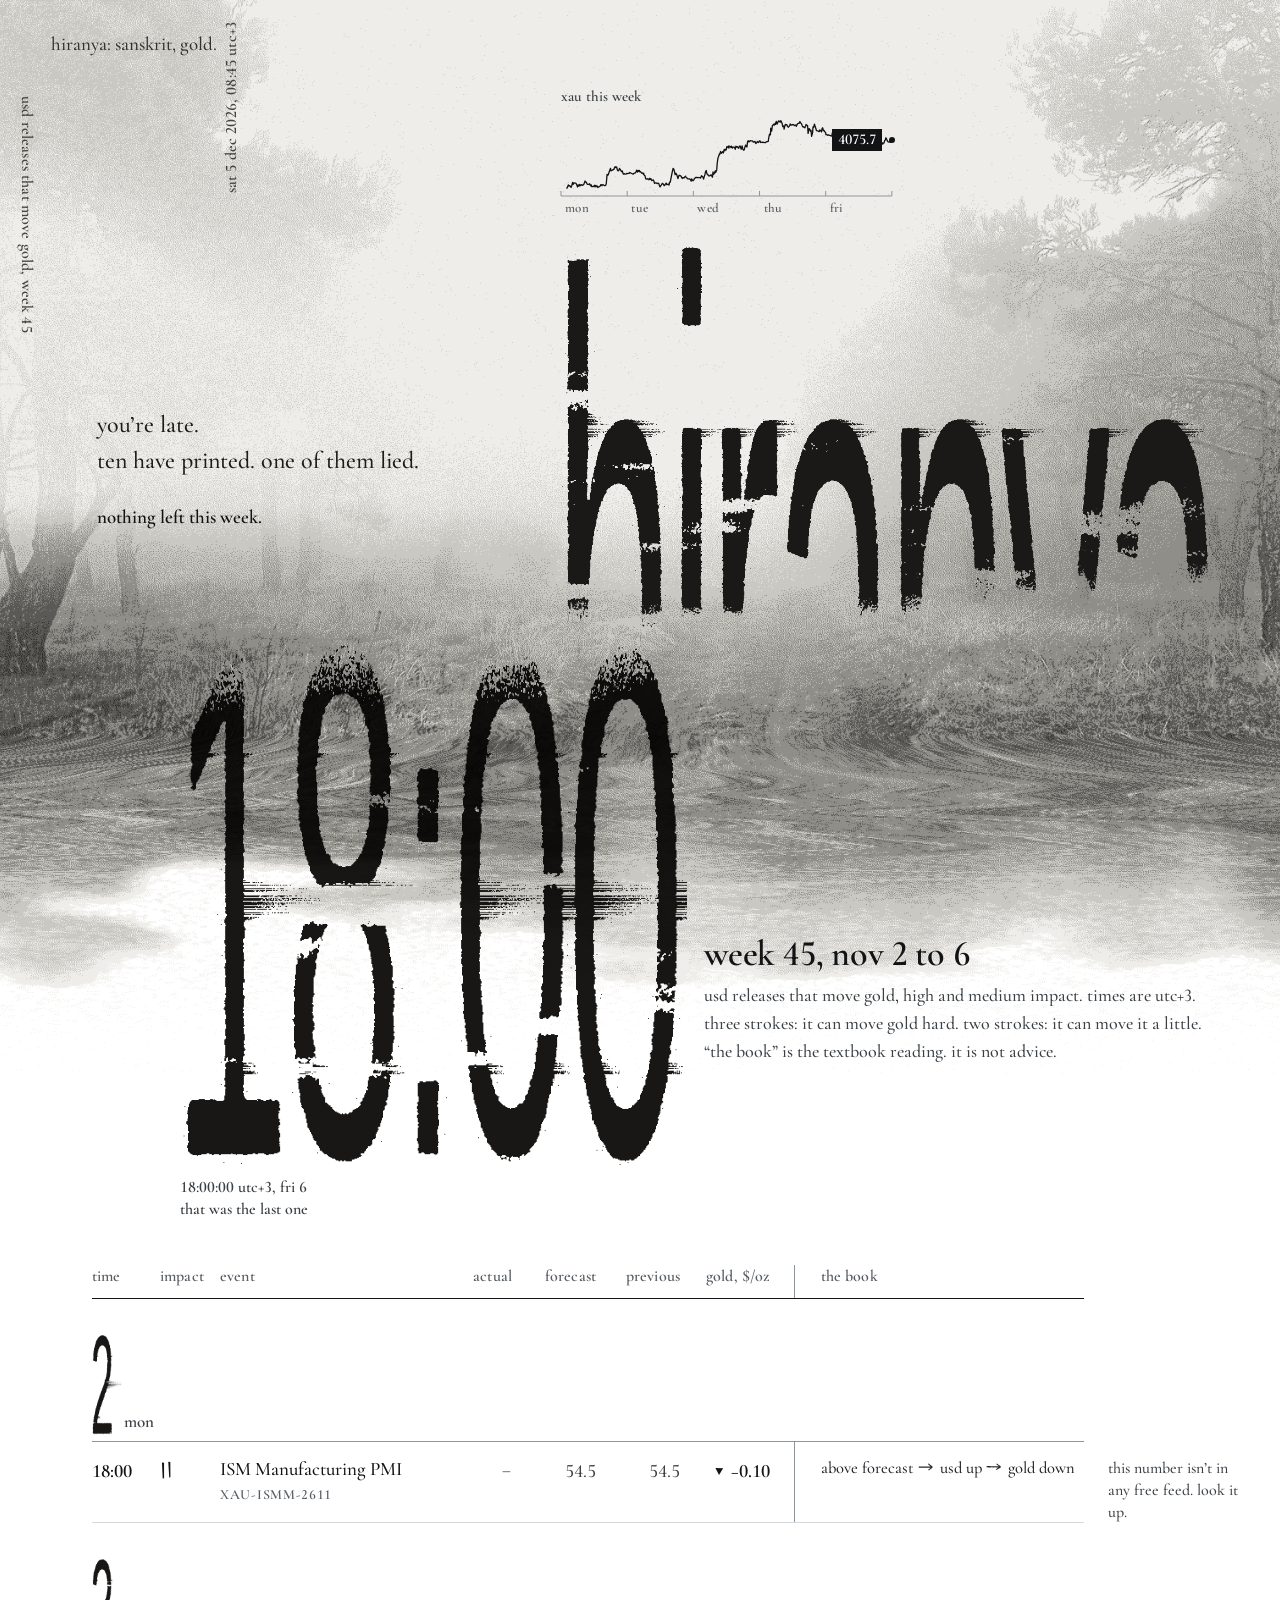
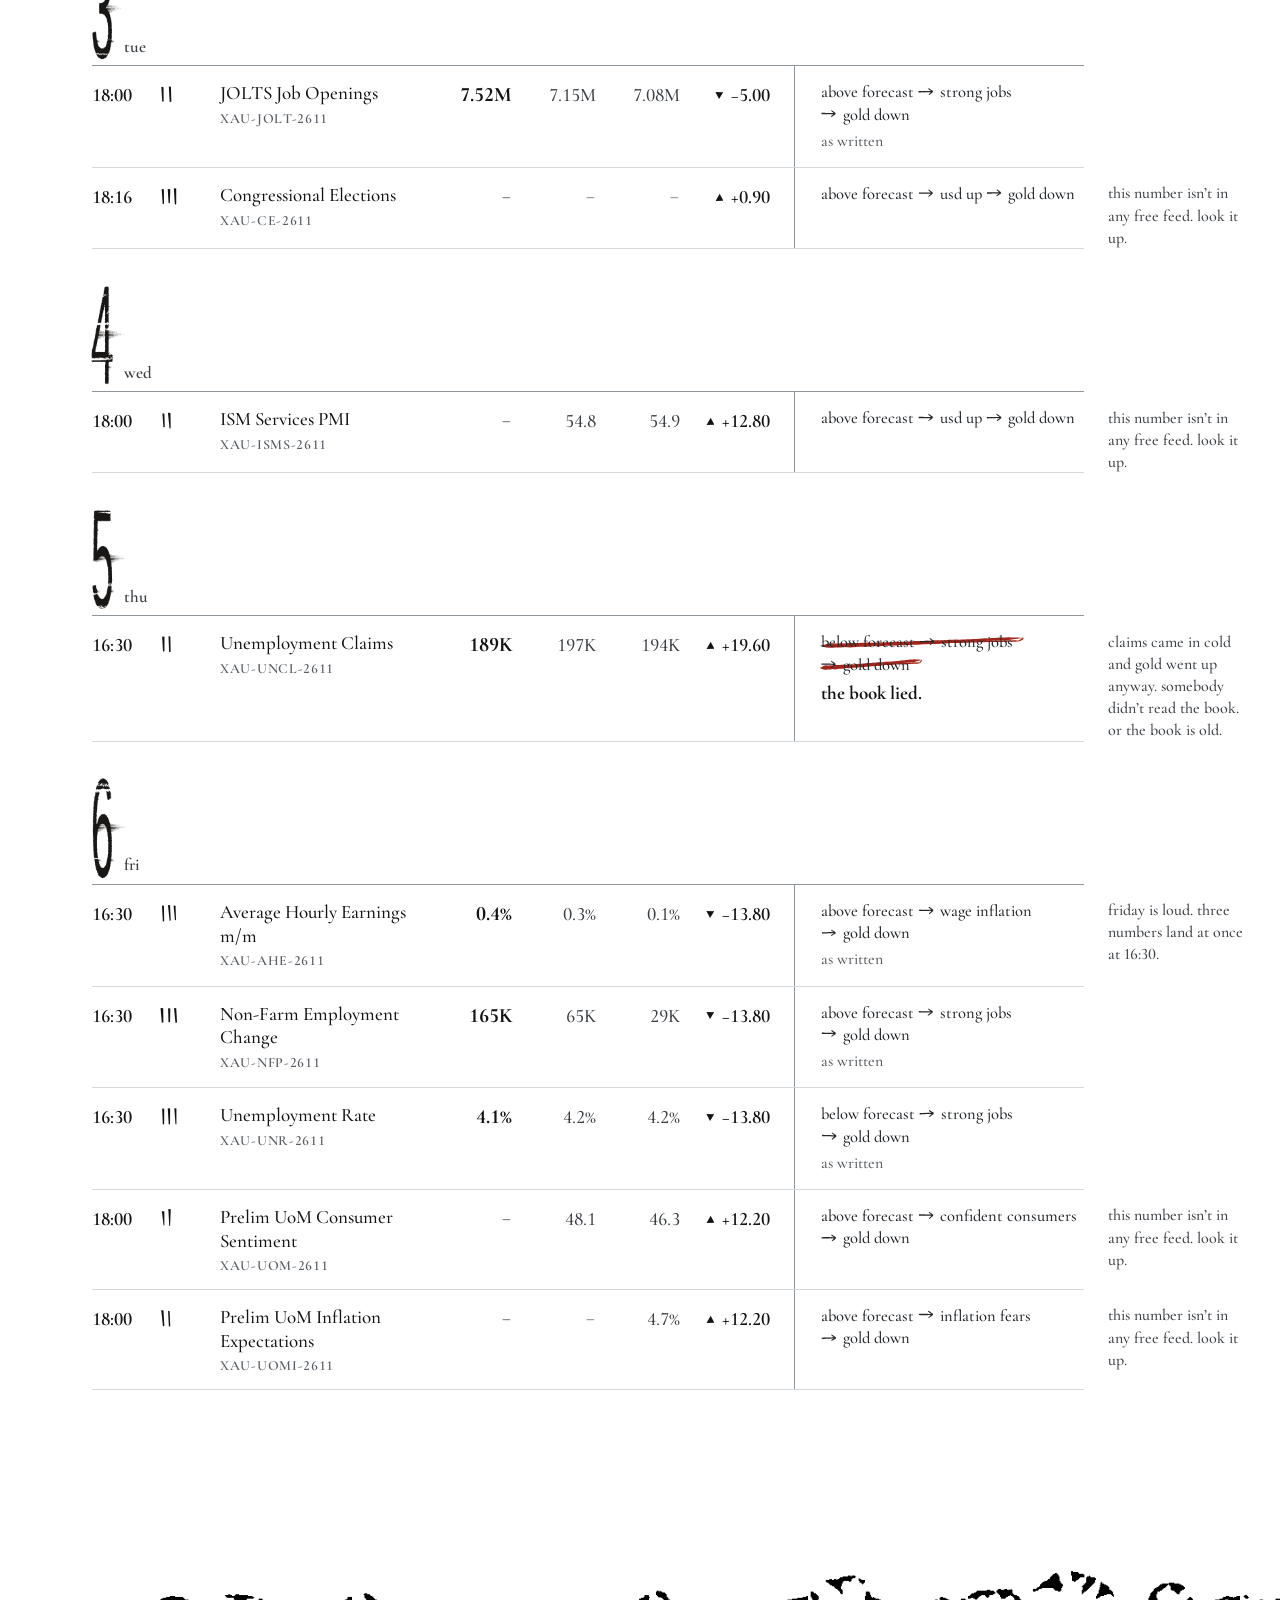
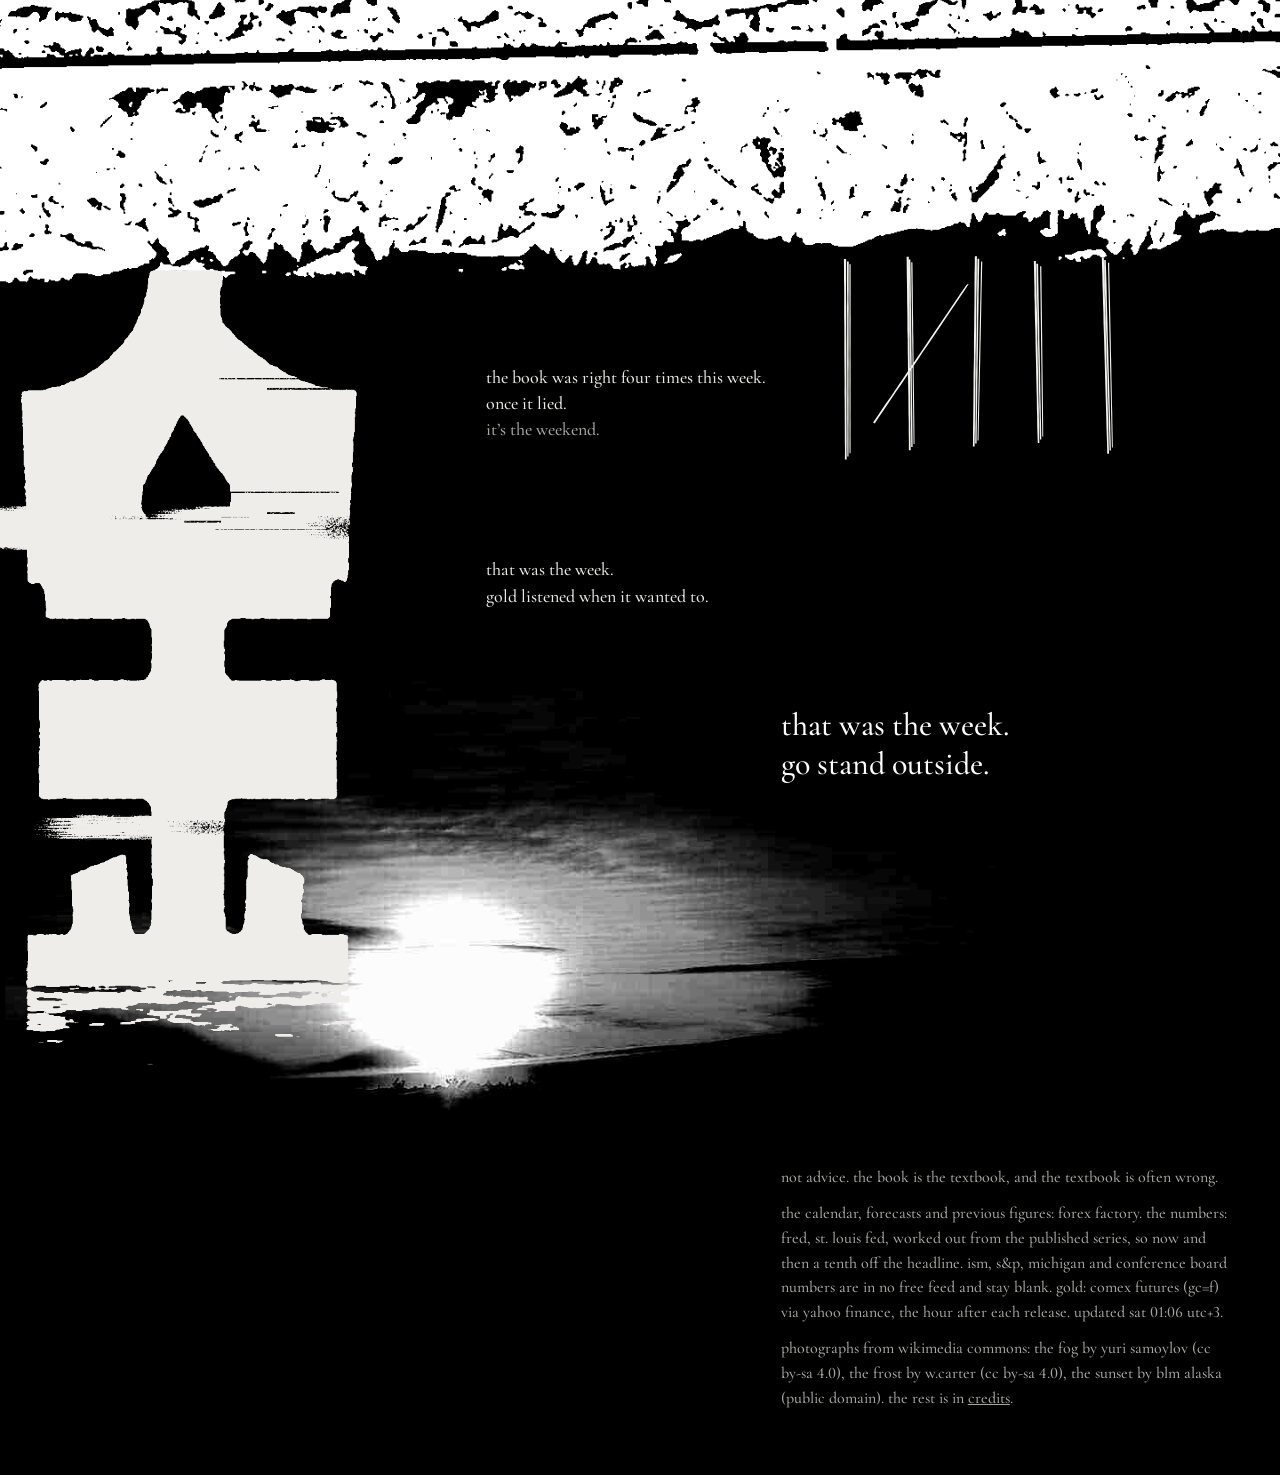
<file: docs/index.html>
<!doctype html>
<html lang="en">
<head>
<meta charset="utf-8">
<meta name="viewport" content="width=device-width, initial-scale=1">
<title>hiranya</title>
<meta name="description" content="the usd releases that move gold this week, in utc+3: the number, the forecast, what the textbook says and what gold did. it starts in fog, clears into the week, and goes under the ice after sunset.">
<link rel="preconnect" href="https://fonts.googleapis.com">
<link rel="preconnect" href="https://fonts.gstatic.com" crossorigin>
<link href="https://fonts.googleapis.com/css2?family=Cormorant+Garamond:wght@500;600;700&display=swap" rel="stylesheet">
<link rel="stylesheet" href="style.css">
<!-- the eight-rayed star: svg for the tab (it turns pale on dark tabs), ico where svg is not read,
     the worn white one for a phone's home screen -->
<link rel="icon" href="favicon.ico" sizes="32x32">
<link rel="icon" href="icon.svg" type="image/svg+xml">
<link rel="apple-touch-icon" href="apple-touch-icon.png">
</head>
<body>

<!-- the fog. the ground under the word is dragged sideways and burns out into the page. -->
<header class="fog">
  <img class="fog-photo" src="img/hero.png" width="1920" height="1400" alt="">
  <div class="mark">
    <h1><img src="img/hiranya.png" width="1200" height="1452" alt="hiranya"></h1>
    <!-- gold this week, monday 00:00 to saturday 00:00, drawn from data.json in the sky over the word -->
    <figure class="gold" role="img" aria-label="" data-gold hidden>
      <figcaption aria-hidden="true">xau this week</figcaption>
      <div class="gold-plot" aria-hidden="true">
        <svg viewBox="0 0 1000 300" preserveAspectRatio="none">
          <path class="gold-axis" d="M0,300H1000M0,300v-18M200,300v-18M400,300v-18M600,300v-18M800,300v-18M1000,300v-18"/>
          <path data-goldline d=""/>
        </svg>
        <p class="gold-now" data-xau-now><span></span></p>
      </div>
      <ol class="gold-days" aria-hidden="true"><li>mon</li><li>tue</li><li>wed</li><li>thu</li><li>fri</li></ol>
    </figure>
  </div>
  <img class="fog-front" src="img/hero-front.png" width="1920" height="1400" alt="">

  <p class="gloss">hiranya: sanskrit, gold.</p>
  <p class="side">usd releases that move gold, week <span data-week-no></span></p>
  <p class="stamp-time" aria-hidden="true"><span data-clock-long></span> utc+3</p>

  <div class="lost">
    <p data-voice-early></p>
    <p data-voice-printed></p>
    <p class="gone" data-gone hidden></p>
    <p class="count" data-count></p>
  </div>

  <!-- the next release time, set in loose copier glyphs (img/t/) -->
  <div class="bigtime" data-bigtime role="img" aria-label=""></div>
  <p class="bigtime-cap tnum" data-bigtime-cap></p>
</header>

<main class="week">
  <div class="intro">
    <h2 data-week-title>this week</h2>
    <p>usd releases that move gold, high and medium impact. times are utc+3.</p>
    <p>three strokes: it can move gold hard. two strokes: it can move it a little.</p>
    <p>“the book” is the textbook reading. it is not advice.</p>
  </div>

  <div class="cal-wrap">
    <table class="cal">
      <caption class="sr">usd economic calendar for gold this week, times in utc+3: impact, actual, forecast, previous, what gold did in dollars per ounce in the hour after, and the textbook rule for each release.</caption>
      <colgroup>
        <col class="c-time"><col class="c-imp"><col class="c-ev"><col class="c-num"><col class="c-num"><col class="c-num"><col class="c-gold"><col class="c-book"><col class="c-aside">
      </colgroup>
      <thead>
        <tr>
          <th scope="col">time</th>
          <th scope="col">impact</th>
          <th scope="col">event</th>
          <th scope="col" class="n">actual</th>
          <th scope="col" class="n">forecast</th>
          <th scope="col" class="n">previous</th>
          <th scope="col" class="n g">gold, $/oz</th>
          <th scope="col" class="bk">the book</th>
          <th scope="col" class="aside"><span class="sr">notes</span></th>
        </tr>
      </thead>
      <!-- one tbody per day, written by script.js from data.json -->
    </table>
  </div>
  <p class="empty" data-empty hidden>nothing on the calendar this week. the fog is all there is.</p>
  <noscript><p class="empty">the week is written in by javascript. without it there is only the fog.</p></noscript>
</main>

<!-- the page goes under at the frost line and stays dark. 金 stands on the same horizon as the sun. -->
<section class="night" aria-label="the week so far, and the end">
  <img class="frost" src="img/frost-line.png" width="1440" height="450"
       alt="a wire furred with hoarfrost, copied until only black and white are left: one hard black line with ice standing on it and hanging from it. above it the page is white, below it everything is dark.">

  <div class="scratched">
    <svg class="scratch" data-scratch viewBox="0 0 300 260" role="img" aria-label="" hidden><path d=""/></svg>
    <div class="tally-words">
      <p data-book-right></p>
      <p data-book-lied></p>
      <p class="dim" data-weekday-line></p>
    </div>
  </div>

  <div class="sunset">
    <img class="sun" src="img/after-sunset.jpg" width="1440" height="700"
         alt="after sunset: the sky over a low ridge gone almost black, the sun a white hole at the horizon.">
    <div class="kin-wrap">
      <img class="kin" src="img/kin-white.png" width="750" height="1310"
           alt="金, the character for gold, white and worn like a bad photocopy, hanging from the ice at the left edge, its foot on the horizon beside the sun.">
    </div>
    <p class="last" data-last></p>
    <p class="wait" data-wait></p>
  </div>

  <footer class="fine">
    <p>not advice. the book is the textbook, and the textbook is often wrong.</p>
    <p>the calendar, forecasts and previous figures: forex factory. the numbers: fred, st. louis fed, worked out from the published series, so now and then a tenth off the headline. ism, s&amp;p, michigan and conference board numbers are in no free feed and stay blank. gold: comex futures (gc=f) via yahoo finance, the hour after each release. updated <span data-updated>–</span>.</p>
    <p>photographs from wikimedia commons: the fog by yuri samoylov (cc by-sa 4.0), the frost by w.carter (cc by-sa 4.0), the sunset by blm alaska (public domain). the rest is in <a href="https://github.com/vajraniti/s88s8s8s8s8s8/blob/sssss8s8s8/docs/CREDITS.md">credits</a>.</p>
  </footer>
</section>

<script src="script.js"></script>
</body>
</html>
</file>
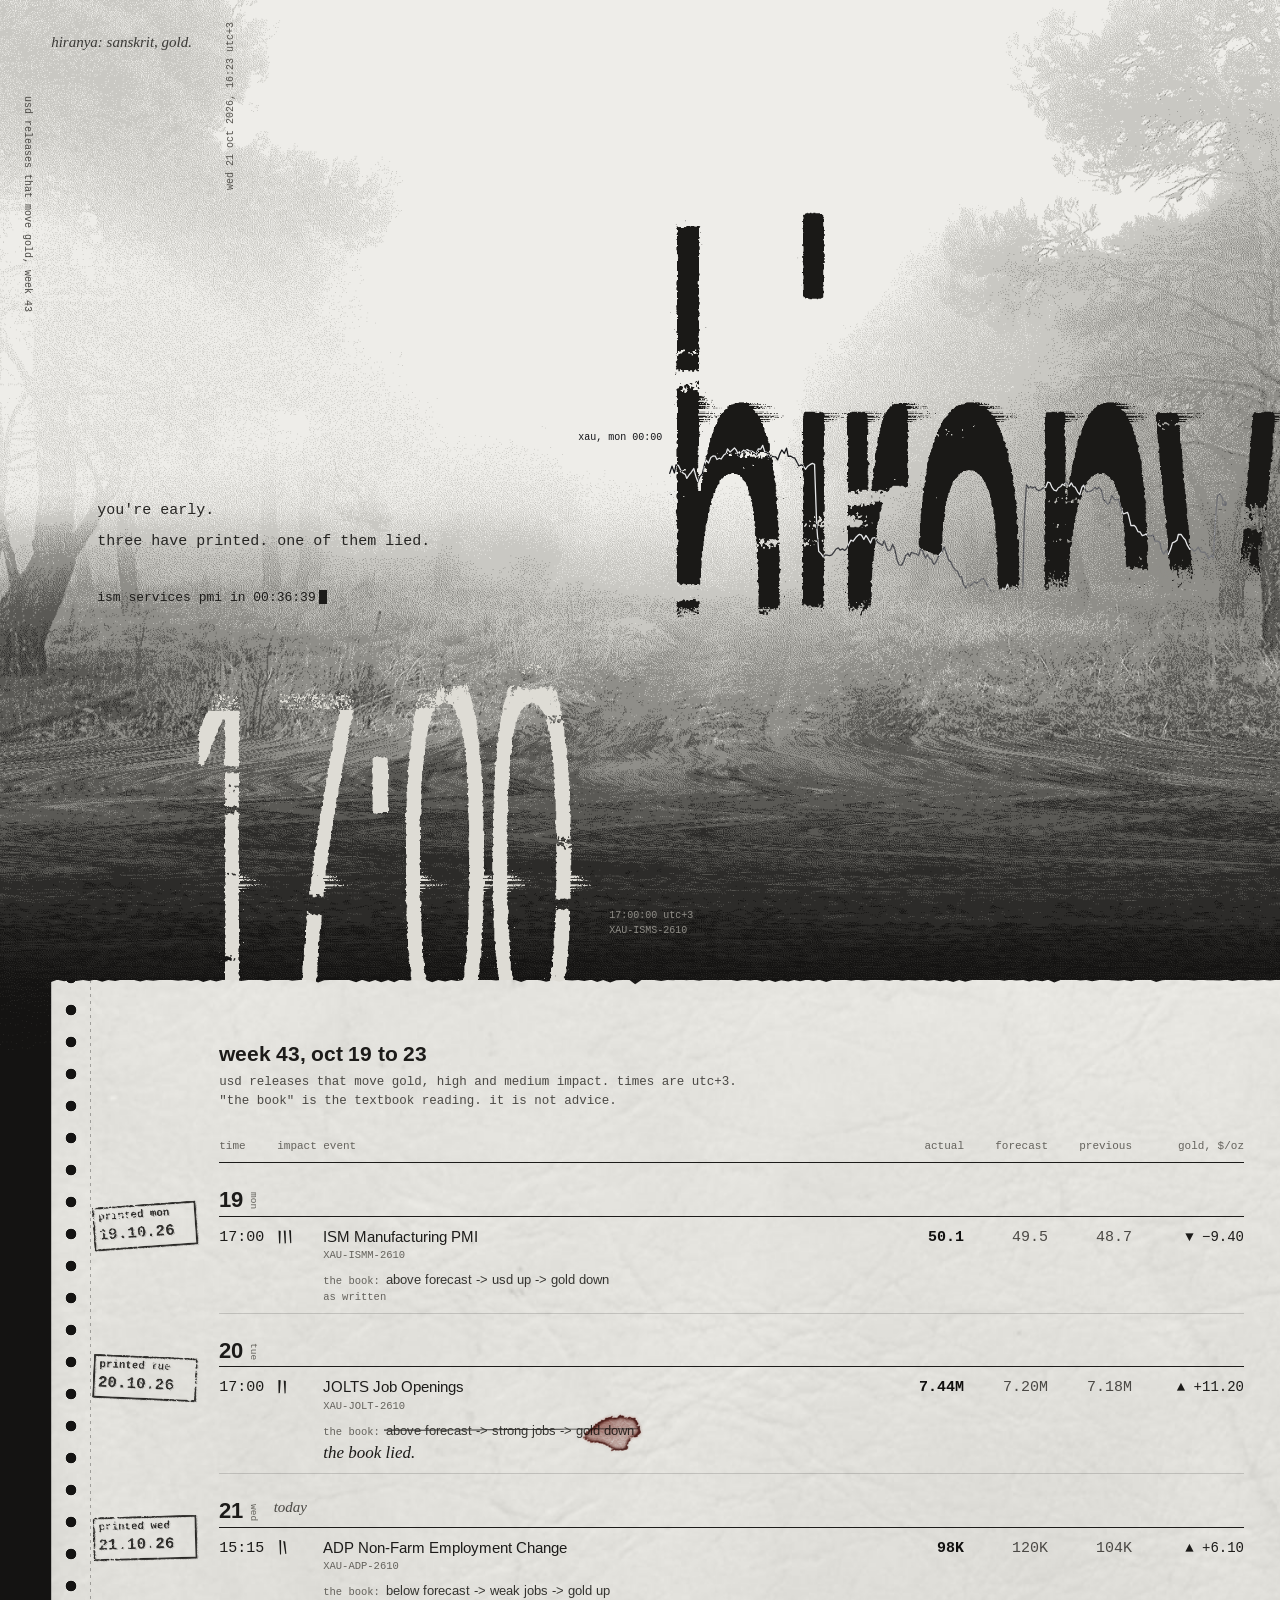
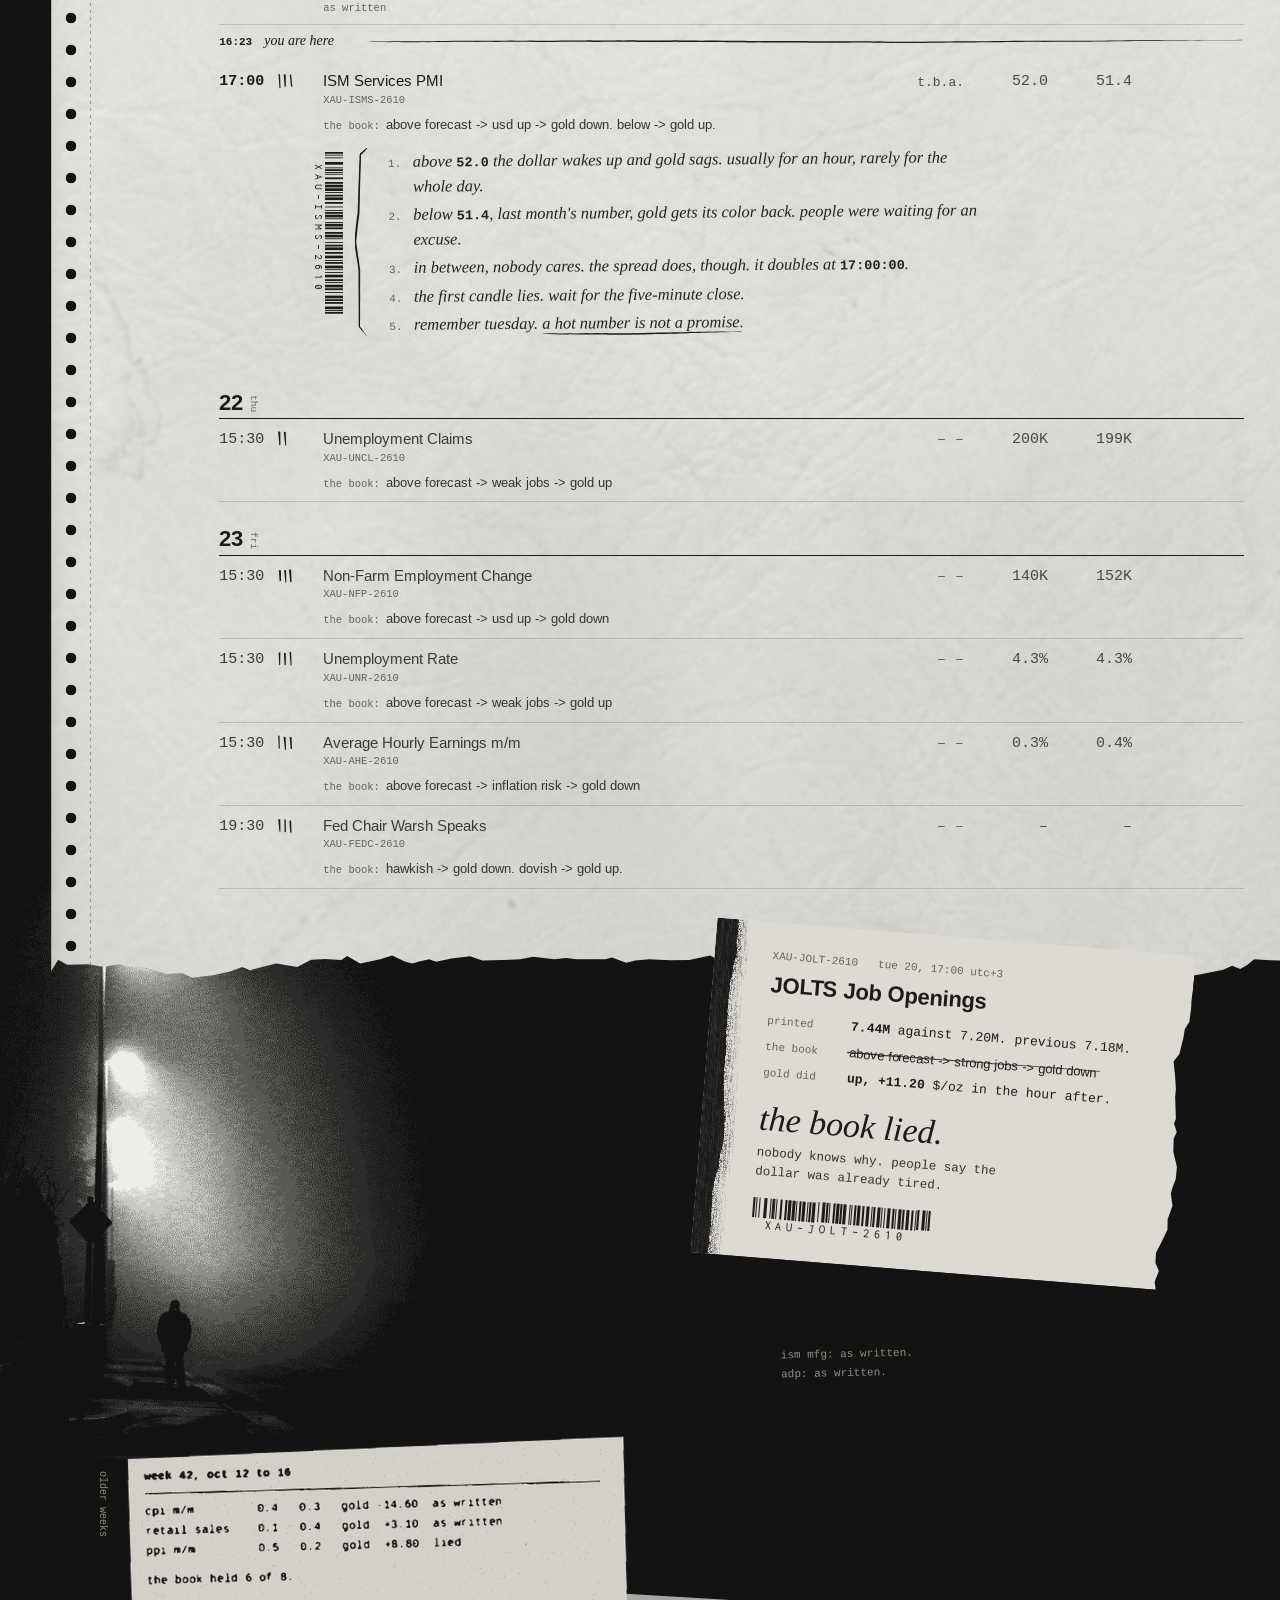
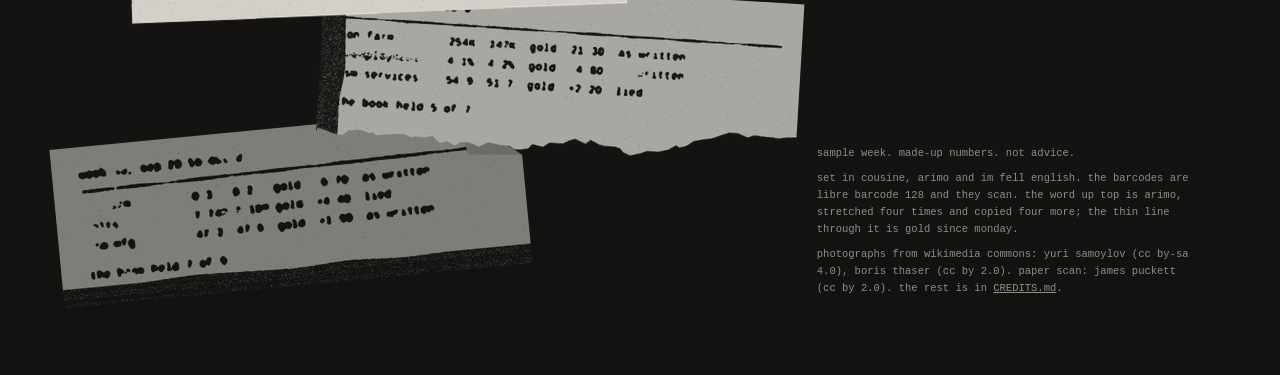
<file: sketches/a-fog/index.html>
<!doctype html>
<html lang="en">
<head>
<meta charset="utf-8">
<meta name="viewport" content="width=device-width, initial-scale=1">
<title>hiranya</title>
<meta name="description" content="usd releases that move gold, week 43: the sheet, what the book said, and what gold did. sketch A, the descent.">
<link rel="preconnect" href="https://fonts.googleapis.com">
<link rel="preconnect" href="https://fonts.gstatic.com" crossorigin>
<link href="https://fonts.googleapis.com/css2?family=Arimo:wght@400;700&family=Cousine:wght@400;700&family=IM+Fell+English:ital@0;1&family=Libre+Barcode+128+Text&display=swap" rel="stylesheet">
<link rel="stylesheet" href="style.css">
</head>
<body>

<header class="fog">
  <img class="fog-photo" src="img/hero.png" width="1920" height="1240" alt="">
  <div class="mark">
    <h1><img src="img/hiranya.png" width="1200" height="1452" alt="hiranya"></h1>
    <!-- gold this week, mon 00:00 to wed 16:23, plotted by hand across the word -->
    <svg class="goldline" viewBox="0 0 1000 1000" preserveAspectRatio="none" aria-hidden="true"><path d="M29.9,424.3 L32.8,416.7 L35.8,423.8 L37.8,415.5 L40.7,415.9 L43.7,420.9 L46.7,424.0 L49.5,425.3 L51.4,429.5 L54.4,425.7 L56.9,423.3 L60.2,419.2 L62.8,427.2 L65.2,432.7 L67.8,427.6 L70.9,424.8 L73.8,415.0 L75.9,410.6 L78.8,413.5 L81.7,407.7 L84.4,406.1 L87.2,406.2 L89.4,409.8 L92.3,408.5 L94.5,409.3 L98.0,405.2 L101.0,403.5 L102.7,398.8 L105.9,402.1 L109.1,399.6 L111.5,397.8 L113.6,399.8 L117.4,406.1 L119.2,403.3 L122.9,400.0 L124.9,401.2 L127.6,399.5 L130.6,401.1 L133.3,401.0 L136.2,402.5 L138.9,405.1 L141.4,398.7 L144.6,398.9 L147.1,395.1 L149.7,402.0 L152.4,402.3 L155.0,407.6 L157.7,406.4 L160.7,406.8 L163.4,407.0 L165.9,410.1 L169.0,403.3 L171.2,399.9 L174.2,403.5 L177.1,398.0 L179.1,406.4 L182.1,406.2 L185.5,408.0 L187.3,408.0 L190.8,413.5 L192.7,416.4 L195.9,415.4 L198.1,416.3 L201.0,420.0 L203.8,416.8 L206.5,415.2 L209.7,413.9 L212.4,414.8 L215.1,478.5 L217.6,505.4 L220.8,508.1 L223.3,511.3 L225.8,509.1 L228.1,509.4 L231.4,509.9 L234.1,509.2 L236.6,506.6 L239.5,503.0 L242.3,501.8 L244.6,504.2 L247.6,502.9 L250.3,504.5 L253.0,502.4 L255.5,498.0 L258.2,493.8 L261.1,494.9 L264.3,491.1 L267.3,488.6 L269.1,487.8 L271.5,488.6 L274.5,493.0 L277.1,488.9 L279.9,492.3 L282.9,496.7 L285.2,491.7 L288.4,491.2 M289.2,492.6 L292.0,496.1 L295.0,497.7 L297.8,499.2 L300.2,494.5 L303.4,502.2 L305.2,504.6 L308.1,504.0 L310.8,498.0 L313.6,503.8 L316.6,515.1 L318.8,519.5 L322.2,519.8 L324.8,515.6 L327.2,509.8 L330.0,507.6 L332.2,510.6 L334.4,506.6 L337.9,507.5 L340.8,508.1 L343.5,509.8 L345.7,502.9 L348.7,505.4 L352.2,512.5 L354.5,509.1 L357.2,512.7 L359.6,513.7 L362.7,519.2 L365.6,516.3 L368.1,511.6 L370.4,508.3 L373.4,505.4 L375.7,501.0 L378.6,507.9 L381.6,515.0 L384.0,516.4 L386.8,521.5 L390.1,525.6 L392.3,525.7 L395.3,532.0 L397.6,531.9 L400.1,540.1 L403.2,543.7 L405.8,539.0 L407.9,542.0 L410.9,539.5 L413.9,537.1 L417.3,538.8 L419.3,537.1 L422.2,534.4 L425.1,533.9 L427.7,536.8 L430.2,540.9 L433.7,545.7 L436.3,547.2 L437.7,546.7 L441.6,547.2 L444.1,550.8 L447.0,548.8 L449.4,543.8 L452.4,546.4 L455.5,539.7 L458.1,545.9 L460.9,548.4 L463.3,545.5 L466.0,543.0 L468.7,545.7 L470.7,547.6 L474.6,549.8 L476.7,472.2 L479.4,436.3 L482.1,439.5 L484.9,438.0 L486.7,439.7 L490.2,438.4 L492.4,441.2 L495.3,442.2 L497.7,441.4 L500.4,439.5 L504.0,438.5 L506.3,433.3 L509.2,434.2 L511.8,439.1 L514.2,441.8 L517.1,442.5 L519.6,439.2 L522.7,437.9 L524.7,435.5 L528.1,437.2 M527.3,435.2 L530.4,433.2 L533.3,437.7 L536.0,434.2 L538.5,437.9 L540.7,438.6 L544.0,443.7 L546.6,446.2 L549.3,438.7 L551.5,436.6 L554.7,443.4 L557.8,443.2 L560.3,442.7 L562.7,441.5 L565.7,438.7 L568.2,440.7 L571.0,438.8 L573.9,441.9 L576.5,451.6 L579.1,453.6 L581.9,456.5 L584.2,454.8 L586.9,447.5 L590.1,451.4 L592.4,451.9 L595.6,451.1 L597.4,457.5 L601.2,466.3 L603.5,465.9 L606.8,464.9 L608.1,467.9 L611.1,478.7 L614.9,478.3 L617.2,480.1 L619.9,484.8 L622.6,485.3 L625.3,489.0 L628.2,488.4 L630.3,487.3 L633.4,489.5 L636.6,489.4 L638.9,488.3 L641.4,494.9 L644.3,494.7 L647.4,496.0 L649.7,504.6 L652.4,508.4 L655.3,504.5 L658.2,508.8 L661.1,503.1 L663.3,496.7 L666.2,495.6 L669.1,493.8 L670.8,487.9 L674.2,487.7 L677.1,491.3 L679.6,493.6 L682.1,499.0 L685.3,503.4 L688.2,502.8 L690.5,505.3 L693.1,504.0 L695.9,501.1 L699.2,506.0 L701.8,506.4 L704.1,506.4 L706.4,508.8 L709.1,513.5 L712.1,509.3 L714.9,512.1 L717.8,469.6 L720.0,448.1 L723.1,445.5 L726.0,449.4 L728.0,455.3"/></svg>
    <p class="xau-from" aria-hidden="true">xau, mon 00:00</p>
    <p class="xau-now" aria-hidden="true"></p>
  </div>
  <img class="fog-front" src="img/hero-front.png" width="1920" height="1240" alt="">

  <p class="gloss">hiranya: sanskrit, <i>gold</i>.</p>
  <p class="side">usd releases that move gold, week 43</p>
  <p class="stamp-time" aria-hidden="true">wed 21 oct 2026, 16:23 utc+3</p>

  <div class="lost">
    <p>you're early.</p>
    <p>three have printed. one of them lied.</p>
    <p class="count"><span data-count-line>ism services pmi in <span data-countdown>00:36:41</span></span><b class="cursor" aria-hidden="true"></b></p>
  </div>

  <img class="t1700" src="img/seventeen.png" width="620" height="699" alt="">
  <p class="t1700-cap">17:00:00 utc+3<br>XAU-ISMS-2610</p>
</header>

<main class="sheet-zone">
  <div class="sheet">
    <div class="feed" aria-hidden="true"></div>
    <div class="sheet-head">
      <h2 class="wk">week 43, oct 19 to 23</h2>
      <p class="what">usd releases that move gold, high and medium impact. times are utc+3.<br>"the book" is the textbook reading. it is not advice.</p>
    </div>

    <table class="cal">
      <colgroup>
        <col class="c-time"><col class="c-imp"><col class="c-ev"><col class="c-num"><col class="c-num"><col class="c-num"><col class="c-gold"><col class="c-book">
      </colgroup>
      <thead>
        <tr><th>time</th><th class="l">impact</th><th class="l">event</th><th>actual</th><th>forecast</th><th>previous</th><th class="gh">gold, $/oz</th><th class="l bkh">the book</th></tr>
      </thead>
      <tbody>
        <tr class="day"><th colspan="8"><span class="dnum">19</span><span class="dname">mon</span></th></tr>
        <tr class="row out">
          <td class="t"><img class="stamp" src="img/stamp-mon.png" width="200" height="88" alt="stamped: printed mon 19.10.26" style="--r:-4deg; --y:-15px">17:00</td>
          <td class="imp" aria-label="high impact"><svg class="tally" viewBox="0 0 18 16" aria-hidden="true"><path d="M1.56,1.61 L3.68,1.91 L3.25,14.35 L2.08,14.55Z M6.76,1.49 L8.67,1.79 L8.91,14.36 L7.72,14.56Z M12.09,1.12 L14.00,1.42 L14.28,13.98 L13.23,14.18Z"/></svg></td>
          <td class="ev">ISM Manufacturing PMI<small>XAU-ISMM-2610</small></td>
          <td class="n a" data-l="actual">50.1</td><td class="n" data-l="forecast">49.5</td><td class="n" data-l="previous">48.7</td>
          <td class="n g" data-l="gold, $/oz">&#9660; &minus;9.40</td>
          <td class="bk">above forecast -&gt; usd up -&gt; gold down<span class="vd">as written</span></td>
        </tr>

        <tr class="day"><th colspan="8"><span class="dnum">20</span><span class="dname">tue</span></th></tr>
        <tr class="row out lied">
          <td class="t"><img class="stamp" src="img/stamp-tue.png" width="200" height="88" alt="stamped: printed tue 20.10.26" style="--r:2.5deg; --y:-13px">17:00</td>
          <td class="imp" aria-label="medium impact"><svg class="tally" viewBox="0 0 18 16" aria-hidden="true"><path d="M1.40,0.94 L3.73,1.24 L2.85,14.01 L1.57,14.21Z M6.72,1.59 L8.85,1.89 L8.62,14.33 L7.57,14.53Z"/></svg></td>
          <td class="ev">JOLTS Job Openings<small>XAU-JOLT-2610</small></td>
          <td class="n a" data-l="actual">7.44M</td><td class="n" data-l="forecast">7.20M</td><td class="n" data-l="previous">7.18M</td>
          <td class="n g" data-l="gold, $/oz">&#9650; +11.20</td>
          <td class="bk">
            <span class="struck"><del>above forecast -&gt; strong jobs -&gt; gold down</del><img class="stain" src="img/stain-jolts.png" width="94" height="60" alt=""></span>
            <span class="lie">the book lied.</span>
          </td>
        </tr>

        <tr class="day today"><th colspan="8"><span class="dnum">21</span><span class="dname">wed</span><span class="dnote">today</span></th></tr>
        <tr class="row out">
          <td class="t"><img class="stamp" src="img/stamp-wed.png" width="200" height="88" alt="stamped: printed wed 21.10.26" style="--r:-1.5deg; --y:-14px">15:15</td>
          <td class="imp" aria-label="medium impact"><svg class="tally" viewBox="0 0 18 16" aria-hidden="true"><path d="M2.32,-0.08 L4.11,0.22 L4.05,14.39 L2.98,14.59Z M6.22,1.08 L8.17,1.38 L9.38,13.81 L8.33,14.01Z"/></svg></td>
          <td class="ev">ADP Non-Farm Employment Change<small>XAU-ADP-2610</small></td>
          <td class="n a" data-l="actual">98K</td><td class="n" data-l="forecast">120K</td><td class="n" data-l="previous">104K</td>
          <td class="n g" data-l="gold, $/oz">&#9650; +6.10</td>
          <td class="bk">below forecast -&gt; weak jobs -&gt; gold up<span class="vd">as written</span></td>
        </tr>
        <tr class="now"><td colspan="8"><span class="now-t">16:23</span><span class="now-w">you are here</span>
          <svg class="now-line" viewBox="0 0 1012 10" preserveAspectRatio="none" aria-hidden="true"><path d="M-0.0,6.2 L5.6,6.2 L11.3,6.2 L16.9,6.2 L22.6,6.3 L28.3,6.2 L33.9,6.2 L39.6,6.3 L45.2,6.3 L50.9,6.3 L56.6,6.3 L62.2,6.2 L67.8,6.3 L73.5,6.2 L79.2,6.2 L84.9,6.0 L90.5,6.0 L96.2,5.9 L101.9,5.9 L107.6,5.8 L113.2,5.9 L118.9,5.9 L124.5,6.0 L130.2,5.9 L135.9,5.9 L141.6,5.9 L147.2,6.0 L152.8,5.9 L158.5,5.8 L164.2,5.8 L169.8,5.8 L175.5,5.9 L181.2,5.9 L186.9,5.9 L192.6,6.0 L198.2,6.0 L203.9,6.0 L209.5,6.0 L215.2,6.0 L220.8,5.9 L226.5,5.9 L232.2,5.9 L237.9,5.9 L243.5,5.9 L249.1,5.9 L254.8,5.9 L260.4,6.0 L266.1,6.0 L271.7,5.9 L277.3,5.9 L282.9,5.9 L288.6,5.9 L294.3,5.9 L299.9,5.8 L306.0,5.8 L312.0,6.0 L318.0,6.0 L324.1,6.0 L330.1,6.0 L336.1,6.0 L342.2,6.0 L348.2,6.0 L354.2,5.9 L360.3,6.0 L366.3,6.1 L372.4,6.1 L378.4,6.1 L384.4,6.2 L390.5,6.2 L396.5,6.2 L402.6,6.2 L408.7,6.2 L414.7,6.3 L420.8,6.4 L426.8,6.3 L432.9,6.4 L438.9,6.6 L444.9,6.6 L450.9,6.5 L457.0,6.6 L463.0,6.6 L469.0,6.6 L475.1,6.6 L481.2,6.6 L487.1,6.6 L493.1,6.7 L499.1,6.7 L505.1,6.8 L511.1,6.9 L517.2,6.9 L523.2,7.0 L529.3,7.0 L535.3,7.0 L541.4,6.9 L547.6,7.0 L553.6,6.9 L559.6,6.8 L565.6,6.8 L571.7,6.8 L577.8,6.8 L583.8,7.0 L589.8,6.9 L595.9,7.0 L601.9,7.2 L608.0,7.2 L613.9,7.3 L620.0,7.3 L627.3,7.2 L634.7,7.2 L642.1,7.1 L649.5,7.0 L656.8,6.9 L664.2,6.9 L671.6,6.8 L678.9,6.7 L686.3,6.6 L693.6,6.7 L700.9,6.6 L708.2,6.5 L715.6,6.5 L722.9,6.4 L730.4,6.3 L737.7,6.2 L745.1,6.1 L752.5,6.0 L759.9,5.9 L767.2,5.9 L774.5,5.9 L781.9,6.0 L789.3,5.9 L796.7,5.9 L804.0,5.8 L811.4,5.9 L818.7,5.8 L826.1,5.8 L833.5,5.7 L840.8,5.6 L848.2,5.6 L855.5,5.5 L862.9,5.4 L870.2,5.3 L877.6,5.2 L885.0,5.0 L892.3,5.1 L899.7,5.0 L907.0,5.0 L914.3,4.9 L921.7,4.8 L929.1,4.7 L936.4,4.7 L943.7,4.6 L951.1,4.5 L958.5,4.4 L965.8,4.3 L973.2,4.2 L980.5,4.3 L987.9,4.2 L995.2,4.2 L1002.6,4.2 L1010.0,4.1 L1010.0,3.7 L1002.6,3.8 L995.2,3.8 L987.9,3.8 L980.5,3.9 L973.2,3.8 L965.8,3.9 L958.5,4.0 L951.1,4.1 L943.7,4.2 L936.4,4.3 L929.1,4.3 L921.7,4.3 L914.3,4.3 L907.0,4.3 L899.7,4.2 L892.3,4.3 L885.0,4.2 L877.6,4.3 L870.2,4.4 L862.9,4.4 L855.5,4.5 L848.2,4.7 L840.8,4.6 L833.4,4.7 L826.1,4.7 L818.7,4.7 L811.4,4.8 L804.0,4.7 L796.7,4.7 L789.3,4.7 L781.9,4.8 L774.5,4.7 L767.2,4.7 L759.9,4.7 L752.5,4.8 L745.1,4.8 L737.7,4.9 L730.4,5.0 L722.9,5.1 L715.6,5.2 L708.2,5.2 L700.9,5.3 L693.6,5.3 L686.3,5.3 L678.9,5.3 L671.6,5.5 L664.2,5.5 L656.8,5.6 L649.5,5.6 L642.1,5.7 L634.7,5.7 L627.3,5.7 L620.0,5.8 L614.0,5.8 L608.0,5.7 L601.9,5.7 L595.9,5.5 L589.8,5.4 L583.8,5.5 L577.8,5.3 L571.7,5.3 L565.6,5.3 L559.6,5.3 L553.6,5.3 L547.5,5.4 L541.4,5.4 L535.3,5.4 L529.3,5.4 L523.2,5.4 L517.2,5.3 L511.1,5.2 L505.1,5.1 L499.2,5.1 L493.2,5.1 L487.2,5.0 L481.2,4.9 L475.1,5.0 L469.0,5.0 L463.0,5.0 L457.0,4.9 L450.9,4.9 L444.9,5.0 L438.9,5.0 L432.9,4.8 L426.8,4.7 L420.8,4.7 L414.7,4.7 L408.7,4.6 L402.6,4.5 L396.5,4.5 L390.5,4.5 L384.5,4.6 L378.4,4.4 L372.4,4.4 L366.3,4.5 L360.3,4.4 L354.3,4.3 L348.2,4.4 L342.1,4.4 L336.1,4.5 L330.1,4.5 L324.1,4.5 L318.0,4.5 L312.0,4.4 L306.0,4.3 L299.9,4.3 L294.2,4.4 L288.6,4.3 L282.9,4.4 L277.3,4.4 L271.7,4.4 L266.0,4.5 L260.4,4.5 L254.8,4.3 L249.1,4.4 L243.5,4.4 L237.9,4.4 L232.2,4.5 L226.5,4.5 L220.8,4.5 L215.2,4.6 L209.5,4.6 L203.9,4.6 L198.2,4.6 L192.6,4.6 L186.9,4.5 L181.2,4.6 L175.5,4.6 L169.8,4.6 L164.2,4.5 L158.5,4.6 L152.8,4.7 L147.2,4.8 L141.6,4.7 L135.9,4.7 L130.2,4.7 L124.5,4.8 L118.9,4.7 L113.2,4.7 L107.6,4.6 L101.9,4.8 L96.2,4.8 L90.5,4.9 L84.8,5.0 L79.2,5.1 L73.5,5.2 L67.8,5.3 L62.2,5.3 L56.6,5.3 L50.9,5.4 L45.2,5.4 L39.6,5.4 L33.9,5.4 L28.3,5.4 L22.6,5.5 L16.9,5.5 L11.3,5.5 L5.6,5.6 L-0.0,5.8Z"/></svg></td></tr>
        <tr class="row next" id="XAU-ISMS-2610">
          <td class="t">17:00</td>
          <td class="imp" aria-label="high impact"><svg class="tally" viewBox="0 0 18 16" aria-hidden="true"><path d="M1.52,1.11 L3.02,1.41 L3.55,14.95 L2.45,15.15Z M6.70,1.27 L8.66,1.57 L8.94,13.48 L7.59,13.68Z M12.69,1.46 L14.13,1.76 L15.34,13.53 L14.06,13.73Z"/></svg></td>
          <td class="ev">ISM Services PMI<small>XAU-ISMS-2610</small></td>
          <td class="n a tba" data-l="actual">t.b.a.</td><td class="n" data-l="forecast">52.0</td><td class="n" data-l="previous">51.4</td>
          <td class="n g" data-l="gold, $/oz"></td>
          <td class="bk">above forecast -&gt; usd up -&gt; gold down. below -&gt; gold up.</td>
        </tr>
        <tr class="playbook">
          <td colspan="8">
            <div class="pb">
              <p class="pb-bar" aria-hidden="true">ÌXAU-ISMS-2610OÎ</p>
              <svg class="bracket" viewBox="0 0 16 174" preserveAspectRatio="none" aria-hidden="true"><path d="M13.8,-0.3 L13.1,0.0 L12.6,0.4 L12.0,0.7 L11.4,1.1 L10.8,1.6 L10.2,2.1 L9.8,2.4 L9.3,2.6 L8.6,3.0 L8.0,3.6 L7.5,3.9 L7.1,4.1 L6.6,4.4 L5.8,5.0 L5.2,6.4 L5.1,10.1 L4.9,13.6 L4.7,17.2 L4.6,21.0 L4.4,24.6 L4.3,28.3 L4.1,32.0 L3.9,35.6 L3.8,39.3 L3.6,42.8 L3.5,46.5 L3.4,50.1 L3.2,53.7 L3.1,57.3 L2.9,60.3 L2.5,61.9 L2.2,63.7 L1.9,65.4 L1.7,67.2 L1.4,69.0 L1.1,70.6 L0.9,72.5 L0.7,74.4 L0.4,76.0 L0.2,77.8 L-0.1,79.6 L-0.3,81.4 L-0.5,83.1 L-0.9,84.8 L-0.8,86.7 L-0.5,88.6 L-0.2,90.4 L0.2,92.2 L0.5,94.0 L0.9,95.7 L1.3,97.5 L1.5,99.2 L2.0,101.1 L2.4,102.8 L2.7,104.7 L3.0,106.5 L3.3,108.3 L3.6,110.2 L4.0,111.9 L4.0,114.6 L4.0,118.2 L4.0,121.5 L4.0,125.0 L4.0,128.4 L4.1,131.9 L4.1,135.4 L4.1,138.9 L4.1,142.4 L4.2,145.9 L4.2,149.4 L4.2,152.9 L4.2,156.3 L4.2,159.8 L4.2,163.3 L4.7,164.6 L5.5,165.3 L6.1,165.8 L6.6,166.2 L7.2,166.8 L7.8,167.3 L8.4,167.8 L9.0,168.3 L9.5,168.7 L10.1,169.2 L10.6,169.9 L11.2,170.3 L11.7,170.9 L12.3,171.6 L12.8,172.1 L13.2,171.7 L12.6,171.2 L12.0,170.6 L11.5,170.0 L11.0,169.5 L10.4,168.9 L9.9,168.3 L9.5,167.8 L9.0,167.2 L8.5,166.6 L8.0,166.0 L7.5,165.3 L6.9,164.9 L6.3,164.3 L5.9,163.9 L5.7,163.2 L5.7,159.8 L5.8,156.3 L5.8,152.9 L5.8,149.4 L5.8,145.9 L5.8,142.4 L5.9,138.9 L5.9,135.4 L5.9,131.9 L5.8,128.4 L5.9,125.0 L5.9,121.5 L5.9,118.2 L5.9,114.6 L5.9,111.7 L5.5,109.8 L5.2,108.0 L4.9,106.1 L4.6,104.4 L4.3,102.4 L3.9,100.7 L3.5,98.8 L3.3,97.1 L3.0,95.3 L2.6,93.6 L2.3,91.8 L2.0,90.0 L1.7,88.3 L1.4,86.5 L1.4,85.0 L1.7,83.5 L1.9,81.6 L2.1,79.9 L2.4,78.2 L2.6,76.3 L2.8,74.6 L3.1,72.8 L3.3,71.0 L3.6,69.3 L3.8,67.5 L4.2,65.8 L4.4,64.1 L4.7,62.3 L5.0,60.5 L5.2,57.4 L5.3,53.8 L5.4,50.1 L5.5,46.5 L5.6,42.9 L5.7,39.4 L5.8,35.7 L5.9,32.1 L6.1,28.4 L6.2,24.7 L6.4,21.1 L6.6,17.3 L6.7,13.7 L6.8,10.1 L6.9,6.5 L7.1,6.0 L7.4,5.9 L7.9,5.6 L8.5,5.2 L9.1,4.7 L9.5,4.1 L10.0,3.8 L10.5,3.5 L11.1,3.1 L11.6,2.5 L12.1,2.0 L12.6,1.6 L13.1,1.1 L13.6,0.7 L14.1,0.1Z"/></svg>
              <ol>
                <li>above <span class="fig">52.0</span> the dollar wakes up and gold sags. usually for an hour, rarely for the whole day.</li>
                <li>below <span class="fig">51.4</span>, last month's number, gold gets its color back. people were waiting for an excuse.</li>
                <li>in between, nobody cares. the spread does, though. it doubles at <span class="fig">17:00:00</span>.</li>
                <li>the first candle lies. wait for the five-minute close.</li>
                <li>remember tuesday. <span class="u">a hot number is not a promise.<svg viewBox="0 0 152 8" preserveAspectRatio="none" aria-hidden="true"><path d="M0.0,4.1 L2.5,4.4 L4.8,4.5 L7.2,4.6 L9.5,4.7 L11.8,5.0 L14.3,5.2 L16.7,5.3 L19.0,5.2 L21.4,5.1 L23.7,5.4 L26.1,5.5 L28.5,5.4 L30.8,5.3 L33.1,5.3 L35.4,5.4 L37.8,5.5 L40.2,5.4 L42.4,5.5 L44.9,5.7 L47.3,5.7 L49.6,5.9 L52.0,6.1 L54.4,6.1 L56.8,6.2 L59.2,6.1 L61.5,6.2 L64.0,6.1 L66.4,6.1 L68.7,6.1 L71.3,6.2 L74.0,6.0 L76.7,6.0 L79.4,5.8 L82.1,5.7 L84.8,5.6 L87.5,5.4 L90.2,5.5 L93.0,5.5 L95.7,5.3 L98.4,5.3 L101.1,5.3 L103.9,5.1 L106.7,5.1 L109.4,4.7 L112.2,4.6 L114.9,4.6 L117.6,4.5 L120.3,4.4 L122.9,4.4 L125.6,4.1 L128.3,4.2 L130.9,4.0 L133.6,4.0 L136.4,3.8 L139.1,3.8 L141.8,3.7 L144.6,3.8 L147.3,3.7 L150.1,3.7 L150.1,3.2 L147.3,3.2 L144.6,3.3 L141.8,3.2 L139.1,3.3 L136.4,3.0 L133.6,3.0 L130.9,2.9 L128.3,3.0 L125.6,2.9 L122.9,3.0 L120.3,3.0 L117.5,3.0 L114.9,3.1 L112.1,3.0 L109.3,3.1 L106.6,3.4 L103.9,3.4 L101.1,3.5 L98.4,3.5 L95.6,3.5 L92.9,3.7 L90.2,3.7 L87.4,3.6 L84.7,3.7 L82.1,3.8 L79.3,3.9 L76.6,4.0 L73.9,4.1 L71.3,4.2 L68.8,4.1 L66.4,4.1 L64.0,4.1 L61.5,4.1 L59.2,4.0 L56.8,4.1 L54.4,4.0 L52.1,4.1 L49.8,3.9 L47.4,3.8 L45.0,3.8 L42.5,3.6 L40.2,3.6 L37.8,3.7 L35.5,3.7 L33.1,3.6 L30.7,3.7 L28.4,3.8 L26.1,4.0 L23.8,3.9 L21.4,3.6 L19.0,3.7 L16.6,3.9 L14.3,3.9 L12.0,3.7 L9.6,3.5 L7.2,3.5 L4.8,3.5 L2.5,3.6 L0.1,3.6Z"/></svg></span></li>
              </ol>
            </div>
          </td>
        </tr>

        <tr class="day later"><th colspan="8"><span class="dnum">22</span><span class="dname">thu</span></th></tr>
        <tr class="row later">
          <td class="t">15:30</td>
          <td class="imp" aria-label="medium impact"><svg class="tally" viewBox="0 0 18 16" aria-hidden="true"><path d="M1.13,0.54 L3.31,0.84 L3.43,14.09 L2.31,14.29Z M6.72,0.81 L8.69,1.11 L9.23,14.54 L8.33,14.74Z"/></svg></td>
          <td class="ev">Unemployment Claims<small>XAU-UNCL-2610</small></td>
          <td class="n a" data-l="actual">&ndash; &ndash;</td><td class="n" data-l="forecast">200K</td><td class="n" data-l="previous">199K</td>
          <td class="n g" data-l="gold, $/oz"></td>
          <td class="bk">above forecast -&gt; weak jobs -&gt; gold up</td>
        </tr>

        <tr class="day later"><th colspan="8"><span class="dnum">23</span><span class="dname">fri</span></th></tr>
        <tr class="row later">
          <td class="t">15:30</td>
          <td class="imp" aria-label="high impact"><svg class="tally" viewBox="0 0 18 16" aria-hidden="true"><path d="M1.80,2.09 L3.94,2.39 L3.98,13.05 L2.66,13.25Z M7.16,1.95 L9.10,2.25 L9.29,14.33 L8.36,14.53Z M11.90,1.39 L14.11,1.69 L14.64,13.94 L13.25,14.14Z"/></svg></td>
          <td class="ev">Non-Farm Employment Change<small>XAU-NFP-2610</small></td>
          <td class="n a" data-l="actual">&ndash; &ndash;</td><td class="n" data-l="forecast">140K</td><td class="n" data-l="previous">152K</td>
          <td class="n g" data-l="gold, $/oz"></td>
          <td class="bk">above forecast -&gt; usd up -&gt; gold down</td>
        </tr>
        <tr class="row later">
          <td class="t">15:30</td>
          <td class="imp" aria-label="high impact"><svg class="tally" viewBox="0 0 18 16" aria-hidden="true"><path d="M1.60,1.35 L3.40,1.65 L3.16,14.08 L2.22,14.28Z M6.91,1.87 L8.93,2.17 L8.78,13.98 L7.63,14.18Z M12.55,0.73 L14.13,1.03 L14.59,14.19 L13.57,14.39Z"/></svg></td>
          <td class="ev">Unemployment Rate<small>XAU-UNR-2610</small></td>
          <td class="n a" data-l="actual">&ndash; &ndash;</td><td class="n" data-l="forecast">4.3%</td><td class="n" data-l="previous">4.3%</td>
          <td class="n g" data-l="gold, $/oz"></td>
          <td class="bk">above forecast -&gt; weak jobs -&gt; gold up</td>
        </tr>
        <tr class="row later">
          <td class="t">15:30</td>
          <td class="imp" aria-label="high impact"><svg class="tally" viewBox="0 0 18 16" aria-hidden="true"><path d="M1.22,0.53 L2.56,0.83 L2.80,13.59 L1.73,13.79Z M6.52,1.65 L8.61,1.95 L9.10,14.63 L8.01,14.83Z M12.66,1.95 L14.55,2.25 L14.98,13.91 L13.65,14.11Z"/></svg></td>
          <td class="ev">Average Hourly Earnings m/m<small>XAU-AHE-2610</small></td>
          <td class="n a" data-l="actual">&ndash; &ndash;</td><td class="n" data-l="forecast">0.3%</td><td class="n" data-l="previous">0.4%</td>
          <td class="n g" data-l="gold, $/oz"></td>
          <td class="bk">above forecast -&gt; inflation risk -&gt; gold down</td>
        </tr>
        <tr class="row later">
          <td class="t">19:30</td>
          <td class="imp" aria-label="high impact"><svg class="tally" viewBox="0 0 18 16" aria-hidden="true"><path d="M1.13,1.32 L3.31,1.62 L3.46,13.45 L2.43,13.65Z M7.34,1.33 L8.76,1.63 L8.91,14.02 L7.59,14.22Z M12.41,2.46 L14.15,2.76 L14.54,14.57 L13.22,14.77Z"/></svg></td>
          <td class="ev">Fed Chair Warsh Speaks<small>XAU-FEDC-2610</small></td>
          <td class="n a" data-l="actual">&ndash; &ndash;</td><td class="n" data-l="forecast">&ndash;</td><td class="n" data-l="previous">&ndash;</td>
          <td class="n g" data-l="gold, $/oz"></td>
          <td class="bk">hawkish -&gt; gold down. dovish -&gt; gold up.</td>
        </tr>
      </tbody>
    </table>
  </div>
</main>

<section class="after" aria-label="what the book said, and what gold did">
  <img class="street" src="img/street.png" width="580" height="705" alt="">

  <article class="slip">
    <img class="lid" src="img/slip-lid.png" width="70" height="640" alt="">
    <p class="code">XAU-JOLT-2610<span>tue 20, 17:00 utc+3</span></p>
    <h2>JOLTS Job Openings</h2>
    <dl>
      <dt>printed</dt><dd><b>7.44M</b> against 7.20M. previous 7.18M.</dd>
      <dt>the book</dt><dd class="rule"><span class="struck sm"><del>above forecast -&gt; strong jobs -&gt; gold down</del></span></dd>
      <dt>gold did</dt><dd><b>up, +11.20</b> $/oz in the hour after.</dd>
    </dl>
    <p class="verdict">the book lied.</p>
    <p class="why">nobody knows why. people say the dollar was already tired.</p>
    <p class="slip-bar" aria-hidden="true">ÌXAU-JOLT-2610=Î</p>
  </article>

  <p class="others">ism mfg: as written.<br>adp: as written.</p>

  <div class="older">
    <p class="older-say">older weeks</p>
    <figure class="stub w42"><img src="img/archive-w42.png" width="560" height="190" alt="week 42, oct 12 to 16, copied twice: cpi 0.4 against 0.3, gold -14.60, as written; retail sales 0.1 against 0.4, gold +3.10, as written; ppi 0.5 against 0.2, gold +8.80, lied. the book held 6 of 8."></figure>
    <figure class="stub w41"><img src="img/archive-w41.png" width="560" height="190" alt="week 41, oct 5 to 9, copied five times: non-farm 254K against 147K, gold -21.30, as written; unemployment 4.1% against 4.2%, gold -4.80, as written; ism services 54.9 against 51.7, gold +2.20, lied. the book held 5 of 7."></figure>
    <figure class="stub w40"><img src="img/archive-w40.png" width="560" height="190" alt="week 40, sep 28 to oct 2, copied nine times, mostly gone: pce, jolts and ism mfg. the book held 7 of 9."></figure>
  </div>

  <footer class="colophon">
    <p>sample week. made-up numbers. not advice.</p>
    <p>set in cousine, arimo and im fell english. the barcodes are libre barcode 128 and they scan. the word up top is arimo, stretched four times and copied four more; the thin line through it is gold since monday.</p>
    <p>photographs from wikimedia commons: yuri samoylov (cc by-sa 4.0), boris thaser (cc by 2.0). paper scan: james puckett (cc by 2.0). the rest is in <a href="CREDITS.md">CREDITS.md</a>.</p>
  </footer>
</section>

<script src="script.js"></script>
</body>
</html>
</file>
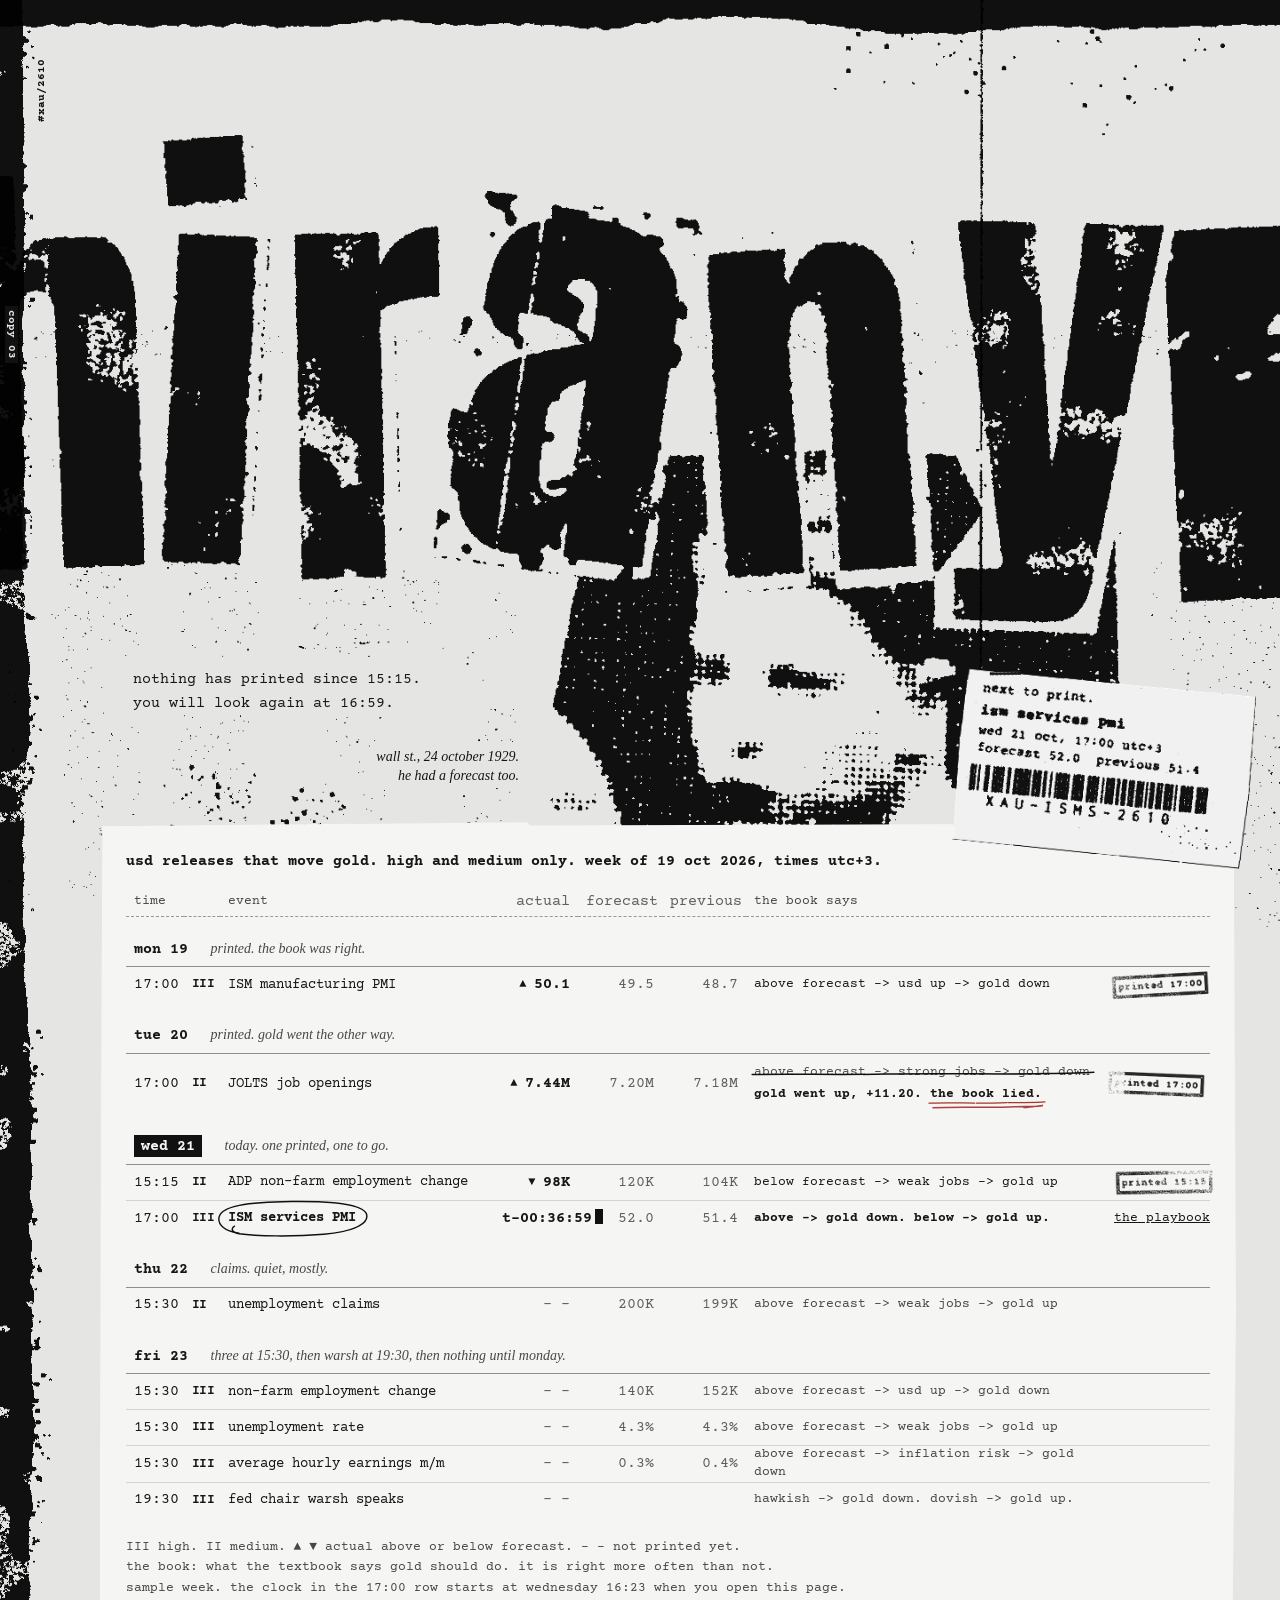
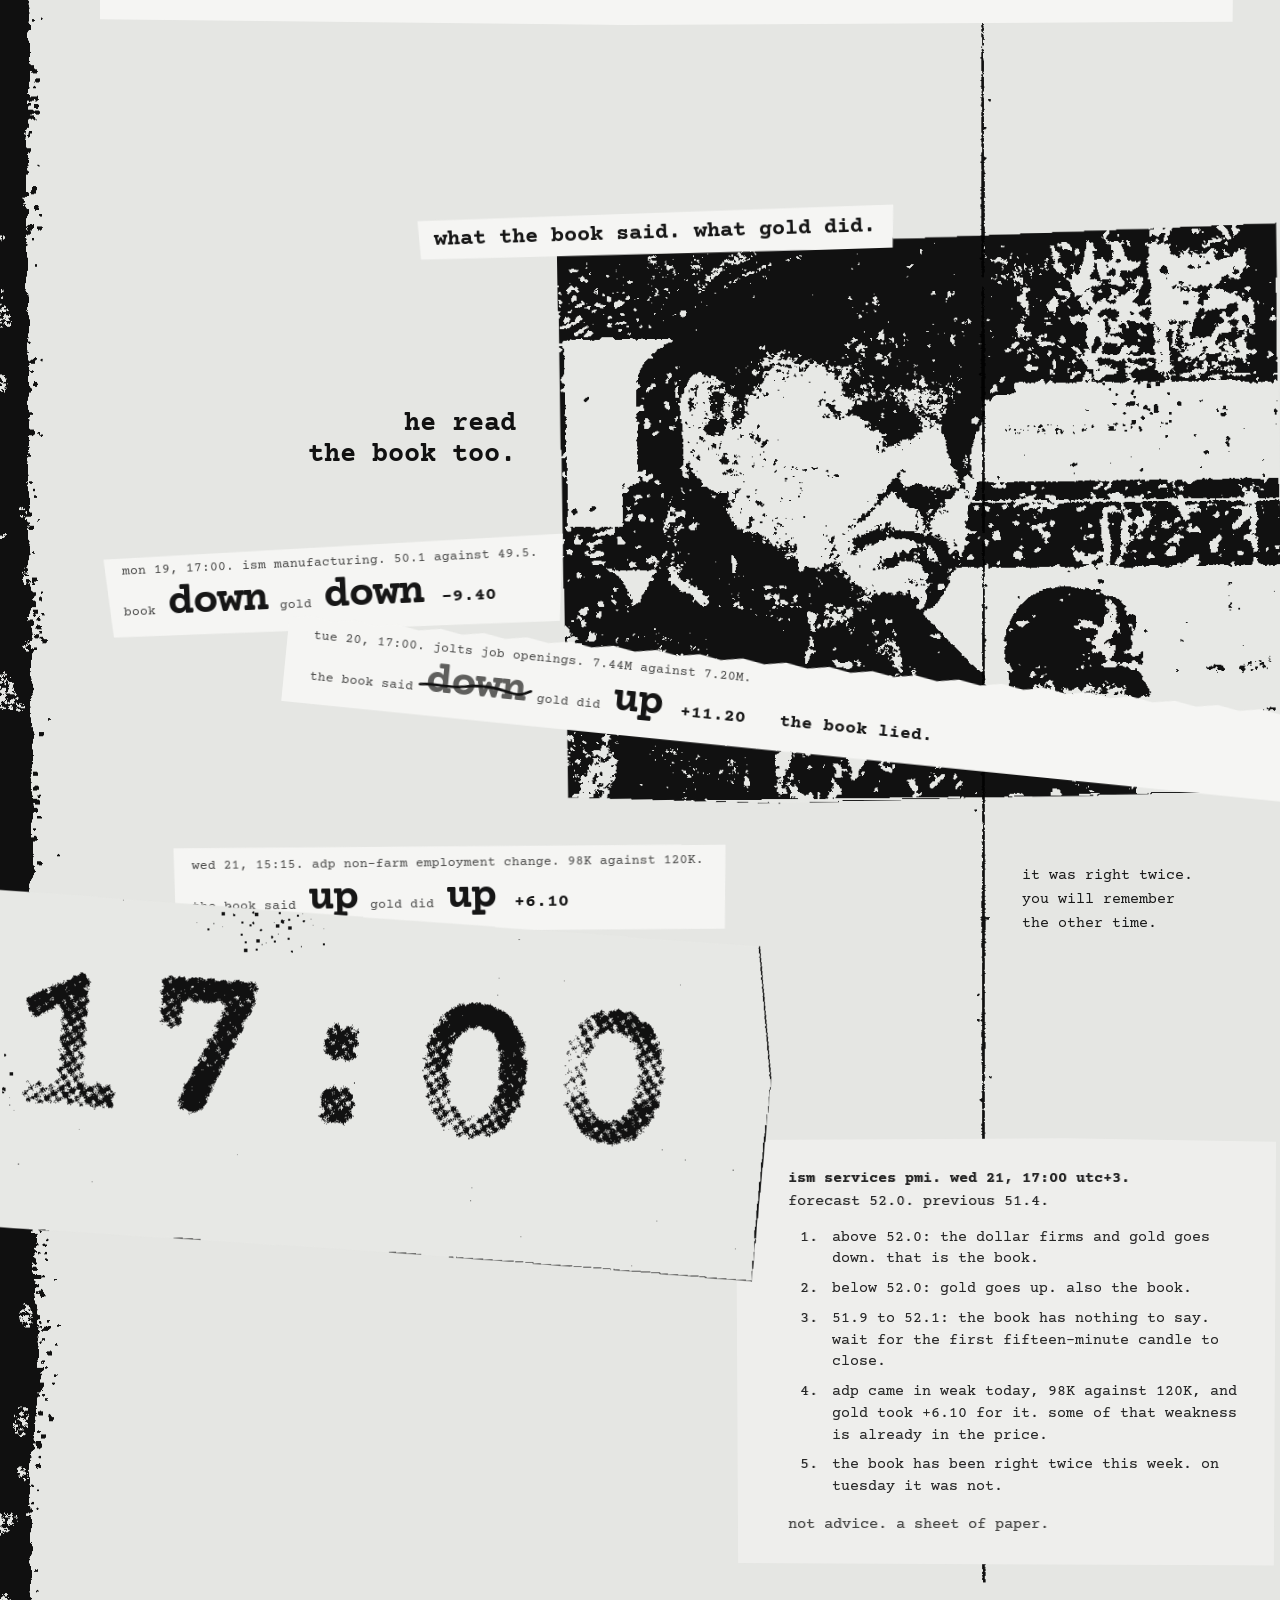
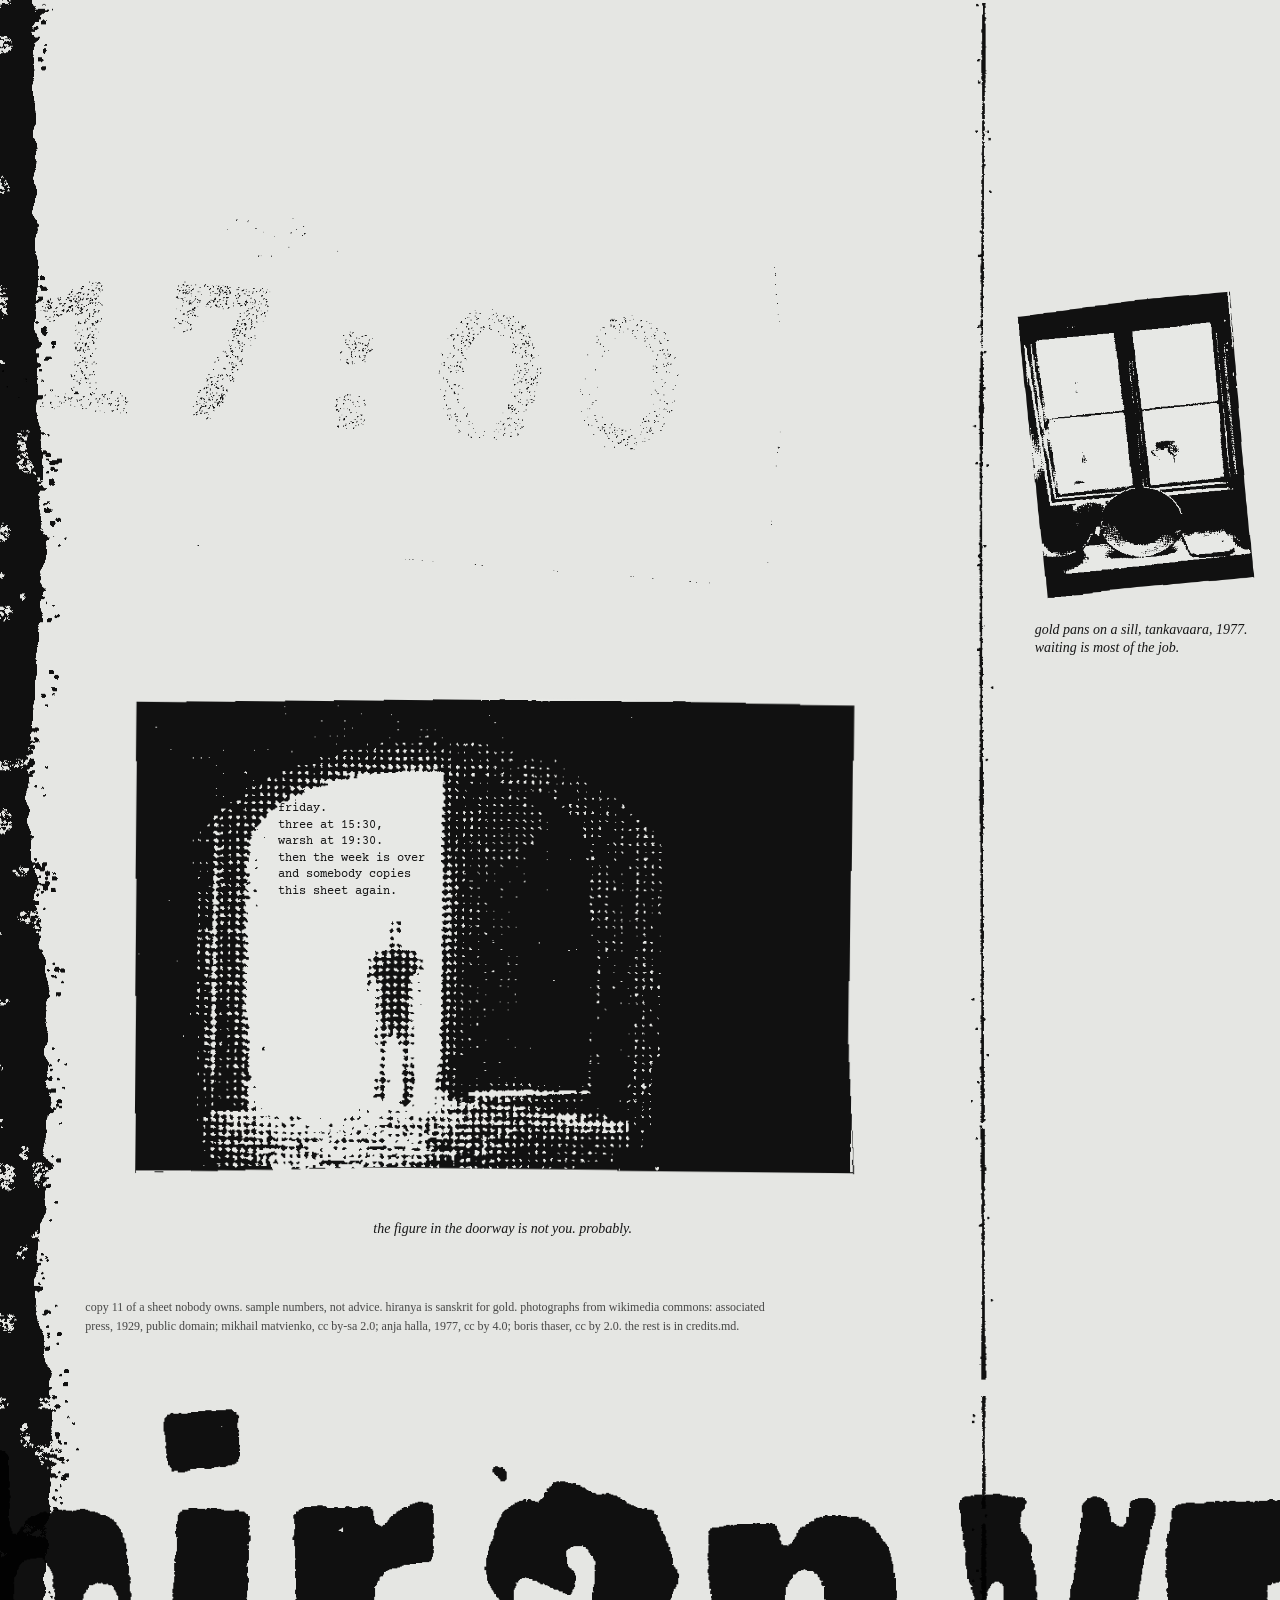
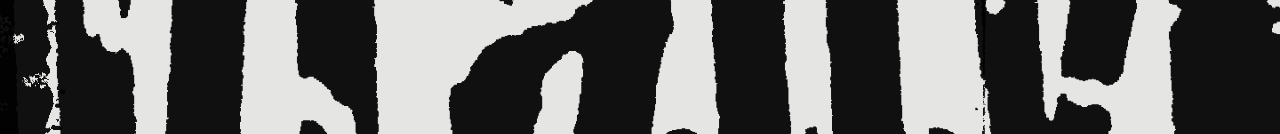
<file: sketches/b-xerox/index.html>
<!doctype html>
<html lang="en">
<head>
<meta charset="utf-8">
<meta name="viewport" content="width=device-width, initial-scale=1">
<title>hiranya</title>
<meta name="description" content="usd releases that move gold, week of 19 oct 2026. times utc+3. sample numbers.">
<link rel="preconnect" href="https://fonts.googleapis.com">
<link rel="preconnect" href="https://fonts.gstatic.com" crossorigin>
<link href="https://fonts.googleapis.com/css2?family=Courier+Prime:ital,wght@0,400;0,700;1,400&family=Tinos:ital@0;1&display=swap" rel="stylesheet">
<link rel="stylesheet" href="style.css">
</head>
<body>

<!-- the copier itself: the lid was left open on the left, and the drum has a dirty spot -->
<p class="gen" aria-hidden="true"><span data-gen>copy 03</span></p>
<div class="page">
<div class="glass" aria-hidden="true"></div>
<div class="streak" aria-hidden="true"></div>

<!-- ============ the cover, copy 3 ============ -->
<header class="cover">
  <h1 class="vh">hiranya</h1>
  <img class="cover-copy" src="img/hero.png" width="1440" height="1140"
       alt="the word hiranya, cut out letter by letter and photocopied. under the letters, a boy from the wall street crowd of october 1929 looks straight out.">
  <p class="tag">#xau/2610</p>
  <p class="voice">nothing has printed since 15:15.<br>you will look again at 16:59.</p>
  <p class="cap-boy">wall st., 24 october 1929.<br>he had a forecast too.</p>
</header>

<main>
<!-- ============ the typed sheet, pasted on after the copy ============ -->
<section class="sheet-wrap" aria-labelledby="sheet-title">
  <img class="slip" src="img/slip.png" width="698" height="460"
       alt="stapled slip: next to print. ism services pmi, wed 21 oct, 17:00 utc+3. forecast 52.0, previous 51.4. barcode XAU-ISMS-2610.">
  <div class="sheet">
    <h2 id="sheet-title">usd releases that move gold. high and medium only. week of 19 oct 2026, times utc+3.</h2>

    <table class="cal">
      <caption class="vh">economic calendar for gold, week of 19 october 2026, times in utc+3</caption>
      <colgroup><col class="c-time"><col class="c-imp"><col class="c-ev"><col class="c-num c-act"><col class="c-num"><col class="c-num"><col class="c-book"><col class="c-mark"></colgroup>
      <thead>
        <tr><th scope="col">time</th><th scope="col"><span class="vh">impact</span></th><th scope="col">event</th><th scope="col" class="n">actual</th><th scope="col" class="n">forecast</th><th scope="col" class="n">previous</th><th scope="col">the book says</th><th scope="col"><span class="vh">status</span></th></tr>
      </thead>

      <tbody class="day done">
        <tr class="dayrow"><th colspan="8" scope="rowgroup"><b>mon 19</b> <i>printed. the book was right.</i></th></tr>
        <tr class="ev released">
          <td class="t">17:00</td><td class="imp" aria-label="high impact">III</td>
          <td class="name">ISM manufacturing PMI</td>
          <td class="n act"><span class="dir" aria-label="above forecast">&#9650;</span>50.1</td><td class="n">49.5</td><td class="n">48.7</td>
          <td class="book">above forecast -&gt; usd up -&gt; gold down</td>
          <td class="mark"><img class="stamp s-mon" src="img/stamp-mon.png" alt="printed 17:00" width="240" height="74"></td>
        </tr>
      </tbody>

      <tbody class="day done">
        <tr class="dayrow"><th colspan="8" scope="rowgroup"><b>tue 20</b> <i>printed. gold went the other way.</i></th></tr>
        <tr class="ev released lied">
          <td class="t">17:00</td><td class="imp" aria-label="medium impact">II</td>
          <td class="name">JOLTS job openings</td>
          <td class="n act"><span class="dir" aria-label="above forecast">&#9650;</span>7.44M</td><td class="n">7.20M</td><td class="n">7.18M</td>
          <td class="book">
            <span class="struck"><s>above forecast -&gt; strong jobs -&gt; gold down</s><svg class="pen" viewBox="0 0 300 10" preserveAspectRatio="none" aria-hidden="true"><path d="M1,6.2 C38,5.1 74,6.9 118,5.6 C170,4.2 214,6.4 256,5.0 C276,4.4 290,4.9 299,3.6"/></svg></span>
            <span class="correction">gold went up, +11.20. <span class="lied-mark">the book lied.<svg class="biro" viewBox="0 0 120 12" preserveAspectRatio="none" aria-hidden="true"><path d="M2,4.6 C22,3.4 48,5.2 74,4.1 C92,3.5 108,4.4 118,3.2"/><path class="b2" d="M6,9.6 C30,8.0 60,9.9 88,8.4 C100,7.9 110,8.6 116,7.1 C111,7.6 104,8.9 97,9.3"/></svg></span></span>
          </td>
          <td class="mark"><img class="stamp s-tue" src="img/stamp-tue.png" alt="printed 17:00" width="240" height="70"></td>
        </tr>
      </tbody>

      <tbody class="day today">
        <tr class="dayrow"><th colspan="8" scope="rowgroup"><b>wed 21</b> <i>today. one printed, one to go.</i></th></tr>
        <tr class="ev released">
          <td class="t">15:15</td><td class="imp" aria-label="medium impact">II</td>
          <td class="name">ADP non-farm employment change</td>
          <td class="n act"><span class="dir" aria-label="below forecast">&#9660;</span>98K</td><td class="n">120K</td><td class="n">104K</td>
          <td class="book">below forecast -&gt; weak jobs -&gt; gold up</td>
          <td class="mark"><img class="stamp s-wed" src="img/stamp-wed.png" alt="printed 15:15" width="238" height="66"></td>
        </tr>
        <tr class="ev next" id="next">
          <td class="t">17:00</td><td class="imp" aria-label="high impact">III</td>
          <td class="name"><span class="circled">ISM services PMI<svg class="loop" viewBox="0 0 200 40" preserveAspectRatio="none" aria-hidden="true"><path d="M30,35 C10,33 2,26 4,19 C7,8 40,4 98,3.5 C150,3 188,6 195,15 C200,24 184,33 140,36 C100,38.5 52,38 30,35.5 C22,34.5 18,31 24,28"/></svg></span></td>
          <td class="n act"><span class="count" aria-live="off"><span data-countdown>t-00:37:00</span><span class="cur" aria-hidden="true"></span></span></td><td class="n">52.0</td><td class="n">51.4</td>
          <td class="book">above -&gt; gold down. below -&gt; gold up.</td>
          <td class="mark"><a class="next-link" href="#playbook">the playbook</a></td>
        </tr>
      </tbody>

      <tbody class="day">
        <tr class="dayrow"><th colspan="8" scope="rowgroup"><b>thu 22</b> <i>claims. quiet, mostly.</i></th></tr>
        <tr class="ev">
          <td class="t">15:30</td><td class="imp" aria-label="medium impact">II</td>
          <td class="name">unemployment claims</td>
          <td class="n act tba">&ndash; &ndash;</td><td class="n">200K</td><td class="n">199K</td>
          <td class="book">above forecast -&gt; weak jobs -&gt; gold up</td>
          <td class="mark"></td>
        </tr>
      </tbody>

      <tbody class="day">
        <tr class="dayrow"><th colspan="8" scope="rowgroup"><b>fri 23</b> <i>three at 15:30, then warsh at 19:30, then nothing until monday.</i></th></tr>
        <tr class="ev">
          <td class="t">15:30</td><td class="imp" aria-label="high impact">III</td>
          <td class="name">non-farm employment change</td>
          <td class="n act tba">&ndash; &ndash;</td><td class="n">140K</td><td class="n">152K</td>
          <td class="book">above forecast -&gt; usd up -&gt; gold down</td>
          <td class="mark"></td>
        </tr>
        <tr class="ev">
          <td class="t">15:30</td><td class="imp" aria-label="high impact">III</td>
          <td class="name">unemployment rate</td>
          <td class="n act tba">&ndash; &ndash;</td><td class="n">4.3%</td><td class="n">4.3%</td>
          <td class="book">above forecast -&gt; weak jobs -&gt; gold up</td>
          <td class="mark"></td>
        </tr>
        <tr class="ev">
          <td class="t">15:30</td><td class="imp" aria-label="high impact">III</td>
          <td class="name">average hourly earnings m/m</td>
          <td class="n act tba">&ndash; &ndash;</td><td class="n">0.3%</td><td class="n">0.4%</td>
          <td class="book">above forecast -&gt; inflation risk -&gt; gold down</td>
          <td class="mark"></td>
        </tr>
        <tr class="ev">
          <td class="t">19:30</td><td class="imp" aria-label="high impact">III</td>
          <td class="name">fed chair warsh speaks</td>
          <td class="n act tba">&ndash; &ndash;</td><td class="n"></td><td class="n"></td>
          <td class="book">hawkish -&gt; gold down. dovish -&gt; gold up.</td>
          <td class="mark"></td>
        </tr>
      </tbody>
    </table>

    <p class="legend">III high. II medium. &#9650; &#9660; actual above or below forecast. &ndash; &ndash; not printed yet.<br>
    the book: what the textbook says gold should do. it is right more often than not.<br>
    sample week. the clock in the 17:00 row starts at wednesday 16:23 when you open this page.</p>
  </div>
</section>

<!-- ============ what the book said, what gold did. copy 5 ============ -->
<section class="said" aria-labelledby="said-title">
  <h2 id="said-title" class="said-title">what the book said. what gold did.</h2>

  <figure class="bus">
    <img src="img/bus.png" width="868" height="700" alt="a man on a city bus, cap pulled low, looking straight back through the window. photocopied until only the face is left.">
    <figcaption class="vh">a passenger on route 3, pravda street</figcaption>
  </figure>
  <p class="he">he read<br>the book too.</p>

  <ol class="strips">
    <li class="strip s1">
      <p class="s-id">mon 19, 17:00. ism manufacturing. 50.1 against 49.5.</p>
      <p class="s-row"><span class="k">book</span> <span class="big">down</span> <span class="k">gold</span> <span class="big">down</span> <span class="mv">&minus;9.40</span></p>
    </li>
    <li class="strip s2">
      <p class="s-id">tue 20, 17:00. jolts job openings. 7.44M against 7.20M.</p>
      <p class="s-row"><span class="k">the book said</span> <span class="big wrong"><s>down</s><svg class="pen" viewBox="0 0 300 14" preserveAspectRatio="none" aria-hidden="true"><path d="M1,9 C40,6 80,11 120,7 S200,4 240,8.5 S288,6 299,5"/></svg></span> <span class="k">gold did</span> <span class="big">up</span> <span class="mv">+11.20</span> <span class="verdict">the book lied.</span></p>
    </li>
    <li class="strip s3">
      <p class="s-id">wed 21, 15:15. adp non-farm employment change. 98K against 120K.</p>
      <p class="s-row"><span class="k">the book said</span> <span class="big">up</span> <span class="k">gold did</span> <span class="big">up</span> <span class="mv">+6.10</span></p>
    </li>
  </ol>
  <p class="score">it was right twice.<br>you will remember<br>the other time.</p>
</section>

<!-- ============ the playbook, carbon copy. copy 6 ============ -->
<section class="playbook" id="playbook" aria-labelledby="pb-title">
  <img class="big1700" src="img/1700.png" width="1282" height="625" alt="17:00, typed, then enlarged on the copier until the ribbon shows">
  <article class="carbon">
    <h2 id="pb-title">ism services pmi. wed 21, 17:00 utc+3.</h2>
    <p class="c-meta">forecast 52.0. previous 51.4.</p>
    <ol class="rules">
      <li>above 52.0: the dollar firms and gold goes down. that is the book.</li>
      <li>below 52.0: gold goes up. also the book.</li>
      <li>51.9 to 52.1: the book has nothing to say. wait for the first fifteen-minute candle to close.</li>
      <li>adp came in weak today, 98K against 120K, and gold took +6.10 for it. some of that weakness is already in the price.</li>
      <li>the book has been right twice this week. on tuesday it was not.</li>
    </ol>
    <p class="c-foot">not advice. a sheet of paper.</p>
  </article>
</section>

<!-- ============ a long stretch of nothing. copy 8 ============ -->
<section class="quiet" aria-label="an interval">
  <img class="ghost" src="img/ghost1700.png" width="1282" height="625" alt="">
  <figure class="pans">
    <img src="img/pans.png" width="454" height="573" alt="gold pans drying on a window sill, tankavaara, 1977, photocopied">
    <figcaption>gold pans on a sill, tankavaara, 1977.<br>waiting is most of the job.</figcaption>
  </figure>
</section>

<!-- ============ the end of the week. copy 11 ============ -->
<footer class="end">
  <figure class="tunnel">
    <img src="img/tunnel.png" width="1052" height="619" alt="a dark passage; one small figure stands in a bright doorway at the end of it">
    <figcaption class="door">friday.<br>three at 15:30,<br>warsh at 19:30.<br>then the week is over<br>and somebody copies<br>this sheet again.</figcaption>
  </figure>
  <p class="not-you">the figure in the doorway is not you. probably.</p>
  <p class="credits">copy 11 of a sheet nobody owns. sample numbers, not advice. hiranya is sanskrit for gold. photographs from wikimedia commons: associated press, 1929, public domain; mikhail matvienko, cc by-sa 2.0; anja halla, 1977, cc by 4.0; boris thaser, cc by 2.0. the rest is in credits.md.</p>
  <div class="late"><img src="img/late.png" width="1440" height="600" alt="hiranya again, copied eight more times"></div>
</footer>
</main>

</div>
<script src="script.js"></script>
</body>
</html>
</file>
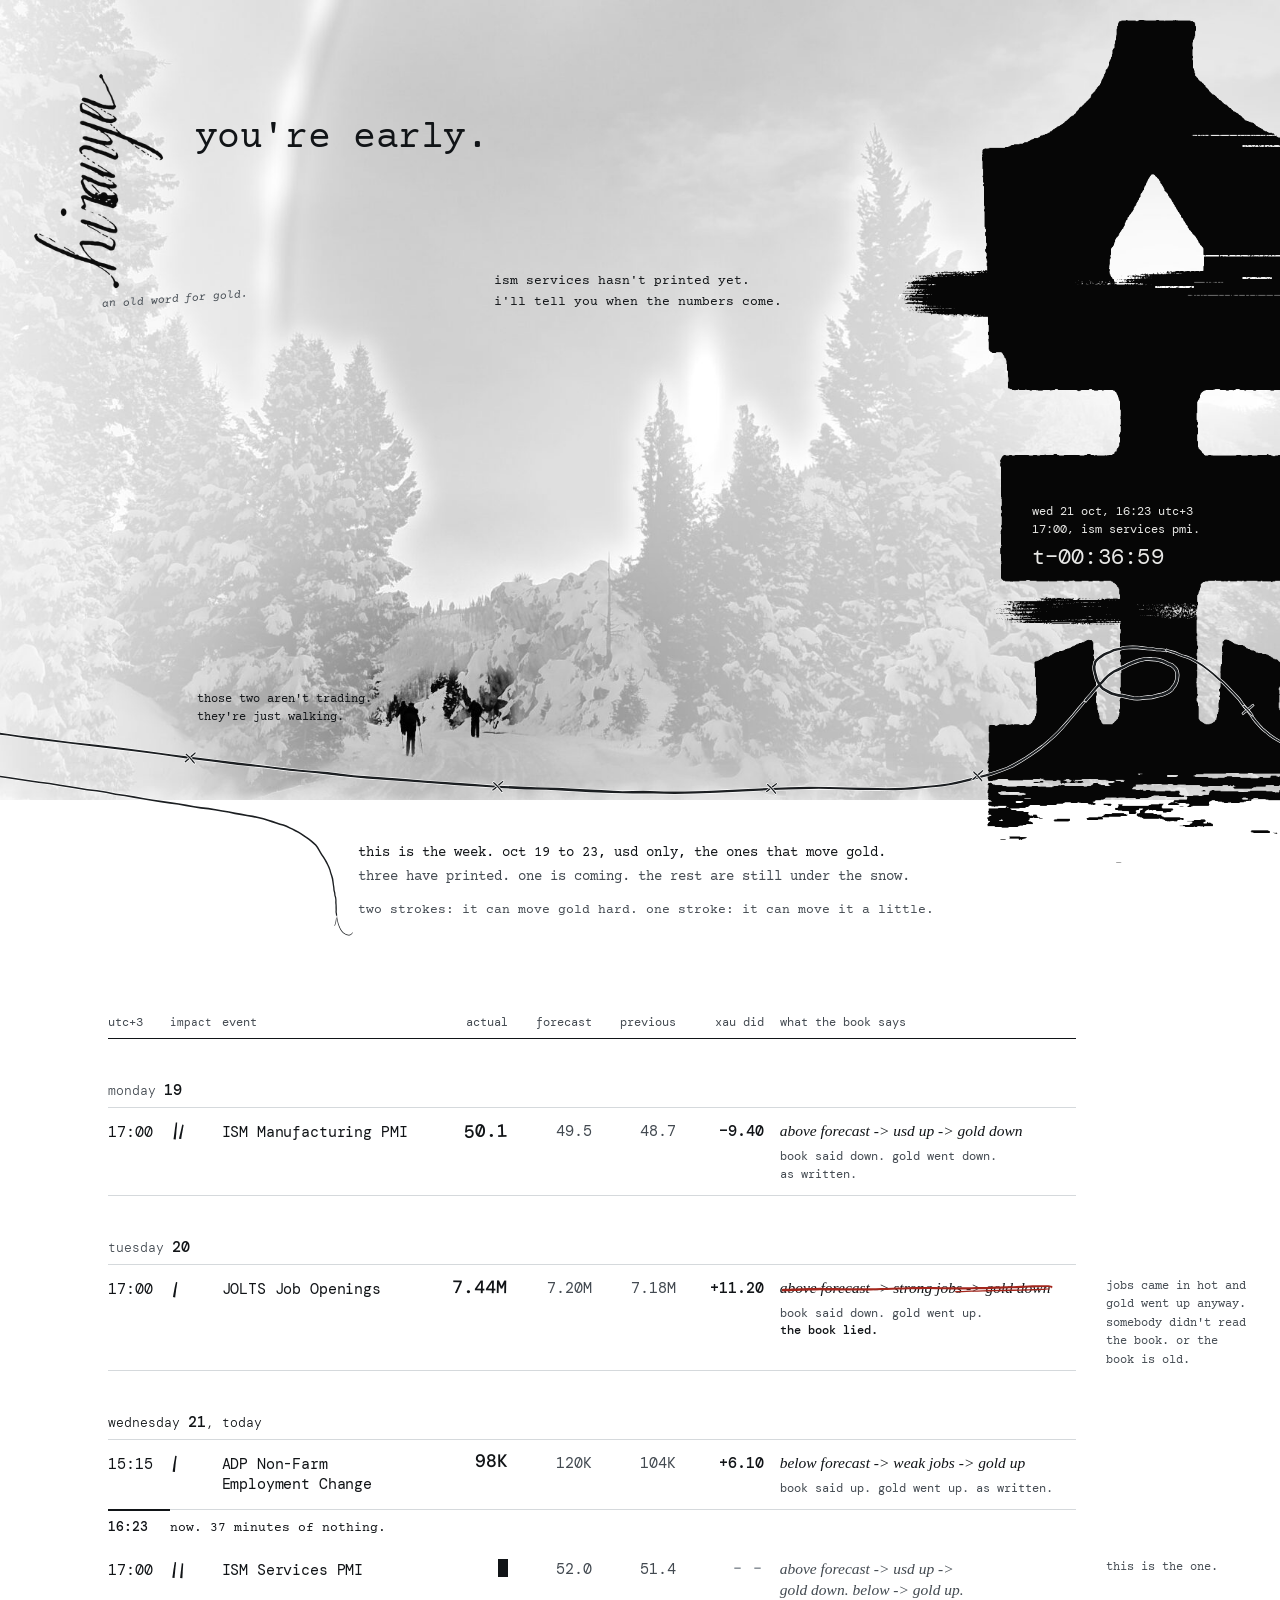
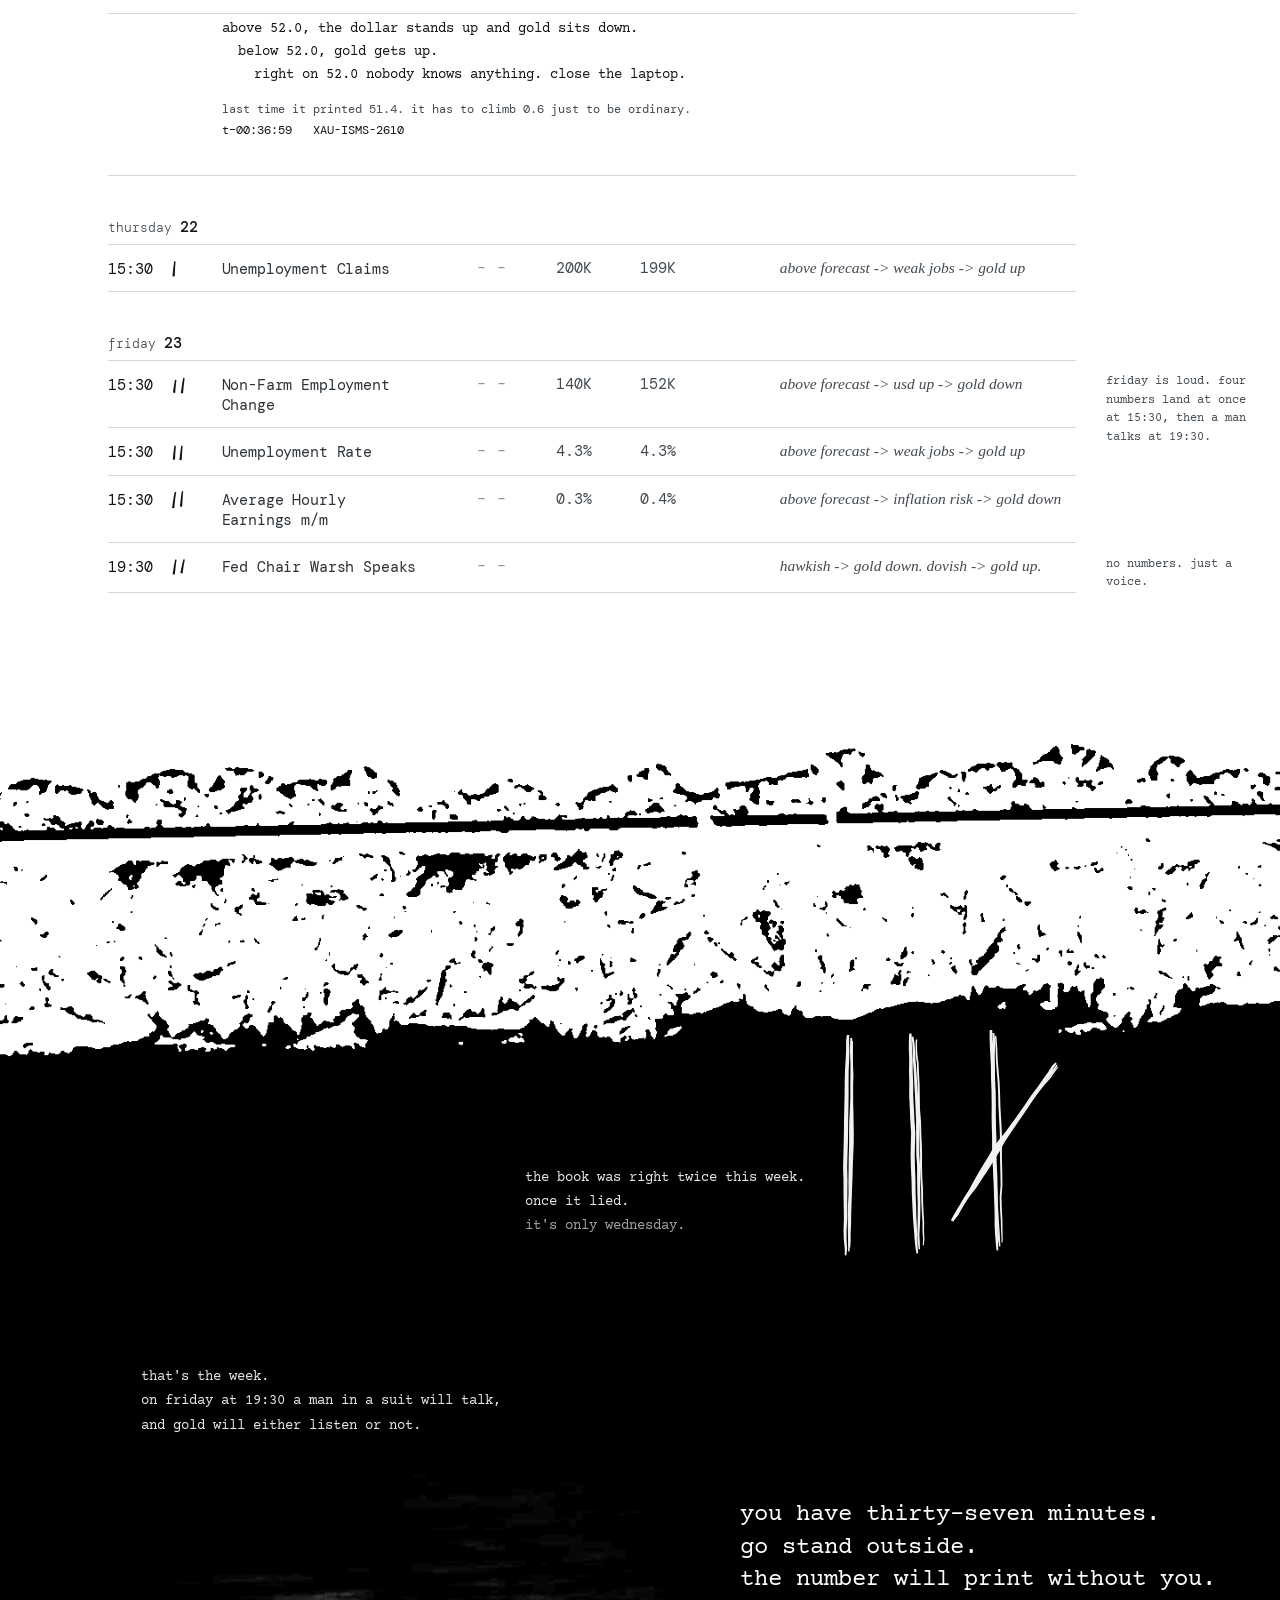
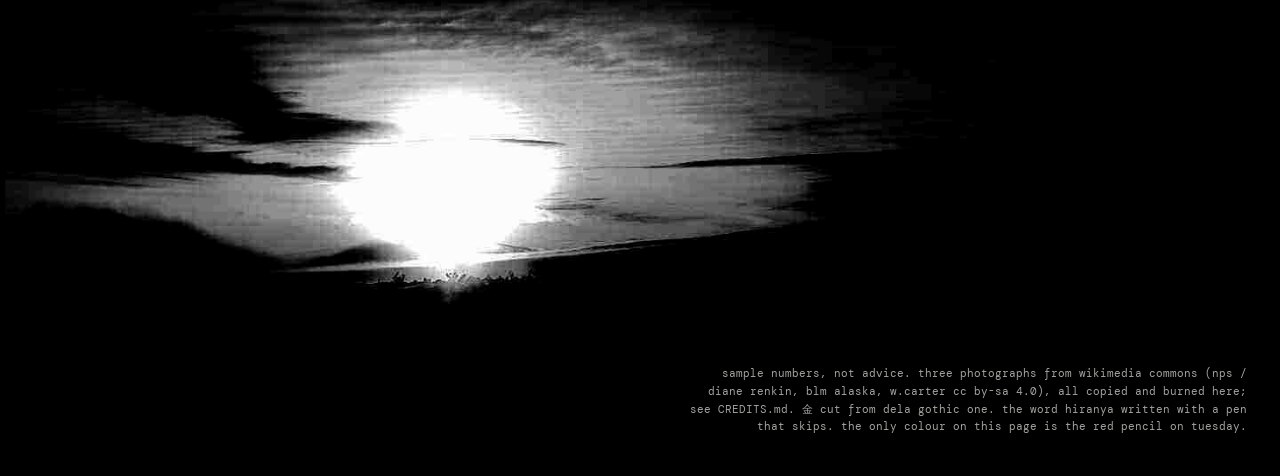
<file: sketches/c-whiteout/index.html>
<!doctype html>
<html lang="en">
<head>
<meta charset="utf-8">
<meta name="viewport" content="width=device-width, initial-scale=1">
<title>hiranya</title>
<meta name="description" content="a week of usd releases that move gold, times in utc+3. it starts in a whiteout and ends after sunset. sketch C.">
<link rel="preconnect" href="https://fonts.googleapis.com">
<link rel="preconnect" href="https://fonts.gstatic.com" crossorigin>
<link href="https://fonts.googleapis.com/css2?family=Courier+Prime:ital,wght@0,400;0,700;1,400&family=DM+Mono:wght@300;400;500&family=IM+Fell+English:ital@0;1&display=swap" rel="stylesheet">
<link rel="stylesheet" href="style.css">
</head>
<body>

<!-- whiteout. the photo is blown out on purpose; the only black in it is 金, which stands where the sun is. -->
<header class="whiteout">
  <img class="scene" src="img/whiteout.jpg" width="1720" height="1075"
       alt="a snowed-in road in a whiteout. two skiers, small and dark, walk away from us. a pale halo arc bends across the sky around the hidden sun, and a sundog stands between the trees.">
  <img class="kin" src="img/kin.png" width="750" height="1310"
       alt="金, the character for gold, very tall and black, worn like a bad photocopy. it stands in front of the sun.">

  <h1 class="mark"><img src="img/hiranya.png" width="184" height="300" alt="hiranya"></h1>
  <p class="gloss">an old word for gold.</p>

  <p class="early">you're early.</p>
  <p class="voice">ism services hasn't printed yet.<br>i'll tell you when the numbers come.</p>

  <p class="walkers">those two aren't trading.<br>they're just walking.</p>

  <p class="count"><span class="clock">wed 21 oct, <span data-clock>16:23</span> utc+3</span>
    <span data-count-line>17:00, ism services pmi.</span>
    <span class="t">t&minus;<span data-countdown>00:37:00</span></span></p>
</header>

<!-- one wire, drawn by hand. it sags across the snow and snags on the foot of 金. a second strand snapped and hangs beside the lede. -->
<svg class="wire" viewBox="0 0 1440 320" aria-hidden="true">
<path d="M-31.0 40.7 L-14.3 42.0 L8.2 44.4 L34.7 48.3 L63.9 51.7 L93.7 55.4 L122.0 58.8 L150.3 62.2 L178.9 65.9 L207.9 69.9 L238.1 73.7 L267.5 77.5 L296.9 80.4 L325.6 84.1 L354.1 86.6 L383.1 90.0 L411.5 92.9 L439.0 94.6 L466.4 96.6 L492.7 98.8 L518.2 100.5 L542.7 102.1 L566.6 103.7 L590.7 105.0 L614.9 105.4 L639.4 106.9 L664.0 108.1 L688.2 109.2 L712.1 109.7 L735.3 109.7 L758.9 110.1 L782.3 109.7 L806.2 108.9 L829.9 107.8 L853.3 106.5 L876.4 105.5 L898.7 104.8 L921.3 104.4 L944.1 104.9 L966.1 105.7 L987.6 105.8 L1007.4 105.9 L1025.8 105.1 L1042.9 103.3 L1059.5 101.7 L1074.9 99.1 L1089.3 95.8 L1102.4 92.2 L1115.0 89.0 L1127.3 84.5 L1139.4 79.7 L1149.7 73.7 L1159.7 67.1 L1169.0 60.6 L1178.1 53.1 L1187.2 45.4 L1195.8 36.4 L1203.6 27.2 L1211.2 18.1 L1217.4 10.8 L1221.6 5.5 L1218.4 6.9 L1213.1 13.1 L1206.3 21.5 L1198.3 30.5 L1190.0 39.7 L1181.4 47.9 L1172.6 55.5 L1163.0 62.4 L1153.6 68.8 L1143.4 74.8 L1132.8 80.4 L1120.5 84.7 L1108.2 88.4 L1095.2 91.5 L1081.8 94.9 L1066.6 98.4 L1051.2 100.3 L1034.4 101.8 L1016.8 103.1 L997.2 103.7 L976.9 103.3 L955.5 102.8 L932.8 102.2 L910.2 102.1 L888.1 102.6 L864.6 103.4 L841.5 104.6 L818.0 105.6 L794.0 106.9 L770.6 107.4 L746.9 107.5 L723.7 106.6 L700.2 107.1 L676.4 105.8 L652.1 104.7 L627.5 103.2 L602.8 102.7 L578.9 101.6 L554.6 100.5 L530.8 98.8 L505.6 97.0 L479.9 95.3 L452.9 93.0 L425.4 91.2 L397.6 89.1 L368.7 85.5 L340.2 83.2 L311.4 80.0 L282.2 76.5 L253.2 73.2 L223.3 69.5 L193.5 65.8 L164.7 61.7 L136.5 58.2 L108.3 54.9 L79.3 51.6 L49.5 47.8 L21.1 44.3 L-3.3 40.9 L-23.2 39.3 L-30.9 38.8Z"/>
<path d="M1221.8 6.5 L1223.1 4.9 L1225.1 2.6 L1228.0 -0.6 L1230.9 -4.3 L1234.0 -7.8 L1237.1 -11.3 L1240.8 -14.8 L1244.0 -18.4 L1247.3 -21.6 L1250.4 -24.0 L1253.9 -26.4 L1257.7 -28.0 L1261.1 -29.7 L1265.7 -31.9 L1269.9 -34.1 L1274.0 -35.8 L1278.1 -37.4 L1281.8 -38.6 L1285.5 -39.5 L1289.0 -40.3 L1292.6 -40.2 L1296.0 -39.9 L1299.9 -39.6 L1303.6 -39.0 L1307.3 -37.9 L1310.7 -36.3 L1314.1 -34.6 L1317.3 -33.5 L1319.8 -31.4 L1321.3 -29.7 L1322.2 -28.1 L1322.7 -26.3 L1323.0 -23.8 L1322.7 -20.8 L1322.4 -18.0 L1321.2 -14.9 L1320.3 -13.2 L1318.4 -10.9 L1316.8 -8.4 L1314.9 -6.8 L1312.9 -5.7 L1310.2 -4.4 L1307.2 -3.2 L1303.3 -2.4 L1299.3 -1.4 L1295.4 -0.3 L1291.3 -0.1 L1287.0 0.3 L1282.9 0.8 L1279.3 1.1 L1275.6 0.8 L1271.8 0.2 L1267.4 -0.8 L1262.9 -1.8 L1258.5 -2.3 L1255.0 -3.2 L1251.1 -4.4 L1247.6 -6.1 L1244.3 -8.0 L1241.7 -9.4 L1239.6 -11.6 L1238.0 -14.4 L1236.0 -17.5 L1235.0 -20.4 L1234.1 -23.8 L1233.2 -26.9 L1232.6 -30.1 L1232.4 -33.1 L1233.0 -35.4 L1233.2 -37.3 L1234.4 -39.1 L1236.7 -41.3 L1239.4 -43.2 L1242.5 -45.4 L1246.0 -47.1 L1249.5 -48.4 L1253.5 -50.5 L1257.1 -51.2 L1261.8 -52.2 L1265.2 -53.0 L1269.7 -53.3 L1274.3 -53.6 L1279.6 -53.4 L1285.0 -52.8 L1290.9 -52.2 L1296.1 -52.0 L1301.2 -51.0 L1305.6 -51.0 L1308.9 -50.5 L1312.3 -50.0 L1312.6 -52.0 L1309.3 -52.6 L1305.7 -53.2 L1301.5 -53.2 L1296.3 -54.3 L1291.0 -54.5 L1285.3 -55.2 L1279.8 -55.9 L1274.3 -56.1 L1269.6 -55.9 L1264.8 -55.6 L1261.2 -54.7 L1256.6 -53.8 L1252.5 -53.0 L1248.3 -50.8 L1244.9 -49.6 L1241.1 -47.8 L1237.8 -45.5 L1234.9 -43.5 L1232.2 -40.9 L1230.5 -38.3 L1230.2 -35.9 L1229.6 -33.3 L1229.7 -29.7 L1230.4 -26.2 L1231.2 -23.1 L1232.1 -19.5 L1233.4 -16.2 L1235.4 -12.8 L1237.2 -9.8 L1239.8 -7.0 L1242.8 -5.3 L1246.1 -3.4 L1249.9 -1.5 L1254.2 -0.2 L1257.9 0.8 L1262.3 1.3 L1266.8 2.3 L1271.2 3.3 L1275.3 3.9 L1279.3 4.2 L1283.2 4.0 L1287.3 3.4 L1291.5 3.1 L1295.9 2.9 L1300.2 1.7 L1304.0 0.7 L1308.1 -0.1 L1311.5 -1.5 L1314.4 -2.8 L1316.8 -4.2 L1319.3 -6.3 L1321.0 -9.0 L1323.0 -11.4 L1324.1 -13.7 L1325.4 -17.2 L1325.9 -20.5 L1326.2 -23.8 L1325.8 -26.9 L1325.1 -29.3 L1323.8 -31.6 L1322.0 -33.7 L1318.8 -36.2 L1315.3 -37.5 L1312.0 -39.1 L1308.4 -40.8 L1304.3 -42.0 L1300.3 -42.7 L1296.2 -42.9 L1292.8 -43.2 L1288.7 -43.3 L1284.8 -42.5 L1281.0 -41.5 L1277.1 -40.2 L1272.9 -38.5 L1268.7 -36.7 L1264.5 -34.5 L1259.9 -32.3 L1256.5 -30.6 L1252.6 -28.8 L1248.8 -26.3 L1245.5 -23.6 L1242.0 -20.3 L1238.9 -16.6 L1235.2 -13.1 L1232.1 -9.5 L1228.9 -5.9 L1226.0 -2.2 L1223.2 0.9 L1221.2 3.3 L1219.9 5.1Z"/>
<path d="M1311.7 -51.3 L1314.1 -50.3 L1317.4 -49.2 L1321.5 -48.0 L1325.5 -46.3 L1329.8 -44.6 L1334.4 -43.2 L1338.8 -41.4 L1343.3 -39.0 L1347.8 -36.3 L1352.2 -33.6 L1356.0 -30.7 L1359.7 -27.8 L1363.8 -24.4 L1367.4 -21.2 L1371.4 -17.6 L1375.5 -14.4 L1378.9 -10.8 L1382.5 -7.1 L1386.2 -3.3 L1389.8 0.5 L1393.3 4.3 L1396.3 8.5 L1399.5 12.7 L1402.6 16.5 L1405.7 20.5 L1408.6 24.9 L1411.9 29.2 L1415.7 33.5 L1419.3 37.3 L1423.7 40.9 L1428.1 44.7 L1433.9 48.6 L1440.3 52.3 L1446.9 56.0 L1453.5 59.7 L1460.0 62.8 L1466.3 66.1 L1471.9 68.3 L1476.4 70.6 L1479.7 72.5 L1480.3 71.5 L1477.1 69.4 L1472.5 67.0 L1466.9 64.7 L1460.7 61.4 L1454.2 58.2 L1447.7 54.6 L1441.1 50.8 L1434.9 47.1 L1429.2 43.2 L1424.9 39.5 L1420.5 36.0 L1417.1 32.3 L1413.4 27.9 L1410.2 23.8 L1407.3 19.4 L1404.1 15.3 L1401.0 11.4 L1397.9 7.3 L1394.9 3.0 L1391.2 -0.9 L1387.6 -4.7 L1383.9 -8.5 L1380.4 -12.2 L1376.8 -15.9 L1372.7 -19.1 L1368.7 -22.7 L1365.1 -26.0 L1360.9 -29.3 L1357.2 -32.2 L1353.3 -35.2 L1348.8 -38.0 L1344.2 -40.7 L1339.6 -43.0 L1335.0 -44.9 L1330.3 -46.2 L1326.1 -47.8 L1322.1 -49.6 L1317.9 -50.8 L1314.6 -51.7 L1312.3 -52.7Z"/>
<g class="strand">
<path d="M-30.1 86.8 L-24.7 87.4 L-17.8 88.5 L-9.5 89.8 L0.1 91.3 L9.9 92.7 L21.0 94.4 L32.1 96.1 L43.6 97.7 L55.5 99.3 L66.9 101.3 L77.8 103.0 L88.3 104.6 L98.2 106.2 L108.8 107.5 L119.4 109.2 L129.8 111.3 L140.4 112.8 L150.9 114.6 L161.2 116.4 L171.3 118.2 L181.5 119.7 L191.2 121.2 L200.5 122.4 L209.2 123.9 L217.9 125.5 L226.0 126.7 L234.2 127.6 L242.0 128.8 L249.9 130.2 L257.2 131.3 L264.3 132.9 L271.1 134.1 L277.7 135.3 L284.0 136.3 L290.0 137.5 L295.9 139.0 L301.2 140.6 L306.0 142.2 L310.6 143.6 L314.7 145.1 L318.3 146.0 L321.9 147.2 L325.5 149.1 L328.7 150.5 L332.0 152.3 L335.1 153.9 L338.3 155.8 L341.1 157.8 L344.1 159.6 L346.9 161.6 L349.7 163.9 L352.2 166.2 L354.5 168.1 L356.4 170.6 L358.1 173.4 L359.7 176.2 L361.4 179.2 L363.2 181.6 L365.1 184.7 L366.6 187.5 L368.0 190.2 L369.4 193.1 L370.5 196.1 L371.3 199.1 L372.4 202.4 L373.3 205.8 L373.8 209.0 L374.3 212.4 L374.8 215.6 L375.0 218.6 L375.8 221.5 L376.1 224.5 L376.9 227.0 L377.2 229.5 L377.1 232.5 L377.4 235.3 L377.4 238.1 L377.5 240.7 L377.4 243.0 L377.8 245.2 L378.0 247.3 L378.0 249.1 L378.3 250.7 L378.4 252.0 L379.6 252.0 L379.6 250.6 L379.3 249.0 L379.3 247.2 L379.2 245.1 L378.8 242.9 L378.9 240.7 L378.9 238.1 L378.8 235.3 L378.6 232.5 L378.6 229.5 L378.3 226.7 L377.5 224.2 L377.3 221.2 L376.5 218.3 L376.3 215.4 L375.8 212.2 L375.4 208.8 L374.9 205.4 L373.9 202.0 L372.8 198.7 L372.0 195.6 L370.9 192.5 L369.4 189.5 L368.1 186.7 L366.5 183.9 L364.6 180.7 L362.8 178.2 L361.1 175.4 L359.5 172.5 L357.9 169.7 L355.8 166.9 L353.4 164.9 L350.8 162.6 L347.9 160.2 L345.0 158.2 L342.1 156.3 L339.2 154.4 L336.0 152.4 L332.8 150.7 L329.5 148.9 L326.3 147.5 L322.7 145.5 L318.8 144.3 L315.2 143.3 L311.2 141.9 L306.6 140.4 L301.7 138.8 L296.4 137.3 L290.4 135.7 L284.3 134.5 L278.1 133.5 L271.4 132.2 L264.6 131.1 L257.5 129.5 L250.2 128.4 L242.3 127.0 L234.5 125.8 L226.2 124.9 L218.2 123.7 L209.5 122.1 L200.8 120.6 L191.5 119.3 L181.8 117.9 L171.6 116.4 L161.5 114.6 L151.2 112.8 L140.7 111.0 L130.1 109.6 L119.7 107.5 L109.0 105.8 L98.4 104.5 L88.6 102.9 L78.1 101.3 L67.2 99.6 L55.7 97.6 L43.8 96.0 L32.3 94.4 L21.2 92.8 L10.2 91.1 L0.3 89.7 L-9.3 88.3 L-17.6 86.9 L-24.5 85.9 L-29.9 85.2Z"/>
<path d="M378.7 248.0 L378.8 249.3 L379.0 250.8 L379.4 252.6 L379.7 254.4 L380.2 256.4 L380.8 258.2 L381.4 259.7 L382.1 261.2 L382.9 262.8 L383.9 264.2 L384.7 265.4 L385.9 266.5 L387.0 267.4 L388.1 268.1 L389.5 268.7 L390.7 269.1 L391.9 269.3 L393.0 269.3 L394.0 269.0 L394.9 268.6 L395.6 267.9 L396.3 267.2 L396.7 266.6 L397.1 266.2 L396.9 265.8 L396.3 266.2 L395.8 266.8 L395.2 267.4 L394.5 268.1 L393.8 268.4 L392.9 268.6 L392.0 268.5 L390.9 268.4 L389.8 268.0 L388.5 267.4 L387.4 266.7 L386.4 265.9 L385.4 264.9 L384.5 263.7 L383.6 262.4 L382.8 260.9 L382.1 259.4 L381.5 257.9 L380.9 256.2 L380.4 254.3 L380.1 252.5 L379.7 250.7 L379.5 249.2 L379.3 248.0Z"/>
<path d="M378.2 249.0 L378.0 250.1 L377.8 251.7 L377.5 253.5 L377.3 254.9 L377.0 256.0 L376.6 257.0 L376.4 257.8 L376.2 258.4 L376.6 258.6 L376.9 258.0 L377.2 257.2 L377.6 256.2 L377.9 255.1 L378.2 253.6 L378.5 251.8 L378.6 250.2 L378.8 249.0Z"/>
</g>
<path d="M208.4 74.8 L209.3 74.1 L210.5 73.1 L211.9 72.0 L213.3 70.8 L214.6 69.6 L215.8 68.5 L217.2 67.2 L218.5 66.0 L219.6 65.0 L220.4 64.1 L219.6 63.3 L218.7 63.9 L217.5 64.9 L216.2 66.0 L214.7 67.2 L213.4 68.4 L212.1 69.5 L210.8 70.7 L209.4 71.9 L208.3 73.0 L207.6 73.8Z"/>
<path d="M208.6 65.4 L209.4 66.3 L210.5 67.5 L211.9 68.9 L213.3 70.3 L214.4 71.5 L215.4 72.6 L216.3 73.8 L217.2 74.8 L218.0 75.7 L218.6 76.3 L219.4 75.7 L219.0 74.9 L218.3 74.0 L217.5 72.8 L216.6 71.6 L215.6 70.5 L214.4 69.2 L213.0 67.8 L211.6 66.5 L210.3 65.3 L209.4 64.6Z"/>
<path d="M554.4 106.6 L555.3 106.0 L556.5 105.1 L557.9 103.9 L559.3 102.8 L560.6 101.6 L561.8 100.5 L563.2 99.3 L564.5 98.1 L565.6 97.1 L566.4 96.3 L565.6 95.4 L564.7 96.0 L563.5 97.0 L562.2 98.1 L560.8 99.3 L559.4 100.4 L558.2 101.5 L556.8 102.7 L555.5 103.9 L554.3 104.9 L553.6 105.6Z"/>
<path d="M554.6 97.4 L555.4 98.3 L556.5 99.6 L557.9 100.9 L559.3 102.3 L560.4 103.5 L561.4 104.6 L562.3 105.8 L563.2 106.8 L564.0 107.7 L564.6 108.3 L565.4 107.7 L565.0 106.9 L564.4 106.0 L563.5 104.8 L562.6 103.6 L561.6 102.5 L560.4 101.2 L559.0 99.8 L557.6 98.5 L556.3 97.3 L555.4 96.6Z"/>
<path d="M862.4 108.2 L863.3 107.6 L864.5 106.8 L865.8 105.7 L867.2 104.7 L868.5 103.7 L869.8 102.6 L871.2 101.5 L872.5 100.4 L873.6 99.5 L874.3 98.7 L873.7 97.9 L872.8 98.4 L871.6 99.3 L870.2 100.3 L868.8 101.3 L867.5 102.3 L866.2 103.4 L864.8 104.5 L863.5 105.5 L862.4 106.5 L861.6 107.2Z"/>
<path d="M862.6 99.4 L863.4 100.3 L864.5 101.5 L865.9 102.9 L867.3 104.3 L868.4 105.5 L869.4 106.6 L870.3 107.8 L871.2 108.8 L872.0 109.7 L872.6 110.3 L873.4 109.7 L873.0 108.9 L872.4 108.0 L871.5 106.8 L870.6 105.6 L869.6 104.5 L868.4 103.2 L867.0 101.8 L865.6 100.5 L864.3 99.3 L863.4 98.6Z"/>
<path d="M1094.4 94.8 L1095.3 94.1 L1096.5 93.2 L1097.9 92.0 L1099.3 90.8 L1100.6 89.6 L1101.9 88.5 L1103.2 87.2 L1104.5 86.0 L1105.6 84.9 L1106.4 84.1 L1105.6 83.3 L1104.7 83.9 L1103.5 84.9 L1102.2 86.0 L1100.7 87.2 L1099.4 88.4 L1098.1 89.5 L1096.8 90.8 L1095.4 92.0 L1094.3 93.0 L1093.6 93.8Z"/>
<path d="M1094.6 85.4 L1095.4 86.3 L1096.5 87.6 L1097.9 88.9 L1099.3 90.3 L1100.4 91.5 L1101.4 92.7 L1102.3 93.8 L1103.2 94.8 L1104.0 95.7 L1104.6 96.3 L1105.4 95.7 L1105.0 94.9 L1104.4 94.0 L1103.5 92.8 L1102.6 91.6 L1101.6 90.5 L1100.4 89.2 L1099.0 87.8 L1097.6 86.5 L1096.3 85.3 L1095.4 84.6Z"/>
<path d="M1398.4 20.5 L1399.3 19.8 L1400.5 18.9 L1401.8 17.9 L1403.2 16.7 L1404.5 15.7 L1405.8 14.6 L1407.2 13.4 L1408.5 12.3 L1409.6 11.2 L1410.4 10.5 L1409.6 9.6 L1408.7 10.2 L1407.5 11.1 L1406.2 12.2 L1404.8 13.3 L1403.5 14.3 L1402.2 15.4 L1400.8 16.6 L1399.5 17.7 L1398.3 18.7 L1397.6 19.5Z"/>
<path d="M1398.6 11.4 L1399.4 12.3 L1400.5 13.6 L1401.9 14.9 L1403.3 16.3 L1404.4 17.5 L1405.4 18.7 L1406.3 19.8 L1407.2 20.8 L1408.0 21.7 L1408.6 22.3 L1409.4 21.7 L1409.0 20.9 L1408.4 20.0 L1407.5 18.8 L1406.6 17.6 L1405.6 16.5 L1404.4 15.2 L1403.0 13.8 L1401.6 12.5 L1400.3 11.3 L1399.4 10.6Z"/>
</svg>

<main class="log">
  <div class="lede">
    <p>this is the week. oct 19 to 23, usd only, the ones that move gold.</p>
    <p>three have printed. one is coming. the rest are still under the snow.</p>
    <p class="key">two strokes: it can move gold hard. one stroke: it can move it a little.</p>
  </div>

  <table class="cal">
    <caption class="sr">usd economic calendar for gold, week of oct 19 to 23 2026. times are utc+3. impact, actual, forecast, previous, what gold did, and the textbook rule for each release.</caption>
    <colgroup>
      <col class="c-time"><col class="c-imp"><col class="c-ev"><col class="c-act"><col class="c-num"><col class="c-num"><col class="c-xau"><col class="c-book"><col class="c-aside">
    </colgroup>
    <thead>
      <tr>
        <th scope="col" class="time">utc+3</th>
        <th scope="col" class="imp">impact</th>
        <th scope="col" class="ev">event</th>
        <th scope="col" class="num">actual</th>
        <th scope="col" class="num">forecast</th>
        <th scope="col" class="num">previous</th>
        <th scope="col" class="num xau">xau did</th>
        <th scope="col" class="book">what the book says</th>
        <th scope="col" class="aside"><span class="sr">notes</span></th>
      </tr>
    </thead>

    <tbody class="day">
      <tr class="dayrow"><th colspan="8" scope="rowgroup">monday <b>19</b></th><td class="aside"></td></tr>
      <tr class="ev released" id="XAU-ISMM-2610">
        <td class="time">17:00</td>
        <td class="imp"><svg class="tick" viewBox="0 0 24 20" role="img" aria-label="high impact"><path d="M5.8 0.4 L5.7 1.3 L5.5 2.7 L5.3 4.3 L5.0 6.0 L4.8 7.7 L4.6 9.2 L4.4 10.7 L4.2 12.3 L4.0 13.8 L3.8 15.2 L3.6 16.4 L3.5 17.3 L5.8 17.5 L5.8 16.6 L5.9 15.5 L6.0 14.0 L6.2 12.5 L6.3 10.9 L6.4 9.4 L6.5 7.9 L6.7 6.2 L6.9 4.5 L7.0 2.9 L7.1 1.5 L7.2 0.5Z"/><path d="M12.3 2.6 L12.1 3.5 L11.8 4.6 L11.5 6.0 L11.1 7.4 L10.8 8.9 L10.5 10.1 L10.2 11.4 L9.9 12.6 L9.6 13.9 L9.3 15.0 L9.1 16.0 L8.9 16.7 L11.2 17.1 L11.3 16.4 L11.4 15.4 L11.6 14.3 L11.8 13.0 L12.0 11.7 L12.3 10.5 L12.5 9.2 L12.8 7.8 L13.0 6.3 L13.3 4.9 L13.5 3.8 L13.7 2.9Z"/></svg></td>
        <td class="ev">ISM Manufacturing PMI</td>
        <td class="num act" data-l="actual"><span class="ink r1">50.1</span></td>
        <td class="num" data-l="forecast">49.5</td>
        <td class="num" data-l="previous">48.7</td>
        <td class="num xau" data-l="xau did">&minus;9.40</td>
        <td class="book"><span class="rule">above forecast -&#8288;&gt; usd up -&#8288;&gt; gold down</span>
          <span class="did">book said down. gold went down. as written.</span></td>
        <td class="aside"></td>
      </tr>
    </tbody>

    <tbody class="day">
      <tr class="dayrow"><th colspan="8" scope="rowgroup">tuesday <b>20</b></th><td class="aside"></td></tr>
      <tr class="ev released lied" id="XAU-JOLT-2610">
        <td class="time">17:00</td>
        <td class="imp"><svg class="tick" viewBox="0 0 24 20" role="img" aria-label="medium impact"><path d="M6.0 3.0 L5.8 3.8 L5.5 4.9 L5.2 6.2 L4.9 7.6 L4.6 9.1 L4.3 10.4 L4.1 11.8 L3.8 13.2 L3.5 14.7 L3.3 16.1 L3.1 17.2 L2.9 18.0 L5.2 18.4 L5.3 17.5 L5.4 16.4 L5.6 15.0 L5.8 13.5 L6.0 12.1 L6.1 10.7 L6.3 9.4 L6.6 8.0 L6.8 6.5 L7.0 5.2 L7.2 4.1 L7.3 3.3Z"/></svg></td>
        <td class="ev">JOLTS Job Openings</td>
        <td class="num act" data-l="actual"><span class="ink r2">7.44M</span></td>
        <td class="num" data-l="forecast">7.20M</td>
        <td class="num" data-l="previous">7.18M</td>
        <td class="num xau" data-l="xau did">+11.20</td>
        <td class="book"><span class="rule"><span class="struck"><s>above forecast -&#8288;&gt; strong jobs -&#8288;&gt; gold down</s><svg class="strike" viewBox="0 0 310 16" preserveAspectRatio="none" aria-hidden="true"><path d="M1.1 10.8 L3.3 10.7 L6.1 10.6 L9.4 10.5 L13.2 10.4 L17.3 10.3 L21.6 10.1 L26.0 10.0 L30.6 9.9 L35.2 9.8 L39.6 9.7 L44.1 9.6 L48.8 9.7 L53.4 9.8 L58.2 9.9 L63.2 9.9 L68.2 9.9 L73.4 9.9 L78.8 9.9 L84.1 9.9 L89.6 9.9 L95.4 9.8 L101.2 9.8 L107.1 9.6 L113.2 9.4 L119.3 9.3 L125.5 9.1 L131.6 8.9 L137.8 8.7 L144.0 8.5 L149.9 8.4 L156.0 8.4 L162.1 8.3 L168.2 8.3 L174.2 8.4 L180.3 8.5 L186.4 8.5 L192.4 8.7 L198.3 8.7 L204.0 8.7 L209.7 8.7 L215.2 8.6 L220.7 8.5 L226.2 8.4 L231.7 8.4 L237.0 8.2 L242.3 8.0 L247.4 7.9 L252.3 7.8 L257.1 7.6 L261.7 7.5 L266.2 7.4 L270.8 7.2 L275.2 7.0 L279.5 6.8 L283.6 6.6 L287.5 6.5 L291.1 6.4 L294.4 6.3 L297.3 6.4 L299.8 6.3 L301.7 6.3 L303.0 6.4 L304.0 6.7 L304.6 6.7 L304.8 6.8 L304.7 6.8 L304.8 6.8 L305.0 7.2 L305.4 7.5 L305.7 7.6 L306.3 6.0 L306.2 5.9 L306.3 6.1 L306.4 6.1 L306.3 5.9 L306.0 5.4 L305.1 5.0 L304.4 4.8 L303.3 4.6 L301.8 4.4 L299.8 4.4 L297.4 4.3 L294.4 4.3 L291.1 4.3 L287.4 4.4 L283.5 4.5 L279.4 4.6 L275.1 4.8 L270.7 5.0 L266.1 5.2 L261.6 5.3 L257.0 5.3 L252.3 5.5 L247.3 5.7 L242.3 5.8 L237.0 5.9 L231.6 6.1 L226.2 6.2 L220.7 6.3 L215.2 6.4 L209.6 6.5 L204.0 6.5 L198.3 6.5 L192.4 6.5 L186.4 6.4 L180.3 6.4 L174.3 6.3 L168.2 6.2 L162.0 6.2 L156.0 6.3 L149.9 6.3 L143.9 6.4 L137.7 6.6 L131.6 6.8 L125.4 6.9 L119.2 7.1 L113.1 7.2 L107.0 7.4 L101.2 7.5 L95.4 7.5 L89.6 7.5 L84.1 7.5 L78.8 7.5 L73.5 7.4 L68.2 7.4 L63.2 7.3 L58.2 7.3 L53.5 7.2 L48.8 7.1 L44.1 7.0 L39.6 7.1 L35.1 7.2 L30.6 7.3 L25.9 7.4 L21.5 7.5 L17.2 7.7 L13.2 7.8 L9.4 7.9 L6.0 8.1 L3.2 8.1 L0.9 8.2Z"/><path d="M196.0 11.5 L199.4 11.5 L203.9 11.5 L209.3 11.4 L215.2 11.2 L221.6 11.1 L227.9 10.9 L234.1 10.8 L239.9 10.7 L245.6 10.6 L251.5 10.5 L257.6 10.4 L263.6 10.3 L269.3 10.1 L274.8 10.1 L279.7 9.9 L284.0 9.7 L287.8 9.5 L291.1 9.5 L293.9 9.3 L296.4 9.2 L298.5 9.0 L300.3 8.9 L301.9 8.7 L303.0 8.6 L303.0 7.8 L301.8 7.7 L300.3 7.7 L298.4 7.8 L296.3 7.9 L293.9 8.0 L291.1 8.1 L287.7 8.2 L284.0 8.3 L279.6 8.4 L274.8 8.6 L269.3 8.7 L263.5 8.8 L257.6 8.9 L251.5 9.0 L245.6 9.1 L239.9 9.2 L234.1 9.3 L227.9 9.5 L221.5 9.7 L215.2 9.9 L209.3 10.1 L203.9 10.2 L199.3 10.3 L196.0 10.5Z"/></svg></span></span>
          <span class="did">book said down. gold went up. <b>the book lied.</b></span></td>
        <td class="aside"><p>jobs came in hot and gold went up anyway. somebody didn't read the book. or the book is old.</p></td>
      </tr>
    </tbody>

    <tbody class="day today">
      <tr class="dayrow"><th colspan="8" scope="rowgroup">wednesday <b>21</b>, today</th><td class="aside"></td></tr>
      <tr class="ev released" id="XAU-ADP-2610">
        <td class="time">15:15</td>
        <td class="imp"><svg class="tick" viewBox="0 0 24 20" role="img" aria-label="medium impact"><path d="M5.3 1.7 L5.1 2.5 L4.9 3.6 L4.7 4.9 L4.4 6.4 L4.1 7.9 L3.9 9.3 L3.6 10.8 L3.4 12.4 L3.2 14.0 L2.9 15.5 L2.8 16.8 L2.6 17.8 L4.9 18.0 L5.0 17.1 L5.1 15.8 L5.2 14.2 L5.4 12.6 L5.5 11.0 L5.7 9.5 L5.8 8.1 L6.0 6.7 L6.2 5.2 L6.4 3.9 L6.6 2.7 L6.7 1.9Z"/></svg></td>
        <td class="ev">ADP Non-Farm Employment Change</td>
        <td class="num act" data-l="actual"><span class="ink r3">98K</span></td>
        <td class="num" data-l="forecast">120K</td>
        <td class="num" data-l="previous">104K</td>
        <td class="num xau" data-l="xau did">+6.10</td>
        <td class="book"><span class="rule">below forecast -&#8288;&gt; weak jobs -&#8288;&gt; gold up</span>
          <span class="did">book said up. gold went up. as written.</span></td>
        <td class="aside"></td>
      </tr>
      <tr class="now" data-now>
        <td class="time" data-clock>16:23</td>
        <td colspan="7" class="nowtext"><span data-now-text>now. <span data-mins>37</span> minutes of nothing.</span></td>
        <td class="aside"></td>
      </tr>
      <tr class="ev next" id="XAU-ISMS-2610" data-next>
        <td class="time">17:00</td>
        <td class="imp"><svg class="tick" viewBox="0 0 24 20" role="img" aria-label="high impact"><path d="M4.7 2.1 L4.6 3.0 L4.4 4.2 L4.1 5.6 L3.9 7.2 L3.6 8.7 L3.4 10.1 L3.2 11.5 L3.0 12.9 L2.8 14.4 L2.6 15.7 L2.4 16.9 L2.3 17.7 L4.6 17.9 L4.6 17.1 L4.7 16.0 L4.8 14.6 L5.0 13.2 L5.1 11.7 L5.2 10.3 L5.4 8.9 L5.5 7.4 L5.7 5.9 L5.9 4.4 L6.0 3.2 L6.1 2.3Z"/><path d="M11.8 3.3 L11.7 4.1 L11.6 5.3 L11.4 6.8 L11.2 8.3 L11.1 9.8 L10.9 11.1 L10.7 12.4 L10.6 13.7 L10.4 15.0 L10.3 16.2 L10.2 17.2 L10.1 18.0 L12.4 18.2 L12.4 17.4 L12.5 16.4 L12.5 15.2 L12.6 13.9 L12.7 12.6 L12.7 11.3 L12.8 9.9 L12.9 8.4 L13.0 6.9 L13.1 5.5 L13.2 4.3 L13.2 3.4Z"/></svg></td>
        <td class="ev">ISM Services PMI</td>
        <td class="num act" data-l="actual" data-actual><span class="cursor" role="img" aria-label="not printed yet"></span></td>
        <td class="num" data-l="forecast">52.0</td>
        <td class="num" data-l="previous">51.4</td>
        <td class="num xau" data-l="xau did"><span class="tba">&ndash; &ndash;</span></td>
        <td class="book"><span class="rule">above forecast -&#8288;&gt; usd up -&#8288;&gt; gold down. below -&#8288;&gt; gold up.</span></td>
        <td class="aside"><p data-next-aside>this is the one.</p></td>
      </tr>
      <tr class="playbook">
        <td class="time"></td><td class="imp"></td>
        <td colspan="6">
          <div class="note">
            <p data-case="above">above 52.0, the dollar stands up and gold sits down.</p>
            <p data-case="below">below 52.0, gold gets up.</p>
            <p data-case="flat">right on 52.0 nobody knows anything. close the laptop.</p>
            <p class="small">last time it printed 51.4. it has to climb 0.6 just to be ordinary.</p>
            <p class="small code"><span data-pb-count>t&minus;<span data-countdown>00:37:00</span></span> &nbsp; XAU-ISMS-2610</p>
          </div>
        </td>
        <td class="aside"></td>
      </tr>
    </tbody>

    <tbody class="day later">
      <tr class="dayrow"><th colspan="8" scope="rowgroup">thursday <b>22</b></th><td class="aside"></td></tr>
      <tr class="ev" id="XAU-UNCL-2610">
        <td class="time">15:30</td>
        <td class="imp"><svg class="tick" viewBox="0 0 24 20" role="img" aria-label="medium impact"><path d="M4.2 2.3 L4.0 3.1 L3.9 4.1 L3.7 5.4 L3.6 6.7 L3.4 8.1 L3.2 9.4 L3.1 10.8 L2.9 12.3 L2.8 13.8 L2.7 15.3 L2.5 16.5 L2.4 17.3 L4.7 17.5 L4.7 16.6 L4.8 15.4 L4.8 14.0 L4.9 12.5 L5.0 10.9 L5.1 9.6 L5.1 8.3 L5.2 6.9 L5.3 5.5 L5.4 4.3 L5.5 3.2 L5.5 2.5Z"/></svg></td>
        <td class="ev">Unemployment Claims</td>
        <td class="num act" data-l="actual"><span class="tba">&ndash; &ndash;</span></td>
        <td class="num" data-l="forecast">200K</td>
        <td class="num" data-l="previous">199K</td>
        <td class="num xau" data-l="xau did"></td>
        <td class="book"><span class="rule">above forecast -&#8288;&gt; weak jobs -&#8288;&gt; gold up</span></td>
        <td class="aside"></td>
      </tr>
    </tbody>

    <tbody class="day later">
      <tr class="dayrow"><th colspan="8" scope="rowgroup">friday <b>23</b></th><td class="aside"></td></tr>
      <tr class="ev" id="XAU-NFP-2610">
        <td class="time">15:30</td>
        <td class="imp"><svg class="tick" viewBox="0 0 24 20" role="img" aria-label="high impact"><path d="M5.0 4.8 L4.9 5.5 L4.7 6.5 L4.5 7.7 L4.3 8.9 L4.0 10.1 L3.9 11.3 L3.7 12.4 L3.5 13.6 L3.3 14.9 L3.1 16.0 L3.0 16.9 L2.9 17.6 L5.2 17.9 L5.2 17.2 L5.3 16.2 L5.4 15.1 L5.5 13.9 L5.6 12.7 L5.7 11.5 L5.8 10.4 L5.9 9.1 L6.1 7.9 L6.2 6.7 L6.3 5.7 L6.4 5.0Z"/><path d="M13.3 2.7 L13.1 3.5 L12.9 4.7 L12.6 6.1 L12.4 7.6 L12.1 9.1 L11.9 10.5 L11.7 11.9 L11.5 13.4 L11.3 14.8 L11.1 16.1 L10.9 17.3 L10.8 18.1 L13.1 18.4 L13.1 17.5 L13.2 16.4 L13.3 15.1 L13.5 13.6 L13.6 12.1 L13.7 10.8 L13.9 9.4 L14.1 7.9 L14.2 6.4 L14.4 4.9 L14.5 3.7 L14.6 2.9Z"/></svg></td>
        <td class="ev">Non-Farm Employment Change</td>
        <td class="num act" data-l="actual"><span class="tba">&ndash; &ndash;</span></td>
        <td class="num" data-l="forecast">140K</td>
        <td class="num" data-l="previous">152K</td>
        <td class="num xau" data-l="xau did"></td>
        <td class="book"><span class="rule">above forecast -&#8288;&gt; usd up -&#8288;&gt; gold down</span></td>
        <td class="aside" rowspan="3"><p>friday is loud. four numbers land at once at 15:30, then a man talks at 19:30.</p></td>
      </tr>
      <tr class="ev" id="XAU-UNR-2610">
        <td class="time">15:30</td>
        <td class="imp"><svg class="tick" viewBox="0 0 24 20" role="img" aria-label="high impact"><path d="M4.5 3.6 L4.4 4.3 L4.2 5.2 L4.1 6.3 L3.9 7.5 L3.7 8.8 L3.6 10.0 L3.4 11.3 L3.2 12.8 L3.1 14.2 L3.0 15.6 L2.8 16.8 L2.7 17.6 L5.0 17.8 L5.0 16.9 L5.1 15.8 L5.2 14.4 L5.2 12.9 L5.3 11.5 L5.4 10.2 L5.5 9.0 L5.6 7.7 L5.7 6.5 L5.8 5.4 L5.8 4.4 L5.9 3.7Z"/><path d="M11.3 3.7 L11.1 4.4 L11.0 5.5 L10.8 6.7 L10.6 8.1 L10.4 9.4 L10.3 10.7 L10.1 12.0 L9.9 13.4 L9.8 14.8 L9.6 16.2 L9.5 17.3 L9.4 18.1 L11.7 18.3 L11.7 17.5 L11.8 16.3 L11.9 15.0 L11.9 13.6 L12.0 12.2 L12.1 10.9 L12.2 9.6 L12.3 8.3 L12.4 6.9 L12.5 5.7 L12.6 4.6 L12.6 3.8Z"/></svg></td>
        <td class="ev">Unemployment Rate</td>
        <td class="num act" data-l="actual"><span class="tba">&ndash; &ndash;</span></td>
        <td class="num" data-l="forecast">4.3%</td>
        <td class="num" data-l="previous">4.3%</td>
        <td class="num xau" data-l="xau did"></td>
        <td class="book"><span class="rule">above forecast -&#8288;&gt; weak jobs -&#8288;&gt; gold up</span></td>
      </tr>
      <tr class="ev" id="XAU-AHE-2610">
        <td class="time">15:30</td>
        <td class="imp"><svg class="tick" viewBox="0 0 24 20" role="img" aria-label="high impact"><path d="M4.8 1.9 L4.6 2.7 L4.4 3.8 L4.1 5.1 L3.8 6.6 L3.6 8.0 L3.3 9.4 L3.1 10.9 L2.8 12.5 L2.6 14.2 L2.4 15.7 L2.2 17.0 L2.0 17.9 L4.3 18.2 L4.4 17.2 L4.5 15.9 L4.6 14.4 L4.8 12.8 L5.0 11.2 L5.1 9.7 L5.3 8.3 L5.5 6.8 L5.7 5.4 L5.9 4.1 L6.1 2.9 L6.2 2.1Z"/><path d="M11.8 1.2 L11.7 2.0 L11.5 3.2 L11.3 4.6 L11.1 6.1 L10.9 7.6 L10.8 9.0 L10.6 10.4 L10.4 11.8 L10.3 13.3 L10.1 14.6 L10.0 15.7 L9.9 16.5 L12.2 16.7 L12.2 15.9 L12.3 14.8 L12.4 13.4 L12.4 12.0 L12.5 10.5 L12.6 9.2 L12.7 7.8 L12.8 6.3 L12.9 4.8 L13.0 3.4 L13.1 2.2 L13.2 1.3Z"/></svg></td>
        <td class="ev">Average Hourly Earnings m/m</td>
        <td class="num act" data-l="actual"><span class="tba">&ndash; &ndash;</span></td>
        <td class="num" data-l="forecast">0.3%</td>
        <td class="num" data-l="previous">0.4%</td>
        <td class="num xau" data-l="xau did"></td>
        <td class="book"><span class="rule">above forecast -&#8288;&gt; inflation risk -&#8288;&gt; gold down</span></td>
      </tr>
      <tr class="ev" id="XAU-FEDC-2610">
        <td class="time">19:30</td>
        <td class="imp"><svg class="tick" viewBox="0 0 24 20" role="img" aria-label="high impact"><path d="M5.2 2.5 L5.0 3.3 L4.8 4.3 L4.6 5.6 L4.3 6.9 L4.0 8.3 L3.8 9.6 L3.6 11.0 L3.3 12.4 L3.1 13.9 L2.9 15.3 L2.7 16.4 L2.6 17.2 L4.9 17.5 L4.9 16.7 L5.0 15.5 L5.2 14.1 L5.3 12.7 L5.5 11.2 L5.6 9.9 L5.8 8.6 L5.9 7.2 L6.1 5.9 L6.3 4.6 L6.5 3.5 L6.6 2.8Z"/><path d="M13.5 2.2 L13.3 2.9 L13.0 3.9 L12.7 5.1 L12.4 6.4 L12.1 7.7 L11.8 8.9 L11.5 10.2 L11.2 11.6 L11.0 12.9 L10.7 14.2 L10.5 15.3 L10.4 16.1 L12.6 16.4 L12.7 15.6 L12.8 14.5 L13.0 13.3 L13.2 11.9 L13.4 10.5 L13.6 9.3 L13.8 8.0 L14.0 6.7 L14.3 5.4 L14.5 4.2 L14.7 3.2 L14.8 2.5Z"/></svg></td>
        <td class="ev">Fed Chair Warsh Speaks</td>
        <td class="num act" data-l="actual"><span class="tba">&ndash; &ndash;</span></td>
        <td class="num" data-l="forecast"></td>
        <td class="num" data-l="previous"></td>
        <td class="num xau" data-l="xau did"></td>
        <td class="book"><span class="rule">hawkish -&#8288;&gt; gold down. dovish -&#8288;&gt; gold up.</span></td>
        <td class="aside"><p>no numbers. just a voice.</p></td>
      </tr>
    </tbody>
  </table>
</main>

<!-- the page goes under at the frost line and stays dark -->
<section class="night" aria-label="the week so far, and the end">
  <img class="frost" src="img/frost-line.png" width="1440" height="450"
       alt="a wire furred with hoarfrost, copied until only black and white are left: one hard black line with ice standing on it and hanging from it. above it the page is white, below it everything is dark.">

  <div class="tally">
    <svg class="scratch" viewBox="0 0 300 260" role="img" aria-label="three tally marks scratched into the dark. the third one is crossed out.">
<path d="M40.7 17.9 L40.1 24.7 L40.1 32.8 L39.7 42.2 L39.0 53.0 L38.7 64.8 L38.6 77.6 L38.3 89.7 L38.0 102.6 L37.9 114.5 L37.7 125.9 L37.4 137.9 L37.1 150.4 L37.5 163.1 L37.5 176.1 L37.7 188.5 L37.9 201.2 L37.5 212.8 L37.8 222.8 L38.8 231.7 L38.7 238.3 L40.4 238.4 L41.1 231.6 L40.6 222.7 L40.6 212.9 L41.3 201.2 L41.3 188.5 L41.4 176.1 L41.5 163.1 L41.2 150.4 L41.5 138.0 L41.9 126.0 L42.1 114.6 L42.2 102.7 L42.5 89.8 L42.6 77.7 L42.6 64.8 L42.7 53.1 L43.2 42.4 L43.4 32.9 L43.1 24.7 L43.2 18.1Z"/>
<path d="M44.3 21.0 L44.1 27.1 L44.0 35.2 L44.4 45.2 L44.4 56.4 L44.3 68.5 L44.3 81.0 L43.8 93.7 L43.2 105.4 L43.1 117.1 L43.1 129.1 L42.7 140.1 L42.6 152.2 L42.4 164.4 L42.5 177.0 L41.9 189.2 L41.8 200.5 L41.8 211.0 L42.0 220.8 L42.1 228.7 L42.1 234.4 L43.5 234.4 L43.9 228.7 L44.2 220.8 L44.1 211.0 L44.3 200.5 L44.6 189.3 L45.3 177.1 L45.3 164.5 L45.6 152.2 L45.7 140.1 L46.1 129.1 L46.1 117.1 L46.3 105.5 L46.8 93.8 L47.2 81.1 L47.1 68.5 L47.2 56.4 L47.0 45.1 L46.5 35.1 L46.3 27.1 L46.2 21.0Z"/>
<path d="M45.5 24.0 L45.4 29.7 L45.2 38.3 L45.2 47.4 L45.4 58.5 L45.1 69.9 L45.0 81.3 L45.4 93.4 L45.6 105.2 L45.8 116.5 L45.7 126.9 L45.2 138.1 L44.8 149.7 L44.6 161.4 L44.1 173.5 L43.8 185.2 L43.5 196.7 L43.5 207.2 L43.1 216.0 L43.3 224.1 L43.2 230.4 L44.3 230.4 L44.6 224.1 L44.6 216.0 L45.1 207.3 L45.2 196.8 L45.6 185.2 L46.0 173.6 L46.5 161.4 L46.8 149.8 L47.2 138.2 L47.7 127.0 L47.8 116.5 L47.6 105.1 L47.4 93.4 L47.0 81.2 L47.0 69.9 L47.3 58.5 L46.9 47.4 L46.9 38.3 L47.0 29.7 L46.9 24.0Z"/>
<path d="M103.2 16.5 L102.9 23.2 L102.8 31.8 L103.2 42.5 L103.0 54.0 L103.3 66.0 L103.2 78.5 L103.8 91.4 L104.3 104.0 L105.1 116.3 L104.8 127.5 L104.6 137.9 L104.9 150.7 L105.5 163.0 L105.8 176.3 L106.4 188.9 L107.0 201.0 L107.9 212.4 L108.6 222.0 L109.4 230.3 L110.4 236.4 L112.1 236.2 L111.7 230.1 L111.4 221.9 L111.0 212.2 L110.4 200.9 L110.1 188.8 L109.6 176.2 L109.5 162.9 L109.0 150.6 L108.7 137.9 L109.0 127.6 L109.3 116.2 L108.5 103.8 L107.9 91.2 L107.2 78.4 L107.2 66.0 L106.7 53.9 L106.7 42.4 L106.0 31.7 L105.8 23.2 L105.6 16.5Z"/>
<path d="M105.5 19.7 L106.3 26.1 L106.7 34.0 L107.0 44.2 L107.8 55.1 L108.3 66.4 L109.0 78.9 L109.5 91.2 L110.1 103.5 L110.1 115.2 L110.2 126.6 L110.3 137.9 L111.1 149.5 L111.1 161.7 L111.3 173.7 L111.7 186.5 L111.7 197.9 L111.5 208.6 L111.3 217.8 L111.9 225.6 L112.6 232.4 L114.0 232.3 L113.8 225.5 L113.4 217.8 L113.9 208.7 L114.3 197.9 L114.4 186.4 L114.2 173.6 L114.1 161.7 L114.1 149.4 L113.4 137.8 L113.3 126.5 L113.2 115.2 L113.2 103.4 L112.6 91.0 L112.0 78.7 L111.2 66.2 L110.5 54.9 L109.6 44.1 L109.1 33.9 L108.5 25.9 L107.4 19.4Z"/>
<path d="M109.8 22.5 L109.5 28.6 L109.6 36.8 L110.9 46.3 L111.1 56.5 L111.7 67.8 L111.9 79.7 L112.0 92.2 L113.0 104.6 L113.3 116.3 L113.8 126.9 L114.1 137.2 L114.0 148.8 L114.4 160.7 L115.1 172.0 L115.3 183.7 L115.8 194.7 L116.5 205.0 L116.5 213.9 L117.1 221.8 L116.8 228.3 L117.9 228.3 L118.4 221.8 L118.0 213.8 L118.2 205.0 L117.5 194.6 L117.1 183.6 L117.0 171.9 L116.3 160.6 L116.0 148.8 L116.1 137.1 L115.8 126.9 L115.3 116.2 L115.0 104.5 L114.0 92.2 L113.8 79.7 L113.6 67.7 L113.0 56.4 L112.6 46.2 L111.3 36.7 L111.0 28.6 L111.2 22.6Z"/>
<path d="M183.7 13.1 L183.6 19.8 L183.8 28.0 L184.3 37.9 L184.9 49.0 L185.0 61.0 L185.5 73.9 L185.7 86.7 L185.6 99.6 L185.8 111.3 L186.3 123.2 L186.3 134.3 L186.7 146.3 L187.4 158.7 L187.8 171.7 L188.2 184.4 L188.6 196.0 L188.6 207.9 L189.1 217.9 L189.8 226.4 L190.5 233.6 L192.2 233.5 L192.1 226.3 L191.9 217.8 L191.7 207.8 L191.9 196.0 L191.8 184.3 L191.6 171.6 L191.3 158.5 L190.7 146.1 L190.4 134.3 L190.5 123.1 L190.0 111.2 L189.8 99.6 L189.8 86.7 L189.5 73.8 L188.9 60.9 L188.6 48.9 L187.8 37.7 L187.0 27.8 L186.5 19.7 L186.2 13.0Z"/>
<path d="M186.4 16.1 L186.9 22.6 L186.5 30.9 L186.2 40.6 L186.1 51.4 L186.3 63.3 L186.3 75.7 L186.1 88.1 L186.2 100.5 L186.5 112.6 L186.3 124.0 L186.3 135.2 L186.8 146.5 L187.5 159.1 L188.3 171.5 L189.0 183.5 L189.8 195.2 L190.7 205.7 L191.6 215.5 L192.2 223.7 L193.1 229.6 L194.4 229.5 L194.1 223.6 L193.7 215.4 L193.0 205.5 L192.4 195.0 L191.7 183.4 L191.1 171.3 L190.5 158.9 L189.8 146.4 L189.4 135.1 L189.4 124.0 L189.6 112.6 L189.3 100.4 L189.2 88.1 L189.3 75.7 L189.1 63.3 L188.9 51.4 L188.8 40.6 L189.0 31.0 L189.1 22.5 L188.3 15.9Z"/>
<path d="M188.9 19.1 L189.3 25.4 L189.7 33.8 L189.9 43.2 L190.7 54.1 L191.7 65.7 L192.2 77.7 L192.4 89.3 L193.1 101.3 L193.7 112.3 L194.0 122.9 L193.9 132.9 L194.1 144.6 L194.4 156.3 L194.6 168.4 L193.7 180.0 L194.0 191.5 L194.7 202.3 L195.0 211.6 L195.4 219.2 L195.5 225.6 L196.6 225.6 L196.7 219.2 L196.5 211.5 L196.4 202.2 L195.8 191.4 L195.5 180.1 L196.4 168.4 L196.3 156.2 L196.0 144.6 L195.9 132.8 L196.0 122.9 L195.7 112.2 L195.1 101.2 L194.4 89.2 L194.1 77.7 L193.6 65.5 L192.6 53.9 L191.7 43.1 L191.4 33.7 L190.9 25.3 L190.3 19.0Z"/>
<path d="M147.1 204.7 L150.3 199.7 L154.2 193.5 L159.1 186.1 L164.0 178.7 L170.3 170.7 L176.1 161.7 L182.5 152.3 L188.0 143.2 L193.8 134.0 L198.5 125.2 L204.1 116.8 L209.9 108.2 L216.3 99.0 L222.7 89.5 L228.6 80.2 L234.9 71.7 L240.0 63.6 L244.7 56.7 L248.0 50.3 L250.7 46.6 L249.3 45.4 L245.9 48.9 L242.2 55.1 L237.3 61.7 L232.0 69.6 L225.5 78.0 L219.3 87.3 L212.8 96.6 L206.4 105.7 L200.5 114.3 L194.7 122.9 L190.0 131.7 L184.2 140.9 L178.9 150.0 L172.6 159.4 L167.0 168.4 L160.8 176.4 L156.0 184.2 L151.4 191.8 L147.7 198.1 L144.9 203.3Z"/>
<path d="M148.3 202.7 L151.8 198.8 L155.6 192.0 L159.7 184.5 L164.4 176.6 L168.9 168.2 L173.8 159.4 L179.5 150.2 L185.1 141.0 L190.5 131.7 L195.7 124.5 L202.0 117.0 L208.3 108.2 L215.2 99.3 L221.6 90.3 L228.0 81.4 L234.0 72.6 L239.5 65.8 L244.5 58.8 L248.9 53.2 L251.6 48.4 L250.4 47.6 L247.4 52.0 L242.7 57.4 L237.5 64.3 L231.9 71.0 L225.7 79.8 L219.2 88.6 L212.8 97.5 L205.8 106.3 L199.5 115.1 L193.2 122.5 L187.8 130.0 L182.4 139.4 L176.8 148.6 L171.2 157.9 L166.3 166.8 L161.9 175.2 L157.3 183.2 L153.4 190.8 L149.9 197.5 L146.7 201.3Z"/>
<path d="M149.6 200.3 L152.1 195.6 L155.2 190.0 L159.1 182.5 L164.0 174.9 L169.2 166.7 L174.8 158.1 L180.8 149.6 L186.5 141.1 L191.4 132.7 L196.5 125.0 L201.5 118.0 L207.5 109.3 L213.2 100.7 L219.7 91.9 L226.2 83.3 L232.7 75.1 L238.4 68.1 L244.7 61.1 L248.8 55.1 L252.4 50.3 L251.6 49.7 L247.8 54.3 L243.5 60.1 L237.2 67.0 L231.4 74.0 L224.8 82.3 L218.2 90.8 L211.7 99.6 L206.0 108.2 L199.9 116.9 L194.9 123.9 L189.7 131.6 L184.8 140.0 L179.2 148.5 L173.2 157.1 L167.6 165.7 L162.5 173.9 L157.6 181.6 L153.7 189.3 L150.8 194.9 L148.4 199.7Z"/>
    </svg>
    <div class="tally-words">
      <p>the book was right twice this week.</p>
      <p>once it lied.</p>
      <p class="dim">it's only wednesday.</p>
    </div>
  </div>

  <div class="sunset">
    <img src="img/after-sunset.jpg" width="1440" height="700"
         alt="after sunset: the sky over a low ridge gone almost black, the sun a white hole at the horizon.">
    <p class="last">that's the week. <br>on friday at 19:30 a man in a suit will talk, <br>and gold will either listen or not.</p>
    <p class="wait" data-wait>you have <span data-words>thirty-seven</span> minutes.<br>go stand outside.<br>the number will print without you.</p>
  </div>

  <p class="fine">sample numbers, not advice. three photographs from wikimedia commons (nps / diane renkin, blm alaska, w.carter cc by-sa 4.0), all copied and burned here; see CREDITS.md. 金 cut from dela gothic one. the word hiranya written with a pen that skips. the only colour on this page is the red pencil on tuesday.</p>
</section>

<script src="script.js"></script>
</body>
</html>
</file>
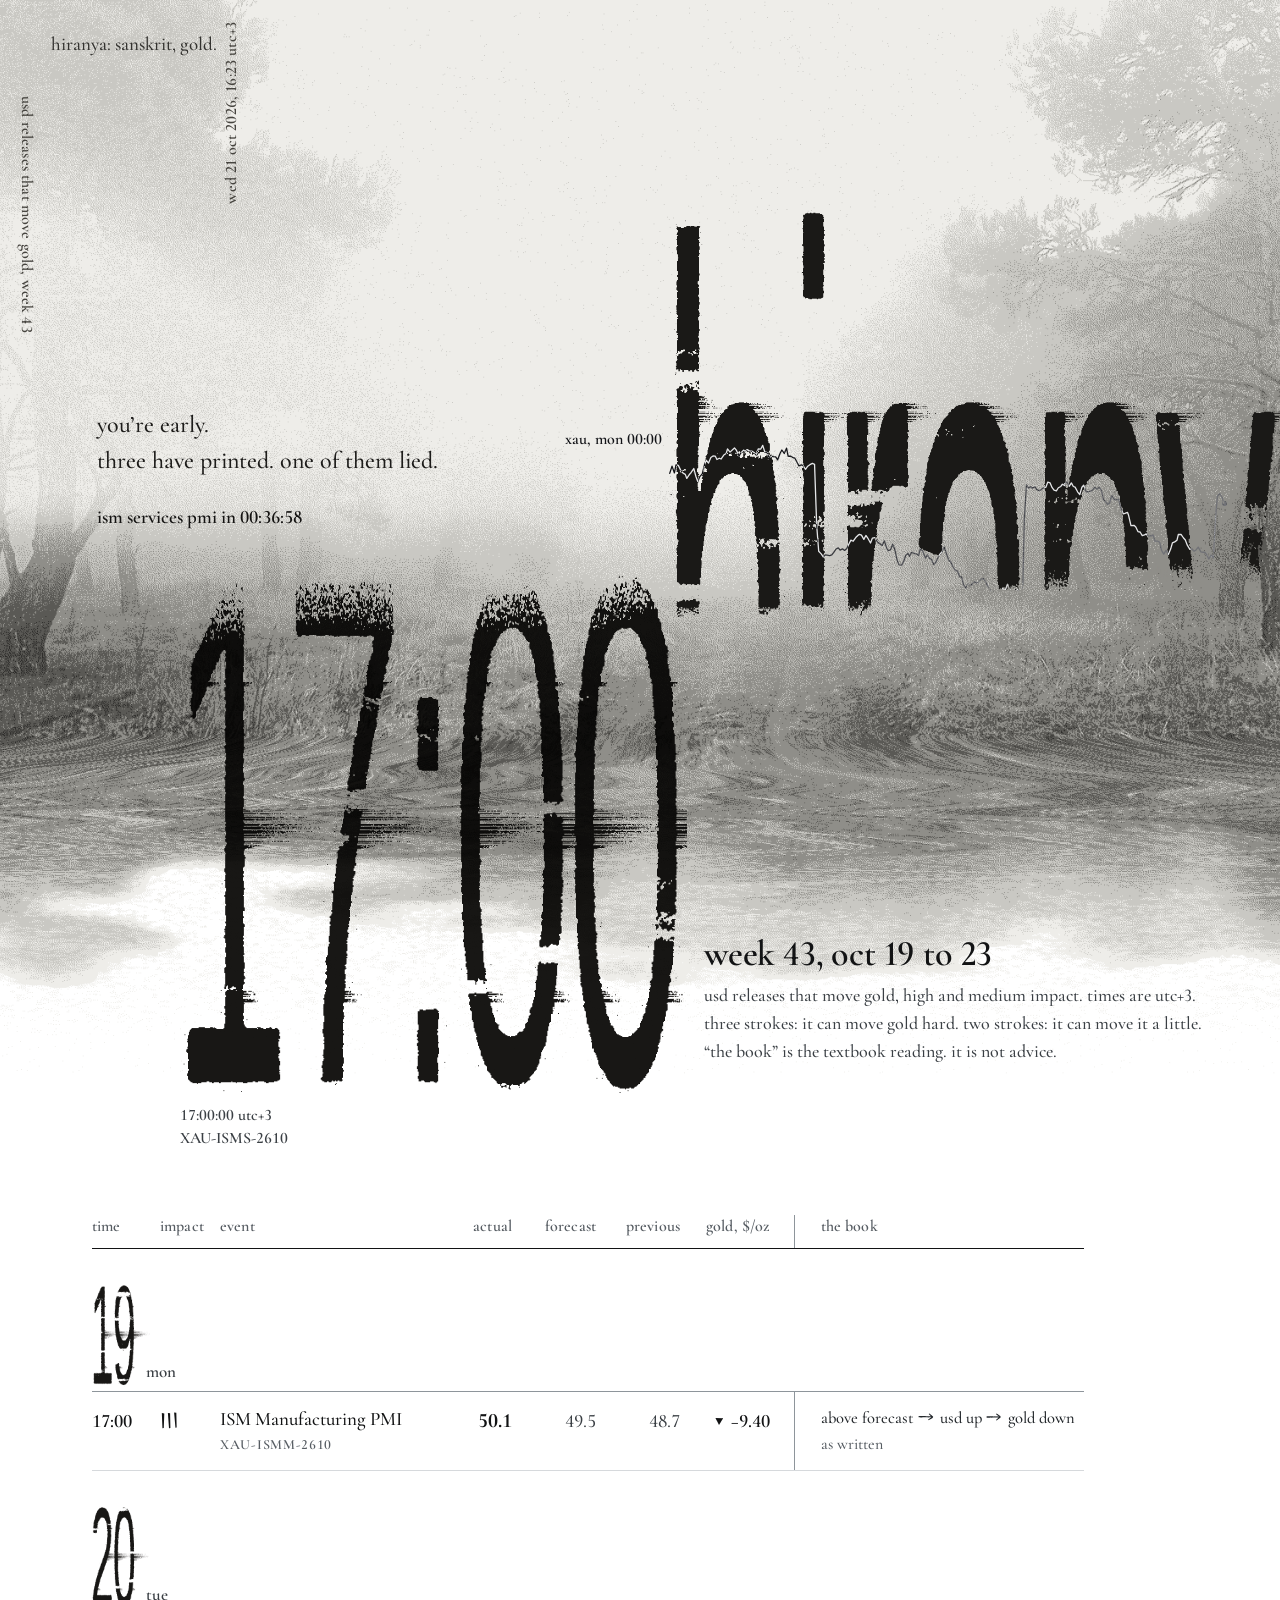
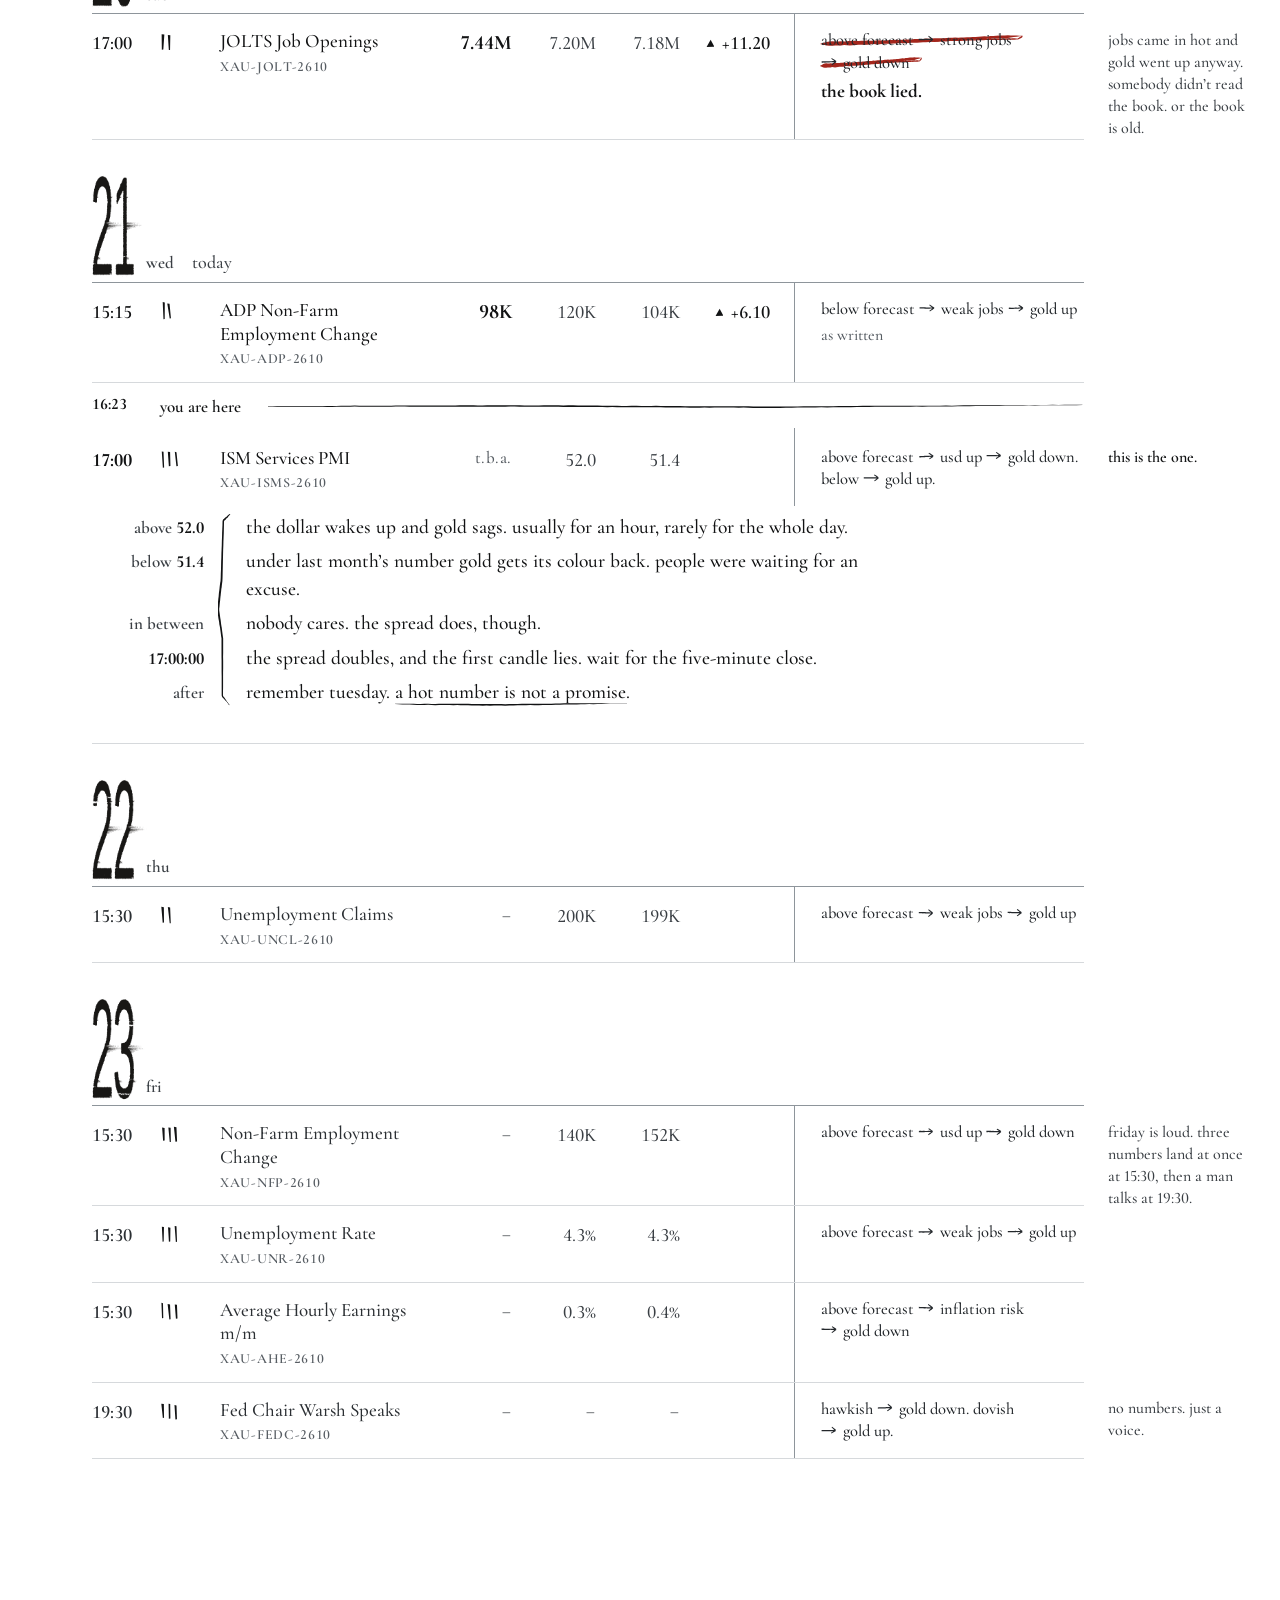
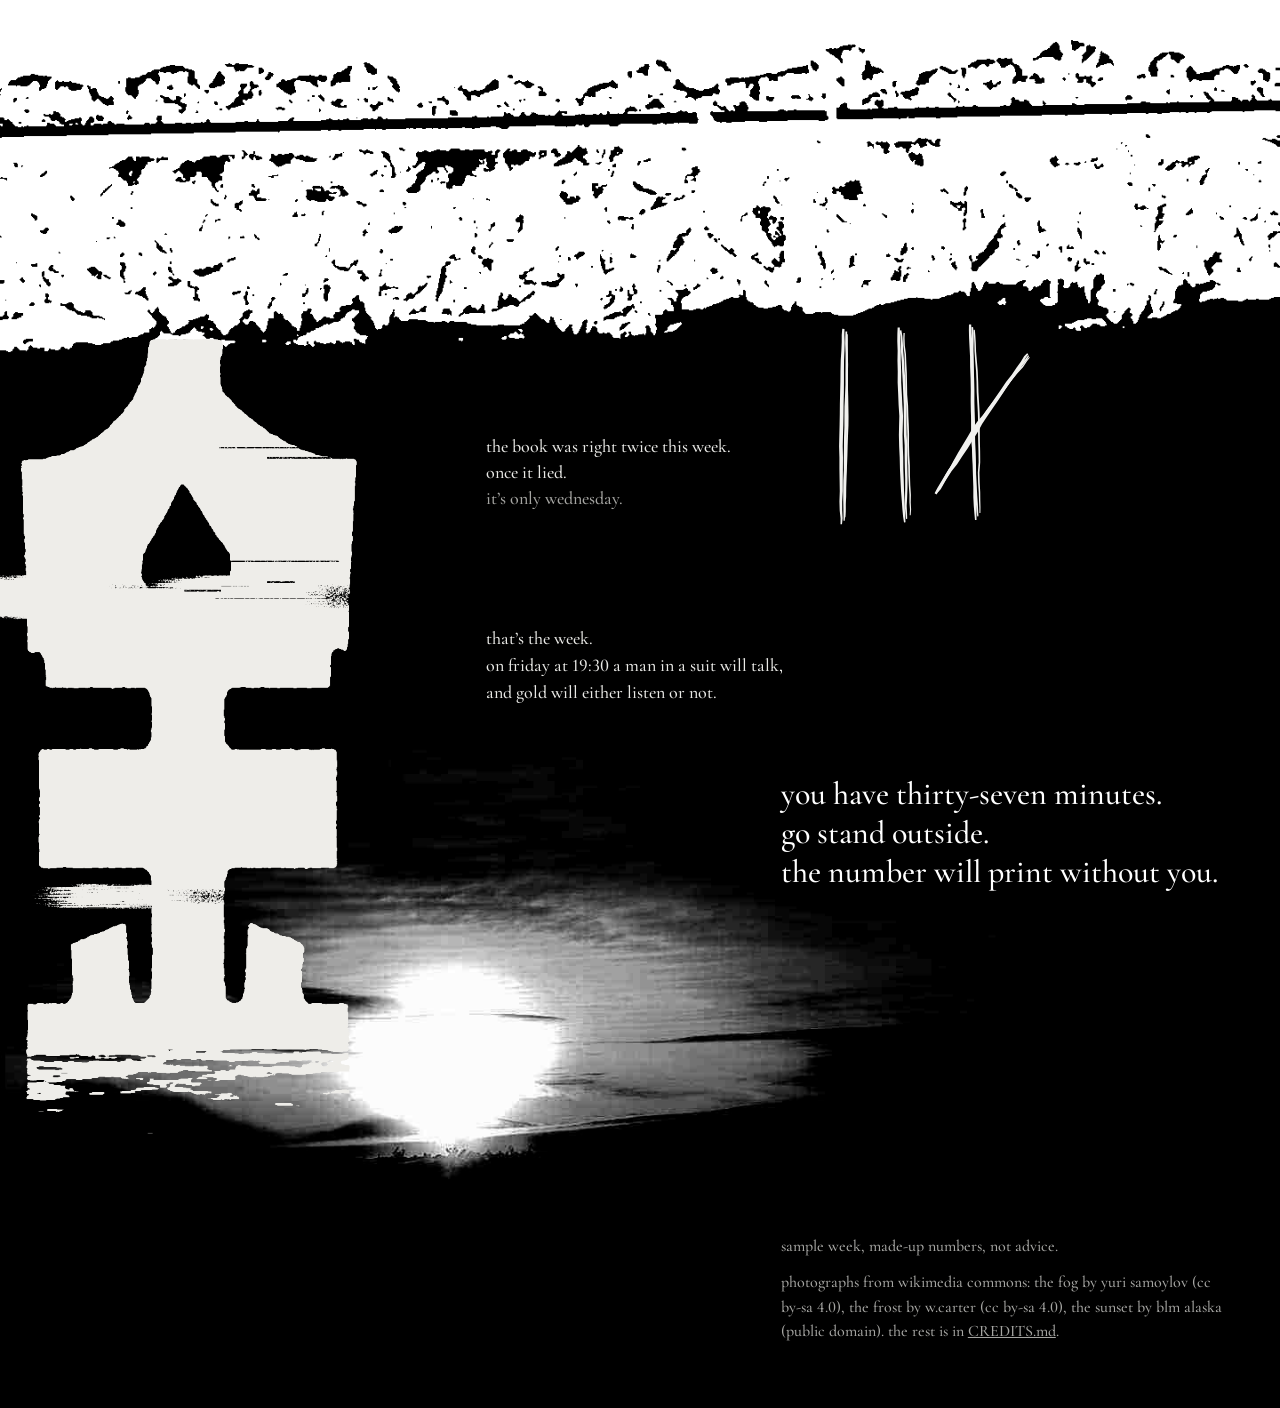
<file: sketches/d-ac/index.html>
<!doctype html>
<html lang="en">
<head>
<meta charset="utf-8">
<meta name="viewport" content="width=device-width, initial-scale=1">
<title>hiranya</title>
<meta name="description" content="usd releases that move gold, week 43, times in utc+3. it starts in fog, clears into the week, and goes under the ice after sunset.">
<link rel="preconnect" href="https://fonts.googleapis.com">
<link rel="preconnect" href="https://fonts.gstatic.com" crossorigin>
<link href="https://fonts.googleapis.com/css2?family=Cormorant+Garamond:wght@500;600;700&display=swap" rel="stylesheet">
<link rel="stylesheet" href="style.css">
</head>
<body>

<!-- the fog. the ground under the word is dragged sideways and burns out into the page. -->
<header class="fog">
  <img class="fog-photo" src="img/hero.png" width="1920" height="1400" alt="">
  <div class="mark">
    <h1><img src="img/hiranya.png" width="1200" height="1452" alt="hiranya"></h1>
    <!-- gold this week, mon 00:00 to wed 16:23, plotted by hand across the word -->
    <svg class="goldline" viewBox="0 0 1000 1000" preserveAspectRatio="none" aria-hidden="true"><path d="M29.9,424.3 L32.8,416.7 L35.8,423.8 L37.8,415.5 L40.7,415.9 L43.7,420.9 L46.7,424.0 L49.5,425.3 L51.4,429.5 L54.4,425.7 L56.9,423.3 L60.2,419.2 L62.8,427.2 L65.2,432.7 L67.8,427.6 L70.9,424.8 L73.8,415.0 L75.9,410.6 L78.8,413.5 L81.7,407.7 L84.4,406.1 L87.2,406.2 L89.4,409.8 L92.3,408.5 L94.5,409.3 L98.0,405.2 L101.0,403.5 L102.7,398.8 L105.9,402.1 L109.1,399.6 L111.5,397.8 L113.6,399.8 L117.4,406.1 L119.2,403.3 L122.9,400.0 L124.9,401.2 L127.6,399.5 L130.6,401.1 L133.3,401.0 L136.2,402.5 L138.9,405.1 L141.4,398.7 L144.6,398.9 L147.1,395.1 L149.7,402.0 L152.4,402.3 L155.0,407.6 L157.7,406.4 L160.7,406.8 L163.4,407.0 L165.9,410.1 L169.0,403.3 L171.2,399.9 L174.2,403.5 L177.1,398.0 L179.1,406.4 L182.1,406.2 L185.5,408.0 L187.3,408.0 L190.8,413.5 L192.7,416.4 L195.9,415.4 L198.1,416.3 L201.0,420.0 L203.8,416.8 L206.5,415.2 L209.7,413.9 L212.4,414.8 L215.1,478.5 L217.6,505.4 L220.8,508.1 L223.3,511.3 L225.8,509.1 L228.1,509.4 L231.4,509.9 L234.1,509.2 L236.6,506.6 L239.5,503.0 L242.3,501.8 L244.6,504.2 L247.6,502.9 L250.3,504.5 L253.0,502.4 L255.5,498.0 L258.2,493.8 L261.1,494.9 L264.3,491.1 L267.3,488.6 L269.1,487.8 L271.5,488.6 L274.5,493.0 L277.1,488.9 L279.9,492.3 L282.9,496.7 L285.2,491.7 L288.4,491.2 M289.2,492.6 L292.0,496.1 L295.0,497.7 L297.8,499.2 L300.2,494.5 L303.4,502.2 L305.2,504.6 L308.1,504.0 L310.8,498.0 L313.6,503.8 L316.6,515.1 L318.8,519.5 L322.2,519.8 L324.8,515.6 L327.2,509.8 L330.0,507.6 L332.2,510.6 L334.4,506.6 L337.9,507.5 L340.8,508.1 L343.5,509.8 L345.7,502.9 L348.7,505.4 L352.2,512.5 L354.5,509.1 L357.2,512.7 L359.6,513.7 L362.7,519.2 L365.6,516.3 L368.1,511.6 L370.4,508.3 L373.4,505.4 L375.7,501.0 L378.6,507.9 L381.6,515.0 L384.0,516.4 L386.8,521.5 L390.1,525.6 L392.3,525.7 L395.3,532.0 L397.6,531.9 L400.1,540.1 L403.2,543.7 L405.8,539.0 L407.9,542.0 L410.9,539.5 L413.9,537.1 L417.3,538.8 L419.3,537.1 L422.2,534.4 L425.1,533.9 L427.7,536.8 L430.2,540.9 L433.7,545.7 L436.3,547.2 L437.7,546.7 L441.6,547.2 L444.1,550.8 L447.0,548.8 L449.4,543.8 L452.4,546.4 L455.5,539.7 L458.1,545.9 L460.9,548.4 L463.3,545.5 L466.0,543.0 L468.7,545.7 L470.7,547.6 L474.6,549.8 L476.7,472.2 L479.4,436.3 L482.1,439.5 L484.9,438.0 L486.7,439.7 L490.2,438.4 L492.4,441.2 L495.3,442.2 L497.7,441.4 L500.4,439.5 L504.0,438.5 L506.3,433.3 L509.2,434.2 L511.8,439.1 L514.2,441.8 L517.1,442.5 L519.6,439.2 L522.7,437.9 L524.7,435.5 L528.1,437.2 M527.3,435.2 L530.4,433.2 L533.3,437.7 L536.0,434.2 L538.5,437.9 L540.7,438.6 L544.0,443.7 L546.6,446.2 L549.3,438.7 L551.5,436.6 L554.7,443.4 L557.8,443.2 L560.3,442.7 L562.7,441.5 L565.7,438.7 L568.2,440.7 L571.0,438.8 L573.9,441.9 L576.5,451.6 L579.1,453.6 L581.9,456.5 L584.2,454.8 L586.9,447.5 L590.1,451.4 L592.4,451.9 L595.6,451.1 L597.4,457.5 L601.2,466.3 L603.5,465.9 L606.8,464.9 L608.1,467.9 L611.1,478.7 L614.9,478.3 L617.2,480.1 L619.9,484.8 L622.6,485.3 L625.3,489.0 L628.2,488.4 L630.3,487.3 L633.4,489.5 L636.6,489.4 L638.9,488.3 L641.4,494.9 L644.3,494.7 L647.4,496.0 L649.7,504.6 L652.4,508.4 L655.3,504.5 L658.2,508.8 L661.1,503.1 L663.3,496.7 L666.2,495.6 L669.1,493.8 L670.8,487.9 L674.2,487.7 L677.1,491.3 L679.6,493.6 L682.1,499.0 L685.3,503.4 L688.2,502.8 L690.5,505.3 L693.1,504.0 L695.9,501.1 L699.2,506.0 L701.8,506.4 L704.1,506.4 L706.4,508.8 L709.1,513.5 L712.1,509.3 L714.9,512.1 L717.8,469.6 L720.0,448.1 L723.1,445.5 L726.0,449.4 L728.0,455.3"/></svg>
    <p class="xau-from" aria-hidden="true">xau, mon 00:00</p>
    <p class="xau-now" aria-hidden="true"></p>
  </div>
  <img class="fog-front" src="img/hero-front.png" width="1920" height="1400" alt="">

  <p class="gloss">hiranya: sanskrit, gold.</p>
  <p class="side">usd releases that move gold, week 43</p>
  <p class="stamp-time" aria-hidden="true"><span data-clock-long>wed 21 oct 2026, 16:23</span> utc+3</p>

  <div class="lost">
    <p data-voice-early>you’re early.</p>
    <p data-voice-printed>three have printed. one of them lied.</p>
    <p class="gone" data-gone hidden></p>
    <p class="count"><span data-next-name>ism services pmi</span> in <span class="tnum" data-countdown>00:37:00</span></p>
  </div>

  <!-- the next release time, set from the data in loose copier glyphs (img/t/) -->
  <div class="bigtime" data-bigtime role="img" aria-label="next release at 17:00 utc+3">
    <img src="img/t/1a.png" alt="" style="left:-0.0231em;width:0.4628em"><img src="img/t/7b.png" alt="" style="left:0.1886em;width:0.4628em"><img src="img/t/colona.png" alt="" style="left:0.4004em;width:0.3521em"><img src="img/t/0b.png" alt="" style="left:0.5014em;width:0.4628em"><img src="img/t/0a.png" alt="" style="left:0.7131em;width:0.4628em">
  </div>
  <p class="bigtime-cap tnum" data-bigtime-cap>17:00:00 utc+3<br>XAU-ISMS-2610</p>
</header>

<main class="week">
  <div class="intro">
    <h2>week 43, oct 19 to 23</h2>
    <p>usd releases that move gold, high and medium impact. times are utc+3.</p>
    <p>three strokes: it can move gold hard. two strokes: it can move it a little.</p>
    <p>“the book” is the textbook reading. it is not advice.</p>
  </div>

  <table class="cal">
    <caption class="sr">usd economic calendar for gold, week of oct 19 to 23 2026, times in utc+3: impact, actual, forecast, previous, what gold did in dollars per ounce, and the textbook rule for each release.</caption>
    <colgroup>
      <col class="c-time"><col class="c-imp"><col class="c-ev"><col class="c-num"><col class="c-num"><col class="c-num"><col class="c-gold"><col class="c-book"><col class="c-aside">
    </colgroup>
    <thead>
      <tr>
        <th scope="col">time</th>
        <th scope="col">impact</th>
        <th scope="col">event</th>
        <th scope="col" class="n">actual</th>
        <th scope="col" class="n">forecast</th>
        <th scope="col" class="n">previous</th>
        <th scope="col" class="n g">gold, $/oz</th>
        <th scope="col" class="bk">the book</th>
        <th scope="col" class="aside"><span class="sr">notes</span></th>
      </tr>
    </thead>

    <tbody class="day">
      <tr class="dayrow"><th colspan="8" scope="rowgroup"><span class="dnum">19</span><span class="dname">mon</span></th><td class="aside"></td></tr>
      <tr class="ev out" data-id="XAU-ISMM-2610">
        <td class="t">17:00</td>
        <td class="imp" aria-label="high impact"><svg class="tally" viewBox="0 0 18 16" aria-hidden="true"><path d="M1.56,1.61 L3.68,1.91 L3.25,14.35 L2.08,14.55Z M6.76,1.49 L8.67,1.79 L8.91,14.36 L7.72,14.56Z M12.09,1.12 L14.00,1.42 L14.28,13.98 L13.23,14.18Z"/></svg></td>
        <td class="evn">ISM Manufacturing PMI<small>XAU-ISMM-2610</small></td>
        <td class="n a">50.1</td><td class="n">49.5</td><td class="n">48.7</td>
        <td class="n g"><svg class="mv" viewBox="0 0 10 10" role="img" aria-label="down"><path d="M0.5,1.2 L9.3,1.5 L4.6,9.2Z"/></svg>&minus;9.40</td>
        <td class="bk"><span class="rule">above forecast <span class="nb"><svg class="ar" viewBox="0 0 18 10" role="img" aria-label="so"><path d="M0.67,5.84 L1.87,5.84 L3.07,5.87 L4.28,5.86 L5.48,5.80 L6.68,5.82 L7.88,5.81 L9.08,5.83 L10.28,5.72 L11.48,5.94 L12.69,5.83 L13.89,5.84 L15.09,5.93 L16.29,6.00 L16.32,4.72 L15.12,4.73 L13.91,4.68 L12.71,4.66 L11.52,4.46 L10.31,4.51 L9.11,4.46 L7.91,4.37 L6.71,4.43 L5.51,4.40 L4.31,4.30 L3.11,4.28 L1.91,4.30 L0.71,4.24Z M16.98,4.90 L16.04,4.28 L15.21,3.51 L14.33,2.81 L13.46,2.07 L12.55,1.41 L11.93,2.13 L12.73,2.91 L13.56,3.71 L14.38,4.47 L15.26,5.19 L16.02,6.02Z M16.11,4.88 L15.13,5.53 L14.14,6.17 L13.20,6.93 L12.23,7.60 L11.23,8.22 L11.77,9.06 L12.77,8.45 L13.81,7.88 L14.86,7.29 L15.87,6.69 L16.89,6.10Z"/></svg> usd up</span> <span class="nb"><svg class="ar" viewBox="0 0 18 10" role="img" aria-label="so"><path d="M0.71,6.23 L1.86,6.19 L3.02,6.28 L4.18,6.15 L5.34,6.06 L6.50,6.14 L7.65,6.09 L8.81,6.05 L9.97,6.05 L11.13,6.10 L12.29,6.05 L13.44,6.08 L14.60,6.01 L15.76,5.97 L15.75,4.75 L14.59,4.74 L13.44,4.74 L12.28,4.68 L11.12,4.75 L9.96,4.64 L8.80,4.74 L7.65,4.63 L6.49,4.66 L5.33,4.69 L4.17,4.67 L3.01,4.60 L1.86,4.72 L0.70,4.69Z M16.41,4.73 L15.50,4.02 L14.54,3.37 L13.61,2.70 L12.69,2.08 L11.74,1.43 L11.12,2.23 L11.98,3.00 L12.87,3.65 L13.75,4.40 L14.60,5.18 L15.50,5.90Z M15.47,4.78 L14.61,5.56 L13.74,6.32 L12.91,7.14 L11.97,7.89 L11.10,8.67 L11.72,9.44 L12.67,8.75 L13.55,7.94 L14.53,7.28 L15.49,6.63 L16.44,5.97Z"/></svg> gold down</span></span><span class="vd">as written</span></td>
        <td class="aside"></td>
      </tr>
    </tbody>

    <tbody class="day">
      <tr class="dayrow"><th colspan="8" scope="rowgroup"><span class="dnum">20</span><span class="dname">tue</span></th><td class="aside"></td></tr>
      <tr class="ev out lied" data-id="XAU-JOLT-2610">
        <td class="t">17:00</td>
        <td class="imp" aria-label="medium impact"><svg class="tally" viewBox="0 0 18 16" aria-hidden="true"><path d="M1.40,0.94 L3.73,1.24 L2.85,14.01 L1.57,14.21Z M6.72,1.59 L8.85,1.89 L8.62,14.33 L7.57,14.53Z"/></svg></td>
        <td class="evn">JOLTS Job Openings<small>XAU-JOLT-2610</small></td>
        <td class="n a">7.44M</td><td class="n">7.20M</td><td class="n">7.18M</td>
        <td class="n g"><svg class="mv" viewBox="0 0 10 10" role="img" aria-label="up"><path d="M0.7,9.1 L9.5,8.8 L5.3,0.8Z"/></svg>+11.20</td>
        <td class="bk"><span class="rule"><s class="pencil">above forecast <span class="nb"><svg class="ar" viewBox="0 0 18 10" role="img" aria-label="so"><path d="M0.80,5.67 L2.00,5.65 L3.19,5.63 L4.39,5.73 L5.59,5.60 L6.79,5.63 L7.98,5.56 L9.18,5.50 L10.38,5.54 L11.57,5.46 L12.77,5.48 L13.96,5.36 L15.16,5.45 L16.36,5.38 L16.35,4.15 L15.15,4.14 L13.96,4.15 L12.76,4.10 L11.56,4.06 L10.36,4.09 L9.17,4.16 L7.97,4.11 L6.77,4.04 L5.58,4.18 L4.38,4.05 L3.18,4.11 L1.99,4.13 L0.79,4.12Z M16.99,4.22 L15.96,3.63 L15.01,2.89 L13.99,2.16 L13.02,1.47 L12.02,0.80 L11.40,1.61 L12.34,2.39 L13.30,3.08 L14.23,3.92 L15.21,4.61 L16.12,5.38Z M16.15,4.22 L15.29,4.95 L14.42,5.64 L13.55,6.31 L12.73,7.03 L11.87,7.70 L12.53,8.55 L13.42,7.91 L14.33,7.31 L15.20,6.64 L16.08,5.96 L16.96,5.27Z"/></svg> strong jobs</span> <span class="nb"><svg class="ar" viewBox="0 0 18 10" role="img" aria-label="so"><path d="M0.74,6.18 L1.96,6.15 L3.18,6.07 L4.40,6.13 L5.62,6.02 L6.84,5.91 L8.06,5.90 L9.27,5.87 L10.50,5.82 L11.71,5.73 L12.94,5.69 L14.15,5.64 L15.37,5.56 L16.59,5.55 L16.56,4.31 L15.34,4.31 L14.12,4.36 L12.90,4.39 L11.68,4.50 L10.46,4.46 L9.24,4.59 L8.02,4.50 L6.80,4.50 L5.58,4.60 L4.36,4.60 L3.14,4.65 L1.92,4.64 L0.70,4.67Z M17.15,4.40 L16.19,3.64 L15.13,3.04 L14.10,2.37 L13.09,1.69 L12.03,1.08 L11.52,1.81 L12.46,2.60 L13.45,3.31 L14.42,4.06 L15.36,4.85 L16.40,5.49Z M16.36,4.39 L15.42,5.11 L14.50,5.85 L13.60,6.62 L12.68,7.37 L11.75,8.11 L12.36,8.91 L13.32,8.21 L14.29,7.53 L15.28,6.88 L16.25,6.21 L17.19,5.48Z"/></svg> gold down</span></s></span><span class="lie">the book lied.</span></td>
        <td class="aside"><p>jobs came in hot and gold went up anyway. somebody didn’t read the book. or the book is old.</p></td>
      </tr>
    </tbody>

    <tbody class="day today">
      <tr class="dayrow"><th colspan="8" scope="rowgroup"><span class="dnum">21</span><span class="dname">wed</span><span class="dnote">today</span></th><td class="aside"></td></tr>
      <tr class="ev out" data-id="XAU-ADP-2610">
        <td class="t">15:15</td>
        <td class="imp" aria-label="medium impact"><svg class="tally" viewBox="0 0 18 16" aria-hidden="true"><path d="M2.32,-0.08 L4.11,0.22 L4.05,14.39 L2.98,14.59Z M6.22,1.08 L8.17,1.38 L9.38,13.81 L8.33,14.01Z"/></svg></td>
        <td class="evn">ADP Non-Farm Employment Change<small>XAU-ADP-2610</small></td>
        <td class="n a">98K</td><td class="n">120K</td><td class="n">104K</td>
        <td class="n g"><svg class="mv" viewBox="0 0 10 10" role="img" aria-label="up"><path d="M0.7,9.1 L9.5,8.8 L5.3,0.8Z"/></svg>+6.10</td>
        <td class="bk"><span class="rule">below forecast <span class="nb"><svg class="ar" viewBox="0 0 18 10" role="img" aria-label="so"><path d="M0.63,5.98 L1.85,6.07 L3.07,6.09 L4.29,6.10 L5.52,6.11 L6.74,6.14 L7.96,6.15 L9.18,6.16 L10.41,6.17 L11.63,6.14 L12.85,6.12 L14.07,6.11 L15.30,6.17 L16.52,6.15 L16.53,4.97 L15.31,4.90 L14.09,4.84 L12.87,4.84 L11.64,4.81 L10.42,4.77 L9.20,4.80 L7.98,4.77 L6.75,4.73 L5.53,4.72 L4.31,4.63 L3.09,4.60 L1.86,4.60 L0.64,4.64Z M17.15,4.90 L16.12,4.20 L15.09,3.63 L14.07,2.96 L13.05,2.34 L12.04,1.63 L11.45,2.48 L12.44,3.22 L13.41,3.92 L14.38,4.67 L15.34,5.32 L16.30,6.14Z M16.31,4.90 L15.37,5.56 L14.43,6.28 L13.49,7.00 L12.57,7.74 L11.60,8.37 L12.20,9.23 L13.16,8.57 L14.17,7.97 L15.16,7.32 L16.15,6.66 L17.14,6.06Z"/></svg> weak jobs</span> <span class="nb"><svg class="ar" viewBox="0 0 18 10" role="img" aria-label="so"><path d="M0.91,6.56 L2.11,6.64 L3.30,6.46 L4.50,6.50 L5.69,6.47 L6.89,6.36 L8.09,6.38 L9.28,6.31 L10.47,6.19 L11.67,6.15 L12.87,6.06 L14.06,6.08 L15.26,6.03 L16.45,5.89 L16.42,4.71 L15.23,4.75 L14.03,4.71 L12.83,4.83 L11.64,4.85 L10.44,5.01 L9.25,4.99 L8.05,4.97 L6.86,5.05 L5.66,5.06 L4.46,5.04 L3.27,5.14 L2.07,5.00 L0.87,5.07Z M17.03,4.75 L16.03,4.18 L15.07,3.60 L14.12,2.99 L13.13,2.46 L12.17,1.82 L11.62,2.69 L12.56,3.35 L13.46,4.03 L14.41,4.63 L15.34,5.26 L16.24,5.97Z M16.18,4.80 L15.27,5.56 L14.38,6.36 L13.46,7.08 L12.54,7.87 L11.63,8.62 L12.24,9.43 L13.20,8.74 L14.17,8.01 L15.13,7.35 L16.12,6.70 L17.09,6.01Z"/></svg> gold up</span></span><span class="vd">as written</span></td>
        <td class="aside"></td>
      </tr>
      <tr class="now" data-now>
        <td class="t" data-clock>16:23</td>
        <td colspan="7" class="now-c"><span class="now-w">you are here</span><svg class="now-line" viewBox="0 0 1012 10" preserveAspectRatio="none" aria-hidden="true"><path d="M-0.0,6.2 L5.6,6.2 L11.3,6.2 L16.9,6.2 L22.6,6.3 L28.3,6.2 L33.9,6.2 L39.6,6.3 L45.2,6.3 L50.9,6.3 L56.6,6.3 L62.2,6.2 L67.8,6.3 L73.5,6.2 L79.2,6.2 L84.9,6.0 L90.5,6.0 L96.2,5.9 L101.9,5.9 L107.6,5.8 L113.2,5.9 L118.9,5.9 L124.5,6.0 L130.2,5.9 L135.9,5.9 L141.6,5.9 L147.2,6.0 L152.8,5.9 L158.5,5.8 L164.2,5.8 L169.8,5.8 L175.5,5.9 L181.2,5.9 L186.9,5.9 L192.6,6.0 L198.2,6.0 L203.9,6.0 L209.5,6.0 L215.2,6.0 L220.8,5.9 L226.5,5.9 L232.2,5.9 L237.9,5.9 L243.5,5.9 L249.1,5.9 L254.8,5.9 L260.4,6.0 L266.1,6.0 L271.7,5.9 L277.3,5.9 L282.9,5.9 L288.6,5.9 L294.3,5.9 L299.9,5.8 L306.0,5.8 L312.0,6.0 L318.0,6.0 L324.1,6.0 L330.1,6.0 L336.1,6.0 L342.2,6.0 L348.2,6.0 L354.2,5.9 L360.3,6.0 L366.3,6.1 L372.4,6.1 L378.4,6.1 L384.4,6.2 L390.5,6.2 L396.5,6.2 L402.6,6.2 L408.7,6.2 L414.7,6.3 L420.8,6.4 L426.8,6.3 L432.9,6.4 L438.9,6.6 L444.9,6.6 L450.9,6.5 L457.0,6.6 L463.0,6.6 L469.0,6.6 L475.1,6.6 L481.2,6.6 L487.1,6.6 L493.1,6.7 L499.1,6.7 L505.1,6.8 L511.1,6.9 L517.2,6.9 L523.2,7.0 L529.3,7.0 L535.3,7.0 L541.4,6.9 L547.6,7.0 L553.6,6.9 L559.6,6.8 L565.6,6.8 L571.7,6.8 L577.8,6.8 L583.8,7.0 L589.8,6.9 L595.9,7.0 L601.9,7.2 L608.0,7.2 L613.9,7.3 L620.0,7.3 L627.3,7.2 L634.7,7.2 L642.1,7.1 L649.5,7.0 L656.8,6.9 L664.2,6.9 L671.6,6.8 L678.9,6.7 L686.3,6.6 L693.6,6.7 L700.9,6.6 L708.2,6.5 L715.6,6.5 L722.9,6.4 L730.4,6.3 L737.7,6.2 L745.1,6.1 L752.5,6.0 L759.9,5.9 L767.2,5.9 L774.5,5.9 L781.9,6.0 L789.3,5.9 L796.7,5.9 L804.0,5.8 L811.4,5.9 L818.7,5.8 L826.1,5.8 L833.5,5.7 L840.8,5.6 L848.2,5.6 L855.5,5.5 L862.9,5.4 L870.2,5.3 L877.6,5.2 L885.0,5.0 L892.3,5.1 L899.7,5.0 L907.0,5.0 L914.3,4.9 L921.7,4.8 L929.1,4.7 L936.4,4.7 L943.7,4.6 L951.1,4.5 L958.5,4.4 L965.8,4.3 L973.2,4.2 L980.5,4.3 L987.9,4.2 L995.2,4.2 L1002.6,4.2 L1010.0,4.1 L1010.0,3.7 L1002.6,3.8 L995.2,3.8 L987.9,3.8 L980.5,3.9 L973.2,3.8 L965.8,3.9 L958.5,4.0 L951.1,4.1 L943.7,4.2 L936.4,4.3 L929.1,4.3 L921.7,4.3 L914.3,4.3 L907.0,4.3 L899.7,4.2 L892.3,4.3 L885.0,4.2 L877.6,4.3 L870.2,4.4 L862.9,4.4 L855.5,4.5 L848.2,4.7 L840.8,4.6 L833.4,4.7 L826.1,4.7 L818.7,4.7 L811.4,4.8 L804.0,4.7 L796.7,4.7 L789.3,4.7 L781.9,4.8 L774.5,4.7 L767.2,4.7 L759.9,4.7 L752.5,4.8 L745.1,4.8 L737.7,4.9 L730.4,5.0 L722.9,5.1 L715.6,5.2 L708.2,5.2 L700.9,5.3 L693.6,5.3 L686.3,5.3 L678.9,5.3 L671.6,5.5 L664.2,5.5 L656.8,5.6 L649.5,5.6 L642.1,5.7 L634.7,5.7 L627.3,5.7 L620.0,5.8 L614.0,5.8 L608.0,5.7 L601.9,5.7 L595.9,5.5 L589.8,5.4 L583.8,5.5 L577.8,5.3 L571.7,5.3 L565.6,5.3 L559.6,5.3 L553.6,5.3 L547.5,5.4 L541.4,5.4 L535.3,5.4 L529.3,5.4 L523.2,5.4 L517.2,5.3 L511.1,5.2 L505.1,5.1 L499.2,5.1 L493.2,5.1 L487.2,5.0 L481.2,4.9 L475.1,5.0 L469.0,5.0 L463.0,5.0 L457.0,4.9 L450.9,4.9 L444.9,5.0 L438.9,5.0 L432.9,4.8 L426.8,4.7 L420.8,4.7 L414.7,4.7 L408.7,4.6 L402.6,4.5 L396.5,4.5 L390.5,4.5 L384.5,4.6 L378.4,4.4 L372.4,4.4 L366.3,4.5 L360.3,4.4 L354.3,4.3 L348.2,4.4 L342.1,4.4 L336.1,4.5 L330.1,4.5 L324.1,4.5 L318.0,4.5 L312.0,4.4 L306.0,4.3 L299.9,4.3 L294.2,4.4 L288.6,4.3 L282.9,4.4 L277.3,4.4 L271.7,4.4 L266.0,4.5 L260.4,4.5 L254.8,4.3 L249.1,4.4 L243.5,4.4 L237.9,4.4 L232.2,4.5 L226.5,4.5 L220.8,4.5 L215.2,4.6 L209.5,4.6 L203.9,4.6 L198.2,4.6 L192.6,4.6 L186.9,4.5 L181.2,4.6 L175.5,4.6 L169.8,4.6 L164.2,4.5 L158.5,4.6 L152.8,4.7 L147.2,4.8 L141.6,4.7 L135.9,4.7 L130.2,4.7 L124.5,4.8 L118.9,4.7 L113.2,4.7 L107.6,4.6 L101.9,4.8 L96.2,4.8 L90.5,4.9 L84.8,5.0 L79.2,5.1 L73.5,5.2 L67.8,5.3 L62.2,5.3 L56.6,5.3 L50.9,5.4 L45.2,5.4 L39.6,5.4 L33.9,5.4 L28.3,5.4 L22.6,5.5 L16.9,5.5 L11.3,5.5 L5.6,5.6 L-0.0,5.8Z"/></svg></td>
        <td class="aside"></td>
      </tr>
      <tr class="ev next" data-id="XAU-ISMS-2610">
        <td class="t">17:00</td>
        <td class="imp" aria-label="high impact"><svg class="tally" viewBox="0 0 18 16" aria-hidden="true"><path d="M1.52,1.11 L3.02,1.41 L3.55,14.95 L2.45,15.15Z M6.70,1.27 L8.66,1.57 L8.94,13.48 L7.59,13.68Z M12.69,1.46 L14.13,1.76 L15.34,13.53 L14.06,13.73Z"/></svg></td>
        <td class="evn">ISM Services PMI<small>XAU-ISMS-2610</small></td>
        <td class="n a tba" data-actual>t.b.a.</td><td class="n">52.0</td><td class="n">51.4</td>
        <td class="n g"></td>
        <td class="bk"><span class="rule">above forecast <span class="nb"><svg class="ar" viewBox="0 0 18 10" role="img" aria-label="so"><path d="M1.52,7.00 L2.69,7.00 L3.87,6.90 L5.04,6.76 L6.21,6.75 L7.39,6.72 L8.56,6.62 L9.74,6.61 L10.91,6.46 L12.08,6.50 L13.25,6.38 L14.43,6.43 L15.60,6.36 L16.78,6.38 L16.73,5.04 L15.56,5.16 L14.38,5.09 L13.21,5.20 L12.03,5.13 L10.86,5.20 L9.68,5.13 L8.51,5.18 L7.33,5.18 L6.16,5.29 L4.99,5.39 L3.81,5.33 L2.64,5.36 L1.46,5.45Z M17.37,5.05 L16.36,4.36 L15.32,3.66 L14.33,2.96 L13.30,2.28 L12.26,1.70 L11.66,2.54 L12.62,3.23 L13.59,4.00 L14.60,4.68 L15.56,5.48 L16.54,6.22Z M16.51,5.01 L15.69,5.75 L14.89,6.44 L14.02,7.06 L13.20,7.72 L12.42,8.45 L12.94,9.14 L13.87,8.59 L14.76,8.04 L15.60,7.38 L16.51,6.83 L17.40,6.19Z"/></svg> usd up</span> <span class="nb"><svg class="ar" viewBox="0 0 18 10" role="img" aria-label="so"><path d="M0.70,5.83 L1.88,5.79 L3.07,5.74 L4.25,5.79 L5.44,5.77 L6.62,5.78 L7.81,5.79 L8.99,5.74 L10.18,5.80 L11.36,5.78 L12.55,5.69 L13.73,5.75 L14.92,5.70 L16.10,5.74 L16.10,4.47 L14.91,4.43 L13.73,4.38 L12.54,4.48 L11.36,4.45 L10.17,4.41 L8.99,4.38 L7.80,4.44 L6.62,4.37 L5.43,4.40 L4.25,4.30 L3.06,4.27 L1.88,4.24 L0.69,4.21Z M16.72,4.36 L15.67,3.73 L14.69,2.92 L13.63,2.28 L12.62,1.55 L11.59,0.87 L10.98,1.70 L11.96,2.45 L12.95,3.21 L13.90,3.99 L14.93,4.73 L15.89,5.49Z M15.91,4.32 L14.91,5.04 L13.91,5.77 L12.92,6.52 L11.90,7.19 L10.89,7.93 L11.45,8.77 L12.49,8.10 L13.53,7.45 L14.59,6.81 L15.64,6.18 L16.70,5.53Z"/></svg> gold down.</span> below <span class="nb"><svg class="ar" viewBox="0 0 18 10" role="img" aria-label="so"><path d="M0.86,6.12 L2.09,6.11 L3.32,6.10 L4.55,6.10 L5.78,5.98 L7.01,5.95 L8.24,5.99 L9.47,5.96 L10.70,5.97 L11.93,5.90 L13.16,5.85 L14.39,5.85 L15.62,5.77 L16.85,5.73 L16.85,4.57 L15.61,4.59 L14.38,4.52 L13.15,4.58 L11.92,4.64 L10.69,4.66 L9.46,4.62 L8.23,4.54 L7.00,4.66 L5.77,4.63 L4.54,4.54 L3.31,4.52 L2.08,4.53 L0.85,4.55Z M17.50,4.62 L16.55,3.94 L15.63,3.29 L14.69,2.67 L13.78,2.04 L12.84,1.42 L12.23,2.23 L13.09,2.95 L13.99,3.58 L14.86,4.29 L15.74,5.00 L16.60,5.81Z M16.60,4.69 L15.73,5.38 L14.93,6.20 L14.10,6.96 L13.23,7.62 L12.43,8.43 L13.02,9.15 L13.95,8.49 L14.81,7.83 L15.71,7.16 L16.64,6.50 L17.50,5.78Z"/></svg> gold up.</span></span></td>
        <td class="aside"><p data-next-aside>this is the one.</p></td>
      </tr>
      <tr class="playbook" data-for="XAU-ISMS-2610">
        <td colspan="8">
          <div class="pb">
            <svg class="bracket" viewBox="0 0 16 174" preserveAspectRatio="none" aria-hidden="true"><path d="M13.8,-0.3 L13.1,0.0 L12.6,0.4 L12.0,0.7 L11.4,1.1 L10.8,1.6 L10.2,2.1 L9.8,2.4 L9.3,2.6 L8.6,3.0 L8.0,3.6 L7.5,3.9 L7.1,4.1 L6.6,4.4 L5.8,5.0 L5.2,6.4 L5.1,10.1 L4.9,13.6 L4.7,17.2 L4.6,21.0 L4.4,24.6 L4.3,28.3 L4.1,32.0 L3.9,35.6 L3.8,39.3 L3.6,42.8 L3.5,46.5 L3.4,50.1 L3.2,53.7 L3.1,57.3 L2.9,60.3 L2.5,61.9 L2.2,63.7 L1.9,65.4 L1.7,67.2 L1.4,69.0 L1.1,70.6 L0.9,72.5 L0.7,74.4 L0.4,76.0 L0.2,77.8 L-0.1,79.6 L-0.3,81.4 L-0.5,83.1 L-0.9,84.8 L-0.8,86.7 L-0.5,88.6 L-0.2,90.4 L0.2,92.2 L0.5,94.0 L0.9,95.7 L1.3,97.5 L1.5,99.2 L2.0,101.1 L2.4,102.8 L2.7,104.7 L3.0,106.5 L3.3,108.3 L3.6,110.2 L4.0,111.9 L4.0,114.6 L4.0,118.2 L4.0,121.5 L4.0,125.0 L4.0,128.4 L4.1,131.9 L4.1,135.4 L4.1,138.9 L4.1,142.4 L4.2,145.9 L4.2,149.4 L4.2,152.9 L4.2,156.3 L4.2,159.8 L4.2,163.3 L4.7,164.6 L5.5,165.3 L6.1,165.8 L6.6,166.2 L7.2,166.8 L7.8,167.3 L8.4,167.8 L9.0,168.3 L9.5,168.7 L10.1,169.2 L10.6,169.9 L11.2,170.3 L11.7,170.9 L12.3,171.6 L12.8,172.1 L13.2,171.7 L12.6,171.2 L12.0,170.6 L11.5,170.0 L11.0,169.5 L10.4,168.9 L9.9,168.3 L9.5,167.8 L9.0,167.2 L8.5,166.6 L8.0,166.0 L7.5,165.3 L6.9,164.9 L6.3,164.3 L5.9,163.9 L5.7,163.2 L5.7,159.8 L5.8,156.3 L5.8,152.9 L5.8,149.4 L5.8,145.9 L5.8,142.4 L5.9,138.9 L5.9,135.4 L5.9,131.9 L5.8,128.4 L5.9,125.0 L5.9,121.5 L5.9,118.2 L5.9,114.6 L5.9,111.7 L5.5,109.8 L5.2,108.0 L4.9,106.1 L4.6,104.4 L4.3,102.4 L3.9,100.7 L3.5,98.8 L3.3,97.1 L3.0,95.3 L2.6,93.6 L2.3,91.8 L2.0,90.0 L1.7,88.3 L1.4,86.5 L1.4,85.0 L1.7,83.5 L1.9,81.6 L2.1,79.9 L2.4,78.2 L2.6,76.3 L2.8,74.6 L3.1,72.8 L3.3,71.0 L3.6,69.3 L3.8,67.5 L4.2,65.8 L4.4,64.1 L4.7,62.3 L5.0,60.5 L5.2,57.4 L5.3,53.8 L5.4,50.1 L5.5,46.5 L5.6,42.9 L5.7,39.4 L5.8,35.7 L5.9,32.1 L6.1,28.4 L6.2,24.7 L6.4,21.1 L6.6,17.3 L6.7,13.7 L6.8,10.1 L6.9,6.5 L7.1,6.0 L7.4,5.9 L7.9,5.6 L8.5,5.2 L9.1,4.7 L9.5,4.1 L10.0,3.8 L10.5,3.5 L11.1,3.1 L11.6,2.5 L12.1,2.0 L12.6,1.6 L13.1,1.1 L13.6,0.7 L14.1,0.1Z"/></svg>
            <dl>
              <dt>above <span class="fig" data-pb-forecast>52.0</span></dt>
              <dd>the dollar wakes up and gold sags. usually for an hour, rarely for the whole day.</dd>
              <dt>below <span class="fig" data-pb-previous>51.4</span></dt>
              <dd>under last month’s number gold gets its colour back. people were waiting for an excuse.</dd>
              <dt>in between</dt>
              <dd>nobody cares. the spread does, though.</dd>
              <dt><span class="fig" data-pb-time>17:00:00</span></dt>
              <dd>the spread doubles, and the first candle lies. wait for the five-minute close.</dd>
              <dt>after</dt>
              <dd>remember tuesday. <span class="u">a hot number is not a promise.<svg viewBox="0 0 152 8" preserveAspectRatio="none" aria-hidden="true"><path d="M0.0,4.1 L2.5,4.4 L4.8,4.5 L7.2,4.6 L9.5,4.7 L11.8,5.0 L14.3,5.2 L16.7,5.3 L19.0,5.2 L21.4,5.1 L23.7,5.4 L26.1,5.5 L28.5,5.4 L30.8,5.3 L33.1,5.3 L35.4,5.4 L37.8,5.5 L40.2,5.4 L42.4,5.5 L44.9,5.7 L47.3,5.7 L49.6,5.9 L52.0,6.1 L54.4,6.1 L56.8,6.2 L59.2,6.1 L61.5,6.2 L64.0,6.1 L66.4,6.1 L68.7,6.1 L71.3,6.2 L74.0,6.0 L76.7,6.0 L79.4,5.8 L82.1,5.7 L84.8,5.6 L87.5,5.4 L90.2,5.5 L93.0,5.5 L95.7,5.3 L98.4,5.3 L101.1,5.3 L103.9,5.1 L106.7,5.1 L109.4,4.7 L112.2,4.6 L114.9,4.6 L117.6,4.5 L120.3,4.4 L122.9,4.4 L125.6,4.1 L128.3,4.2 L130.9,4.0 L133.6,4.0 L136.4,3.8 L139.1,3.8 L141.8,3.7 L144.6,3.8 L147.3,3.7 L150.1,3.7 L150.1,3.2 L147.3,3.2 L144.6,3.3 L141.8,3.2 L139.1,3.3 L136.4,3.0 L133.6,3.0 L130.9,2.9 L128.3,3.0 L125.6,2.9 L122.9,3.0 L120.3,3.0 L117.5,3.0 L114.9,3.1 L112.1,3.0 L109.3,3.1 L106.6,3.4 L103.9,3.4 L101.1,3.5 L98.4,3.5 L95.6,3.5 L92.9,3.7 L90.2,3.7 L87.4,3.6 L84.7,3.7 L82.1,3.8 L79.3,3.9 L76.6,4.0 L73.9,4.1 L71.3,4.2 L68.8,4.1 L66.4,4.1 L64.0,4.1 L61.5,4.1 L59.2,4.0 L56.8,4.1 L54.4,4.0 L52.1,4.1 L49.8,3.9 L47.4,3.8 L45.0,3.8 L42.5,3.6 L40.2,3.6 L37.8,3.7 L35.5,3.7 L33.1,3.6 L30.7,3.7 L28.4,3.8 L26.1,4.0 L23.8,3.9 L21.4,3.6 L19.0,3.7 L16.6,3.9 L14.3,3.9 L12.0,3.7 L9.6,3.5 L7.2,3.5 L4.8,3.5 L2.5,3.6 L0.1,3.6Z"/></svg></span></dd>
            </dl>
          </div>
        </td>
        <td class="aside"></td>
      </tr>
    </tbody>

    <tbody class="day later">
      <tr class="dayrow"><th colspan="8" scope="rowgroup"><span class="dnum">22</span><span class="dname">thu</span></th><td class="aside"></td></tr>
      <tr class="ev" data-id="XAU-UNCL-2610">
        <td class="t">15:30</td>
        <td class="imp" aria-label="medium impact"><svg class="tally" viewBox="0 0 18 16" aria-hidden="true"><path d="M1.13,0.54 L3.31,0.84 L3.43,14.09 L2.31,14.29Z M6.72,0.81 L8.69,1.11 L9.23,14.54 L8.33,14.74Z"/></svg></td>
        <td class="evn">Unemployment Claims<small>XAU-UNCL-2610</small></td>
        <td class="n a tba">&ndash;</td><td class="n">200K</td><td class="n">199K</td>
        <td class="n g"></td>
        <td class="bk"><span class="rule">above forecast <span class="nb"><svg class="ar" viewBox="0 0 18 10" role="img" aria-label="so"><path d="M0.87,5.76 L2.04,5.80 L3.20,5.84 L4.36,5.83 L5.53,5.85 L6.69,5.82 L7.85,5.89 L9.02,5.91 L10.18,5.98 L11.34,6.04 L12.50,6.01 L13.67,6.07 L14.83,6.11 L16.00,6.14 L16.03,4.88 L14.87,4.77 L13.71,4.74 L12.55,4.62 L11.38,4.62 L10.22,4.57 L9.06,4.50 L7.90,4.45 L6.73,4.45 L5.57,4.41 L4.41,4.38 L3.25,4.35 L2.08,4.22 L0.92,4.24Z M16.68,4.83 L15.71,4.16 L14.80,3.42 L13.88,2.69 L12.95,2.00 L12.03,1.30 L11.36,2.13 L12.25,2.87 L13.12,3.64 L14.02,4.39 L14.91,5.16 L15.75,5.99Z M15.77,4.94 L14.82,5.72 L13.90,6.56 L13.03,7.42 L12.12,8.30 L11.22,9.17 L11.86,9.89 L12.83,9.10 L13.79,8.28 L14.79,7.55 L15.74,6.74 L16.66,5.94Z"/></svg> weak jobs</span> <span class="nb"><svg class="ar" viewBox="0 0 18 10" role="img" aria-label="so"><path d="M0.73,5.50 L1.88,5.53 L3.04,5.58 L4.20,5.56 L5.35,5.62 L6.51,5.69 L7.67,5.70 L8.82,5.71 L9.98,5.72 L11.14,5.74 L12.30,5.73 L13.45,5.75 L14.61,5.74 L15.77,5.75 L15.79,4.58 L14.64,4.51 L13.48,4.44 L12.33,4.45 L11.17,4.37 L10.01,4.36 L8.86,4.27 L7.70,4.22 L6.54,4.22 L5.39,4.20 L4.23,4.15 L3.07,4.06 L1.92,4.02 L0.76,3.94Z M16.43,4.47 L15.44,3.76 L14.47,3.10 L13.54,2.36 L12.54,1.66 L11.58,0.96 L10.96,1.76 L11.88,2.51 L12.77,3.33 L13.72,4.06 L14.63,4.79 L15.53,5.61Z M15.51,4.43 L14.62,5.27 L13.69,6.05 L12.75,6.83 L11.81,7.60 L10.88,8.35 L11.50,9.17 L12.50,8.50 L13.47,7.77 L14.44,7.03 L15.43,6.33 L16.46,5.68Z"/></svg> gold up</span></span></td>
        <td class="aside"></td>
      </tr>
    </tbody>

    <tbody class="day later">
      <tr class="dayrow"><th colspan="8" scope="rowgroup"><span class="dnum">23</span><span class="dname">fri</span></th><td class="aside"></td></tr>
      <tr class="ev" data-id="XAU-NFP-2610">
        <td class="t">15:30</td>
        <td class="imp" aria-label="high impact"><svg class="tally" viewBox="0 0 18 16" aria-hidden="true"><path d="M1.80,2.09 L3.94,2.39 L3.98,13.05 L2.66,13.25Z M7.16,1.95 L9.10,2.25 L9.29,14.33 L8.36,14.53Z M11.90,1.39 L14.11,1.69 L14.64,13.94 L13.25,14.14Z"/></svg></td>
        <td class="evn">Non-Farm Employment Change<small>XAU-NFP-2610</small></td>
        <td class="n a tba">&ndash;</td><td class="n">140K</td><td class="n">152K</td>
        <td class="n g"></td>
        <td class="bk"><span class="rule">above forecast <span class="nb"><svg class="ar" viewBox="0 0 18 10" role="img" aria-label="so"><path d="M0.99,5.80 L2.15,5.77 L3.31,5.81 L4.47,5.74 L5.63,5.68 L6.79,5.58 L7.95,5.52 L9.11,5.55 L10.27,5.49 L11.43,5.48 L12.59,5.54 L13.75,5.55 L14.91,5.47 L16.07,5.44 L16.06,4.21 L14.90,4.32 L13.74,4.25 L12.58,4.17 L11.42,4.17 L10.26,4.19 L9.10,4.22 L7.94,4.21 L6.78,4.16 L5.62,4.17 L4.46,4.19 L3.30,4.12 L2.15,4.17 L0.99,4.24Z M16.66,4.45 L15.75,3.78 L14.87,3.11 L13.95,2.47 L13.03,1.81 L12.14,1.13 L11.50,1.97 L12.39,2.67 L13.25,3.41 L14.10,4.13 L15.00,4.78 L15.87,5.51Z M15.78,4.28 L14.92,5.09 L14.02,5.85 L13.07,6.56 L12.14,7.31 L11.22,8.07 L11.89,8.93 L12.85,8.22 L13.81,7.52 L14.75,6.79 L15.72,6.11 L16.75,5.52Z"/></svg> usd up</span> <span class="nb"><svg class="ar" viewBox="0 0 18 10" role="img" aria-label="so"><path d="M0.44,5.69 L1.67,5.63 L2.89,5.53 L4.11,5.57 L5.34,5.64 L6.56,5.61 L7.79,5.60 L9.01,5.57 L10.23,5.64 L11.46,5.62 L12.68,5.71 L13.90,5.65 L15.13,5.65 L16.35,5.69 L16.35,4.43 L15.13,4.42 L13.91,4.38 L12.68,4.29 L11.46,4.31 L10.23,4.30 L9.01,4.30 L7.79,4.17 L6.56,4.21 L5.34,4.15 L4.12,4.16 L2.89,4.12 L1.67,4.11 L0.44,4.08Z M16.90,4.35 L16.01,3.83 L15.15,3.17 L14.21,2.72 L13.31,2.22 L12.38,1.75 L11.84,2.60 L12.69,3.19 L13.56,3.74 L14.40,4.34 L15.32,4.93 L16.21,5.44Z M16.12,4.37 L15.22,5.13 L14.34,5.95 L13.47,6.67 L12.60,7.41 L11.75,8.17 L12.34,8.90 L13.29,8.27 L14.23,7.62 L15.16,6.97 L16.08,6.20 L16.99,5.46Z"/></svg> gold down</span></span></td>
        <td class="aside" rowspan="3"><p>friday is loud. three numbers land at once at 15:30, then a man talks at 19:30.</p></td>
      </tr>
      <tr class="ev" data-id="XAU-UNR-2610">
        <td class="t">15:30</td>
        <td class="imp" aria-label="high impact"><svg class="tally" viewBox="0 0 18 16" aria-hidden="true"><path d="M1.60,1.35 L3.40,1.65 L3.16,14.08 L2.22,14.28Z M6.91,1.87 L8.93,2.17 L8.78,13.98 L7.63,14.18Z M12.55,0.73 L14.13,1.03 L14.59,14.19 L13.57,14.39Z"/></svg></td>
        <td class="evn">Unemployment Rate<small>XAU-UNR-2610</small></td>
        <td class="n a tba">&ndash;</td><td class="n">4.3%</td><td class="n">4.3%</td>
        <td class="n g"></td>
        <td class="bk"><span class="rule">above forecast <span class="nb"><svg class="ar" viewBox="0 0 18 10" role="img" aria-label="so"><path d="M0.78,6.08 L1.95,6.18 L3.11,6.12 L4.27,6.05 L5.43,6.16 L6.60,6.22 L7.76,6.10 L8.92,6.11 L10.09,6.02 L11.25,6.02 L12.41,5.96 L13.57,5.96 L14.74,5.93 L15.90,5.92 L15.89,4.63 L14.72,4.66 L13.56,4.68 L12.40,4.66 L11.23,4.66 L10.07,4.63 L8.91,4.56 L7.75,4.68 L6.58,4.67 L5.42,4.71 L4.26,4.67 L3.09,4.55 L1.93,4.50 L0.77,4.55Z M16.57,4.61 L15.66,3.86 L14.75,3.15 L13.82,2.49 L12.92,1.76 L11.97,1.07 L11.34,1.83 L12.16,2.67 L13.04,3.42 L13.89,4.19 L14.75,4.96 L15.61,5.76Z M15.69,4.57 L14.82,5.21 L13.99,5.96 L13.11,6.62 L12.24,7.28 L11.39,7.91 L11.96,8.73 L12.88,8.21 L13.77,7.57 L14.66,6.94 L15.60,6.34 L16.50,5.75Z"/></svg> weak jobs</span> <span class="nb"><svg class="ar" viewBox="0 0 18 10" role="img" aria-label="so"><path d="M0.90,5.70 L2.12,5.73 L3.34,5.70 L4.56,5.71 L5.78,5.67 L7.01,5.67 L8.23,5.58 L9.45,5.64 L10.67,5.56 L11.89,5.60 L13.11,5.55 L14.34,5.53 L15.56,5.59 L16.78,5.60 L16.78,4.24 L15.56,4.30 L14.34,4.32 L13.11,4.32 L11.89,4.25 L10.67,4.26 L9.45,4.13 L8.23,4.25 L7.01,4.28 L5.78,4.21 L4.56,4.20 L3.34,4.24 L2.12,4.22 L0.90,4.20Z M17.43,4.43 L16.58,3.70 L15.65,3.06 L14.77,2.30 L13.85,1.60 L12.98,0.90 L12.32,1.68 L13.18,2.38 L13.99,3.21 L14.85,3.99 L15.65,4.77 L16.52,5.48Z M16.57,4.32 L15.65,5.10 L14.64,5.68 L13.71,6.39 L12.75,7.09 L11.83,7.79 L12.31,8.54 L13.35,8.02 L14.36,7.41 L15.39,6.86 L16.34,6.17 L17.39,5.61Z"/></svg> gold up</span></span></td>
      </tr>
      <tr class="ev" data-id="XAU-AHE-2610">
        <td class="t">15:30</td>
        <td class="imp" aria-label="high impact"><svg class="tally" viewBox="0 0 18 16" aria-hidden="true"><path d="M1.22,0.53 L2.56,0.83 L2.80,13.59 L1.73,13.79Z M6.52,1.65 L8.61,1.95 L9.10,14.63 L8.01,14.83Z M12.66,1.95 L14.55,2.25 L14.98,13.91 L13.65,14.11Z"/></svg></td>
        <td class="evn">Average Hourly Earnings m/m<small>XAU-AHE-2610</small></td>
        <td class="n a tba">&ndash;</td><td class="n">0.3%</td><td class="n">0.4%</td>
        <td class="n g"></td>
        <td class="bk"><span class="rule">above forecast <span class="nb"><svg class="ar" viewBox="0 0 18 10" role="img" aria-label="so"><path d="M0.93,5.72 L2.11,5.68 L3.28,5.75 L4.45,5.75 L5.63,5.82 L6.80,5.87 L7.97,5.90 L9.15,5.81 L10.32,6.00 L11.49,6.02 L12.66,6.05 L13.84,6.03 L15.01,6.07 L16.18,6.09 L16.21,4.77 L15.04,4.69 L13.87,4.68 L12.69,4.62 L11.52,4.63 L10.35,4.59 L9.17,4.58 L8.00,4.39 L6.83,4.36 L5.66,4.39 L4.48,4.25 L3.31,4.24 L2.14,4.23 L0.96,4.16Z M16.83,4.61 L15.78,3.93 L14.74,3.22 L13.71,2.47 L12.68,1.77 L11.64,1.10 L11.04,1.91 L12.03,2.65 L13.02,3.41 L14.01,4.20 L14.99,5.00 L15.97,5.78Z M15.90,4.54 L15.09,5.37 L14.21,6.16 L13.37,6.90 L12.55,7.63 L11.68,8.39 L12.40,9.27 L13.27,8.52 L14.19,7.90 L15.10,7.25 L15.96,6.44 L16.90,5.77Z"/></svg> inflation risk</span> <span class="nb"><svg class="ar" viewBox="0 0 18 10" role="img" aria-label="so"><path d="M0.57,5.28 L1.80,5.33 L3.03,5.34 L4.26,5.34 L5.49,5.35 L6.71,5.39 L7.94,5.39 L9.17,5.40 L10.40,5.27 L11.63,5.45 L12.86,5.38 L14.09,5.46 L15.31,5.43 L16.54,5.36 L16.56,4.17 L15.33,4.12 L14.10,4.14 L12.87,4.07 L11.65,4.01 L10.42,4.04 L9.19,3.98 L7.96,3.96 L6.73,3.96 L5.50,4.00 L4.27,3.95 L3.05,3.78 L1.82,3.76 L0.59,3.79Z M17.14,4.19 L16.23,3.58 L15.32,2.97 L14.39,2.41 L13.46,1.84 L12.52,1.32 L11.99,2.11 L12.85,2.74 L13.72,3.39 L14.59,4.04 L15.47,4.69 L16.36,5.34Z M16.32,4.20 L15.41,4.95 L14.49,5.74 L13.54,6.45 L12.65,7.24 L11.70,7.95 L12.33,8.80 L13.28,8.09 L14.29,7.46 L15.22,6.73 L16.20,6.02 L17.19,5.38Z"/></svg> gold down</span></span></td>
      </tr>
      <tr class="ev" data-id="XAU-FEDC-2610">
        <td class="t">19:30</td>
        <td class="imp" aria-label="high impact"><svg class="tally" viewBox="0 0 18 16" aria-hidden="true"><path d="M1.13,1.32 L3.31,1.62 L3.46,13.45 L2.43,13.65Z M7.34,1.33 L8.76,1.63 L8.91,14.02 L7.59,14.22Z M12.41,2.46 L14.15,2.76 L14.54,14.57 L13.22,14.77Z"/></svg></td>
        <td class="evn">Fed Chair Warsh Speaks<small>XAU-FEDC-2610</small></td>
        <td class="n a tba">&ndash;</td><td class="n tba">&ndash;</td><td class="n tba">&ndash;</td>
        <td class="n g"></td>
        <td class="bk"><span class="rule">hawkish <span class="nb"><svg class="ar" viewBox="0 0 18 10" role="img" aria-label="so"><path d="M0.97,6.13 L2.15,6.07 L3.33,6.04 L4.51,5.95 L5.68,6.01 L6.86,5.91 L8.04,5.88 L9.22,5.87 L10.40,5.78 L11.57,5.64 L12.75,5.64 L13.93,5.59 L15.11,5.62 L16.28,5.53 L16.25,4.30 L15.07,4.25 L13.89,4.32 L12.72,4.39 L11.54,4.43 L10.36,4.39 L9.18,4.47 L8.00,4.52 L6.82,4.49 L5.65,4.52 L4.47,4.59 L3.29,4.61 L2.11,4.71 L0.93,4.76Z M16.92,4.49 L16.06,3.68 L15.14,2.91 L14.22,2.18 L13.28,1.47 L12.39,0.64 L11.71,1.39 L12.59,2.23 L13.41,3.07 L14.27,3.87 L15.11,4.73 L16.01,5.49Z M16.07,4.49 L15.05,5.17 L14.08,5.92 L13.10,6.78 L12.10,7.53 L11.13,8.30 L11.73,9.14 L12.77,8.47 L13.79,7.75 L14.83,6.97 L15.87,6.31 L16.87,5.60Z"/></svg> gold down.</span> dovish <span class="nb"><svg class="ar" viewBox="0 0 18 10" role="img" aria-label="so"><path d="M0.67,6.90 L1.85,6.86 L3.04,6.83 L4.22,6.73 L5.40,6.77 L6.59,6.76 L7.77,6.77 L8.96,6.82 L10.14,6.70 L11.33,6.80 L12.51,6.69 L13.69,6.74 L14.88,6.79 L16.06,6.76 L16.04,5.48 L14.85,5.40 L13.67,5.39 L12.48,5.38 L11.30,5.33 L10.12,5.49 L8.93,5.39 L7.75,5.36 L6.56,5.38 L5.38,5.41 L4.19,5.36 L3.01,5.30 L1.83,5.38 L0.64,5.34Z M16.73,5.27 L15.86,4.57 L14.97,3.86 L14.09,3.21 L13.23,2.43 L12.33,1.77 L11.73,2.45 L12.52,3.24 L13.35,4.06 L14.15,4.79 L14.95,5.61 L15.76,6.38Z M15.84,5.22 L14.86,5.89 L13.91,6.63 L12.97,7.31 L11.99,7.96 L11.02,8.62 L11.56,9.42 L12.58,8.84 L13.58,8.20 L14.62,7.69 L15.66,7.06 L16.66,6.44Z"/></svg> gold up.</span></span></td>
        <td class="aside"><p>no numbers. just a voice.</p></td>
      </tr>
    </tbody>
  </table>
</main>

<!-- the page goes under at the frost line and stays dark. 金 stands on the same horizon as the sun. -->
<section class="night" aria-label="the week so far, and the end">
  <img class="frost" src="img/frost-line.png" width="1440" height="450"
       alt="a wire furred with hoarfrost, copied until only black and white are left: one hard black line with ice standing on it and hanging from it. above it the page is white, below it everything is dark.">

  <div class="scratched">
    <svg class="scratch" viewBox="0 0 300 260" role="img" aria-label="three tally marks scratched into the dark. the third one is crossed out.">
<path d="M40.7 17.9 L40.1 24.7 L40.1 32.8 L39.7 42.2 L39.0 53.0 L38.7 64.8 L38.6 77.6 L38.3 89.7 L38.0 102.6 L37.9 114.5 L37.7 125.9 L37.4 137.9 L37.1 150.4 L37.5 163.1 L37.5 176.1 L37.7 188.5 L37.9 201.2 L37.5 212.8 L37.8 222.8 L38.8 231.7 L38.7 238.3 L40.4 238.4 L41.1 231.6 L40.6 222.7 L40.6 212.9 L41.3 201.2 L41.3 188.5 L41.4 176.1 L41.5 163.1 L41.2 150.4 L41.5 138.0 L41.9 126.0 L42.1 114.6 L42.2 102.7 L42.5 89.8 L42.6 77.7 L42.6 64.8 L42.7 53.1 L43.2 42.4 L43.4 32.9 L43.1 24.7 L43.2 18.1Z"/>
<path d="M44.3 21.0 L44.1 27.1 L44.0 35.2 L44.4 45.2 L44.4 56.4 L44.3 68.5 L44.3 81.0 L43.8 93.7 L43.2 105.4 L43.1 117.1 L43.1 129.1 L42.7 140.1 L42.6 152.2 L42.4 164.4 L42.5 177.0 L41.9 189.2 L41.8 200.5 L41.8 211.0 L42.0 220.8 L42.1 228.7 L42.1 234.4 L43.5 234.4 L43.9 228.7 L44.2 220.8 L44.1 211.0 L44.3 200.5 L44.6 189.3 L45.3 177.1 L45.3 164.5 L45.6 152.2 L45.7 140.1 L46.1 129.1 L46.1 117.1 L46.3 105.5 L46.8 93.8 L47.2 81.1 L47.1 68.5 L47.2 56.4 L47.0 45.1 L46.5 35.1 L46.3 27.1 L46.2 21.0Z"/>
<path d="M45.5 24.0 L45.4 29.7 L45.2 38.3 L45.2 47.4 L45.4 58.5 L45.1 69.9 L45.0 81.3 L45.4 93.4 L45.6 105.2 L45.8 116.5 L45.7 126.9 L45.2 138.1 L44.8 149.7 L44.6 161.4 L44.1 173.5 L43.8 185.2 L43.5 196.7 L43.5 207.2 L43.1 216.0 L43.3 224.1 L43.2 230.4 L44.3 230.4 L44.6 224.1 L44.6 216.0 L45.1 207.3 L45.2 196.8 L45.6 185.2 L46.0 173.6 L46.5 161.4 L46.8 149.8 L47.2 138.2 L47.7 127.0 L47.8 116.5 L47.6 105.1 L47.4 93.4 L47.0 81.2 L47.0 69.9 L47.3 58.5 L46.9 47.4 L46.9 38.3 L47.0 29.7 L46.9 24.0Z"/>
<path d="M103.2 16.5 L102.9 23.2 L102.8 31.8 L103.2 42.5 L103.0 54.0 L103.3 66.0 L103.2 78.5 L103.8 91.4 L104.3 104.0 L105.1 116.3 L104.8 127.5 L104.6 137.9 L104.9 150.7 L105.5 163.0 L105.8 176.3 L106.4 188.9 L107.0 201.0 L107.9 212.4 L108.6 222.0 L109.4 230.3 L110.4 236.4 L112.1 236.2 L111.7 230.1 L111.4 221.9 L111.0 212.2 L110.4 200.9 L110.1 188.8 L109.6 176.2 L109.5 162.9 L109.0 150.6 L108.7 137.9 L109.0 127.6 L109.3 116.2 L108.5 103.8 L107.9 91.2 L107.2 78.4 L107.2 66.0 L106.7 53.9 L106.7 42.4 L106.0 31.7 L105.8 23.2 L105.6 16.5Z"/>
<path d="M105.5 19.7 L106.3 26.1 L106.7 34.0 L107.0 44.2 L107.8 55.1 L108.3 66.4 L109.0 78.9 L109.5 91.2 L110.1 103.5 L110.1 115.2 L110.2 126.6 L110.3 137.9 L111.1 149.5 L111.1 161.7 L111.3 173.7 L111.7 186.5 L111.7 197.9 L111.5 208.6 L111.3 217.8 L111.9 225.6 L112.6 232.4 L114.0 232.3 L113.8 225.5 L113.4 217.8 L113.9 208.7 L114.3 197.9 L114.4 186.4 L114.2 173.6 L114.1 161.7 L114.1 149.4 L113.4 137.8 L113.3 126.5 L113.2 115.2 L113.2 103.4 L112.6 91.0 L112.0 78.7 L111.2 66.2 L110.5 54.9 L109.6 44.1 L109.1 33.9 L108.5 25.9 L107.4 19.4Z"/>
<path d="M109.8 22.5 L109.5 28.6 L109.6 36.8 L110.9 46.3 L111.1 56.5 L111.7 67.8 L111.9 79.7 L112.0 92.2 L113.0 104.6 L113.3 116.3 L113.8 126.9 L114.1 137.2 L114.0 148.8 L114.4 160.7 L115.1 172.0 L115.3 183.7 L115.8 194.7 L116.5 205.0 L116.5 213.9 L117.1 221.8 L116.8 228.3 L117.9 228.3 L118.4 221.8 L118.0 213.8 L118.2 205.0 L117.5 194.6 L117.1 183.6 L117.0 171.9 L116.3 160.6 L116.0 148.8 L116.1 137.1 L115.8 126.9 L115.3 116.2 L115.0 104.5 L114.0 92.2 L113.8 79.7 L113.6 67.7 L113.0 56.4 L112.6 46.2 L111.3 36.7 L111.0 28.6 L111.2 22.6Z"/>
<path d="M183.7 13.1 L183.6 19.8 L183.8 28.0 L184.3 37.9 L184.9 49.0 L185.0 61.0 L185.5 73.9 L185.7 86.7 L185.6 99.6 L185.8 111.3 L186.3 123.2 L186.3 134.3 L186.7 146.3 L187.4 158.7 L187.8 171.7 L188.2 184.4 L188.6 196.0 L188.6 207.9 L189.1 217.9 L189.8 226.4 L190.5 233.6 L192.2 233.5 L192.1 226.3 L191.9 217.8 L191.7 207.8 L191.9 196.0 L191.8 184.3 L191.6 171.6 L191.3 158.5 L190.7 146.1 L190.4 134.3 L190.5 123.1 L190.0 111.2 L189.8 99.6 L189.8 86.7 L189.5 73.8 L188.9 60.9 L188.6 48.9 L187.8 37.7 L187.0 27.8 L186.5 19.7 L186.2 13.0Z"/>
<path d="M186.4 16.1 L186.9 22.6 L186.5 30.9 L186.2 40.6 L186.1 51.4 L186.3 63.3 L186.3 75.7 L186.1 88.1 L186.2 100.5 L186.5 112.6 L186.3 124.0 L186.3 135.2 L186.8 146.5 L187.5 159.1 L188.3 171.5 L189.0 183.5 L189.8 195.2 L190.7 205.7 L191.6 215.5 L192.2 223.7 L193.1 229.6 L194.4 229.5 L194.1 223.6 L193.7 215.4 L193.0 205.5 L192.4 195.0 L191.7 183.4 L191.1 171.3 L190.5 158.9 L189.8 146.4 L189.4 135.1 L189.4 124.0 L189.6 112.6 L189.3 100.4 L189.2 88.1 L189.3 75.7 L189.1 63.3 L188.9 51.4 L188.8 40.6 L189.0 31.0 L189.1 22.5 L188.3 15.9Z"/>
<path d="M188.9 19.1 L189.3 25.4 L189.7 33.8 L189.9 43.2 L190.7 54.1 L191.7 65.7 L192.2 77.7 L192.4 89.3 L193.1 101.3 L193.7 112.3 L194.0 122.9 L193.9 132.9 L194.1 144.6 L194.4 156.3 L194.6 168.4 L193.7 180.0 L194.0 191.5 L194.7 202.3 L195.0 211.6 L195.4 219.2 L195.5 225.6 L196.6 225.6 L196.7 219.2 L196.5 211.5 L196.4 202.2 L195.8 191.4 L195.5 180.1 L196.4 168.4 L196.3 156.2 L196.0 144.6 L195.9 132.8 L196.0 122.9 L195.7 112.2 L195.1 101.2 L194.4 89.2 L194.1 77.7 L193.6 65.5 L192.6 53.9 L191.7 43.1 L191.4 33.7 L190.9 25.3 L190.3 19.0Z"/>
<path d="M147.1 204.7 L150.3 199.7 L154.2 193.5 L159.1 186.1 L164.0 178.7 L170.3 170.7 L176.1 161.7 L182.5 152.3 L188.0 143.2 L193.8 134.0 L198.5 125.2 L204.1 116.8 L209.9 108.2 L216.3 99.0 L222.7 89.5 L228.6 80.2 L234.9 71.7 L240.0 63.6 L244.7 56.7 L248.0 50.3 L250.7 46.6 L249.3 45.4 L245.9 48.9 L242.2 55.1 L237.3 61.7 L232.0 69.6 L225.5 78.0 L219.3 87.3 L212.8 96.6 L206.4 105.7 L200.5 114.3 L194.7 122.9 L190.0 131.7 L184.2 140.9 L178.9 150.0 L172.6 159.4 L167.0 168.4 L160.8 176.4 L156.0 184.2 L151.4 191.8 L147.7 198.1 L144.9 203.3Z"/>
<path d="M148.3 202.7 L151.8 198.8 L155.6 192.0 L159.7 184.5 L164.4 176.6 L168.9 168.2 L173.8 159.4 L179.5 150.2 L185.1 141.0 L190.5 131.7 L195.7 124.5 L202.0 117.0 L208.3 108.2 L215.2 99.3 L221.6 90.3 L228.0 81.4 L234.0 72.6 L239.5 65.8 L244.5 58.8 L248.9 53.2 L251.6 48.4 L250.4 47.6 L247.4 52.0 L242.7 57.4 L237.5 64.3 L231.9 71.0 L225.7 79.8 L219.2 88.6 L212.8 97.5 L205.8 106.3 L199.5 115.1 L193.2 122.5 L187.8 130.0 L182.4 139.4 L176.8 148.6 L171.2 157.9 L166.3 166.8 L161.9 175.2 L157.3 183.2 L153.4 190.8 L149.9 197.5 L146.7 201.3Z"/>
<path d="M149.6 200.3 L152.1 195.6 L155.2 190.0 L159.1 182.5 L164.0 174.9 L169.2 166.7 L174.8 158.1 L180.8 149.6 L186.5 141.1 L191.4 132.7 L196.5 125.0 L201.5 118.0 L207.5 109.3 L213.2 100.7 L219.7 91.9 L226.2 83.3 L232.7 75.1 L238.4 68.1 L244.7 61.1 L248.8 55.1 L252.4 50.3 L251.6 49.7 L247.8 54.3 L243.5 60.1 L237.2 67.0 L231.4 74.0 L224.8 82.3 L218.2 90.8 L211.7 99.6 L206.0 108.2 L199.9 116.9 L194.9 123.9 L189.7 131.6 L184.8 140.0 L179.2 148.5 L173.2 157.1 L167.6 165.7 L162.5 173.9 L157.6 181.6 L153.7 189.3 L150.8 194.9 L148.4 199.7Z"/>
    </svg>
    <div class="tally-words">
      <p data-book-right>the book was right twice this week.</p>
      <p data-book-lied>once it lied.</p>
      <p class="dim" data-weekday-line>it’s only wednesday.</p>
    </div>
  </div>

  <div class="sunset">
    <img class="sun" src="img/after-sunset.jpg" width="1440" height="700"
         alt="after sunset: the sky over a low ridge gone almost black, the sun a white hole at the horizon.">
    <div class="kin-wrap">
      <img class="kin" src="img/kin-white.png" width="750" height="1310"
           alt="金, the character for gold, white and worn like a bad photocopy, hanging from the ice at the left edge, its foot on the horizon beside the sun.">
    </div>
    <p class="last">that’s the week.<br>on <span data-last-day>friday</span> at <span data-last-time>19:30</span> a man in a suit will talk,<br>and gold will either listen or not.</p>
    <p class="wait" data-wait>you have <span data-words>thirty-seven</span> minutes.<br>go stand outside.<br>the number will print without you.</p>
  </div>

  <footer class="fine">
    <p>sample week, made-up numbers, not advice.</p>
    <p>photographs from wikimedia commons: the fog by yuri samoylov (cc by-sa 4.0), the frost by w.carter (cc by-sa 4.0), the sunset by blm alaska (public domain). the rest is in <a href="CREDITS.md">CREDITS.md</a>.</p>
  </footer>
</section>

<script type="application/json" id="week-data">
{
  "_note": "SAMPLE week for sketches only. Event names and textbook rules are real; numbers and reactions are made up.",
  "site": "hiranya",
  "timezone": "utc+3",
  "now": "2026-10-21T16:23:00+03:00",
  "week": "oct 19 - oct 23, 2026",
  "events": [
    {"id": "XAU-ISMM-2610", "day": "mon 19", "time": "17:00", "impact": "high", "title": "ISM Manufacturing PMI",
     "actual": "50.1", "forecast": "49.5", "previous": "48.7", "status": "released",
     "textbook": "above forecast -> usd up -> gold down", "book_said": "down", "gold_did": "down", "xau_move": "-9.40", "verdict": "book was right"},
    {"id": "XAU-JOLT-2610", "day": "tue 20", "time": "17:00", "impact": "medium", "title": "JOLTS Job Openings",
     "actual": "7.44M", "forecast": "7.20M", "previous": "7.18M", "status": "released",
     "textbook": "above forecast -> strong jobs -> gold down", "book_said": "down", "gold_did": "up", "xau_move": "+11.20", "verdict": "the book lied"},
    {"id": "XAU-ADP-2610", "day": "wed 21", "time": "15:15", "impact": "medium", "title": "ADP Non-Farm Employment Change",
     "actual": "98K", "forecast": "120K", "previous": "104K", "status": "released",
     "textbook": "below forecast -> weak jobs -> gold up", "book_said": "up", "gold_did": "up", "xau_move": "+6.10", "verdict": "book was right"},
    {"id": "XAU-ISMS-2610", "day": "wed 21", "time": "17:00", "impact": "high", "title": "ISM Services PMI",
     "actual": null, "forecast": "52.0", "previous": "51.4", "status": "next",
     "textbook": "above forecast -> usd up -> gold down. below -> gold up."},
    {"id": "XAU-UNCL-2610", "day": "thu 22", "time": "15:30", "impact": "medium", "title": "Unemployment Claims",
     "actual": null, "forecast": "200K", "previous": "199K", "status": "upcoming",
     "textbook": "above forecast -> weak jobs -> gold up"},
    {"id": "XAU-NFP-2610", "day": "fri 23", "time": "15:30", "impact": "high", "title": "Non-Farm Employment Change",
     "actual": null, "forecast": "140K", "previous": "152K", "status": "upcoming",
     "textbook": "above forecast -> usd up -> gold down"},
    {"id": "XAU-UNR-2610", "day": "fri 23", "time": "15:30", "impact": "high", "title": "Unemployment Rate",
     "actual": null, "forecast": "4.3%", "previous": "4.3%", "status": "upcoming",
     "textbook": "above forecast -> weak jobs -> gold up"},
    {"id": "XAU-AHE-2610", "day": "fri 23", "time": "15:30", "impact": "high", "title": "Average Hourly Earnings m/m",
     "actual": null, "forecast": "0.3%", "previous": "0.4%", "status": "upcoming",
     "textbook": "above forecast -> inflation risk -> gold down"},
    {"id": "XAU-FEDC-2610", "day": "fri 23", "time": "19:30", "impact": "high", "title": "Fed Chair Warsh Speaks",
     "actual": null, "forecast": null, "previous": null, "status": "upcoming",
     "textbook": "hawkish -> gold down. dovish -> gold up."}
  ]
}
</script>
<script src="script.js"></script>
</body>
</html>
</file>
<file: docs/style.css>
/* hiranya: the fog on top, the page in the middle, the night underneath.
   the fog photo's ground is dragged sideways, fog comes down over it and the page takes the fog.
   the week sits on that white. at the frost line the page goes under the ice.
   one typeface, Cormorant Garamond, roman only, lining figures everywhere. */

:root {
  --paper: #fff;
  --ink: #121314;
  --ink-2: #3a3f44;      /* 10.6:1 on white */
  --ink-3: #575d63;      /* 6.6:1 on white: codes, labels */
  --hair: #d6d9dc;
  --rule: #8e959b;
  --night: #000;
  --night-ink: #e9e9e6;
  --night-2: #a5a5a2;    /* 8.6:1 on black */
  --serif: "Cormorant Garamond", Garamond, "Times New Roman", serif;
  /* the fog: A's 82vw, plus the longer burn-out. past ~1980px the 1445px cap would make the photo
     cover by width and lift its ground over the word, so there the fog grows with the photo (1400/1920) */
  --fh: max(clamp(700px, 92.58vw, 1445px), 72.92vw);
  --th: min(42vw, calc(var(--fh) * .4537));   /* height of one toner glyph cell */
  --fogmask: url("[data-uri]");
  color-scheme: light;
}

* { box-sizing: border-box; }
html { font-synthesis: none; }
html, body { overflow-x: clip; }
body {
  margin: 0;
  background: var(--paper);
  color: var(--ink);
  font: 500 18px/1.45 var(--serif);
  font-variant-numeric: lining-nums;
  -webkit-font-smoothing: antialiased;
}
/* no italics anywhere, not even the browser's own */
em, i, cite, address, dfn, var, q, blockquote, caption { font-style: normal; }
img, svg { display: block; }
p { margin: 0; }
a { color: inherit; }
.sr { position: absolute; width: 1px; height: 1px; overflow: hidden; clip: rect(0 0 0 0); white-space: nowrap; }
[hidden] { display: none !important; }
.tnum { font-variant-numeric: tabular-nums lining-nums; }
/* selecting is inking: black under white letters, and the other way round under the ice */
::selection { background: var(--ink); color: #fff; }
.night ::selection { background: var(--night-ink); color: var(--night); }

/* ---------------------------------------------------------------- the fog */
.fog {
  position: relative;
  height: var(--fh);
  overflow-x: clip;
  background: var(--paper);
  isolation: isolate;
}
.fog-photo, .fog-front {
  position: absolute; inset: 0;
  width: 100%; height: 100%;
  object-fit: cover; object-position: 50% 100%;
}
.fog-front { z-index: 3; pointer-events: none; }

/* the word follows the photo's scale, so its feet always sink into the same grass. all of it stays
   on the page: its ink (36 to 1150 of the image's 1200) ends 4vw from the right edge. where that would
   run it into the voice on the left (--lost-r: the voice's right edge and a gap),
   it shrinks about the line where the grass cuts it (39% down the image), so its feet stay put. */
.mark {
  --lost-r: calc(7.6vw + min(440px, 36vw) + 24px);
  --mw: min(62vw, calc(var(--fh) * .6697), calc((96vw - var(--lost-r)) / .928));
  position: absolute;
  top: calc(var(--fh) * .4899 - var(--mw) * .4671);
  right: calc(4vw - var(--mw) * .0417);
  width: var(--mw);
}
.mark h1 { margin: 0; }
.mark h1 img { width: 100%; height: auto; }
/* gold this week, in the sky over the word: the palest, emptiest fog there is. it stands on the h's
   left edge and takes about half the word's width, so it grows and shrinks with the word. */
.gold {
  position: absolute; left: 3%; bottom: calc(100% + 30px);
  width: 46%; margin: 0;
}
.gold figcaption { margin-bottom: 8px; font-size: 15px; font-weight: 600; line-height: 1; color: var(--ink-2); }
.gold-plot { position: relative; height: 84px; }
.gold-plot svg { position: absolute; inset: 0; width: 100%; height: 100%; overflow: visible; }
.gold-plot path { fill: none; vector-effect: non-scaling-stroke; }
.gold-plot .gold-axis { stroke: var(--rule); stroke-width: 1; }
[data-goldline] { stroke: var(--ink); stroke-width: 1.3; stroke-linejoin: round; stroke-linecap: round; }
.gold-days {
  display: grid; grid-template-columns: repeat(5, 1fr);
  margin: 6px 0 0; padding: 0; list-style: none;
  font-size: 13px; font-weight: 600; line-height: 1; letter-spacing: .02em; color: var(--ink-3);
}
.gold-days li { padding-left: 4px; }
/* now: a dot, and the price as a small black tag with white figures; near friday it hangs on the dot's left */
.gold-now { position: absolute; left: 0; top: 50%; width: 0; height: 0; }
.gold-now::before {
  content: ""; position: absolute; left: -3px; top: -3px; width: 6px; height: 6px;
  background: var(--ink); border-radius: 50%;
}
.gold-now span {
  position: absolute; left: 10px; top: 0; transform: translateY(-50%); padding: 3px 6px 4px;
  font-size: 15px; font-weight: 600; line-height: 1; white-space: nowrap; font-variant-numeric: tabular-nums lining-nums;
  background: var(--ink); color: #fff;
}
.gold-now.flip span { left: auto; right: 10px; }

.gloss {
  position: absolute; z-index: 4; left: 4vw; top: 30px;
  font-size: 19px; font-weight: 500; color: #33322f;
}
.side, .stamp-time {
  position: absolute; z-index: 4;
  writing-mode: vertical-rl;
  font-size: 16px; font-weight: 600; letter-spacing: .01em; line-height: 1;
}
.side { left: 1.5vw; top: 96px; color: #46443f; }
.stamp-time { left: max(17.4vw, 190px); top: 22px; transform: rotate(180deg); color: #46443f; }

.lost {
  position: absolute; z-index: 4;
  left: 7.6vw; top: 34.5%;
  width: min(440px, 36vw);
  font-size: 24px; line-height: 1.3; color: #1d1c1a;
}
.lost p + p { margin-top: .2em; }
.lost .gone { margin-top: 1.1em; font-size: 17.5px; font-weight: 600; color: #2e2d2a; }
.lost .count { margin-top: 1.5em; font-size: 19px; font-weight: 600; color: #141312; }
.count [data-countdown] { font-variant-numeric: tabular-nums lining-nums; }

/* the big time: dark toner. the fog thins its top to grain (a mask cut from the fog photo),
   its body stands on the dragged ground, its foot is already on the page. its top starts just
   below the word's feet (--bt), so where the two share a column they never touch. */
.fog { --bt: 53.5%; }
.bigtime {
  position: absolute; z-index: 5;
  left: 13.2vw; top: var(--bt);
  font-size: var(--th);
  width: 0.9645em; height: 1em;
  mix-blend-mode: multiply;
  /* the mask is img/t/fog-mask.png, inlined: browsers fetch mask images cross-origin,
     which a page opened from disk is not allowed to do */
  -webkit-mask: var(--fogmask) 0 0 / 100% 100% no-repeat;
          mask: var(--fogmask) 0 0 / 100% 100% no-repeat;
}
.bigtime img { position: absolute; top: 0; height: 1em; max-width: none; }
.bigtime-cap {
  position: absolute; z-index: 5;
  left: calc(13.2vw + var(--th) * 0.02);
  top: calc(var(--bt) + var(--th) * 1.0 + 4px);
  font-size: 16px; font-weight: 600; line-height: 1.4; color: var(--ink-2);
  white-space: nowrap;
}

/* ---------------------------------------------------------------- the week */
.week {
  position: relative; z-index: 2;
  margin-top: -250px;
  padding: 0 28px 150px max(92px, 7vw);
}
.intro {
  margin-left: calc(55vw - max(92px, 7vw));
  max-width: 560px;
}
.intro h2 {
  margin: 0 0 10px;
  font-size: 36px; font-weight: 600; line-height: 1.05; letter-spacing: -.005em;
  font-variant-numeric: lining-nums;
}
.intro p { font-size: 18px; line-height: 1.42; color: var(--ink-2); }
.intro p + p { margin-top: .15em; }

.cal {
  width: 100%; max-width: 1520px;
  margin-top: 200px;   /* clear of the big time's caption, which hangs down to here */
  border-collapse: collapse; table-layout: fixed;
}
.c-time { width: 68px; } .c-imp { width: 60px; }
.c-num { width: 84px; } .c-gold { width: 116px; }
.c-book { width: 318px; } .c-aside { width: 190px; }

.cal th, .cal td { text-align: left; vertical-align: top; font-weight: 500; }
.cal thead th {
  padding: 0 0 10px;
  font-size: 16px; font-weight: 600; letter-spacing: .01em; color: var(--ink-3);
  border-bottom: 1px solid var(--ink);
}
.cal thead th.n { text-align: right; }
.cal thead th.aside { border-bottom: 0; }
.cal td { padding: 15px 0 14px; border-bottom: 1px solid var(--hair); }

.cal td.t { font-size: 19px; font-weight: 600; font-variant-numeric: tabular-nums lining-nums; }
.tally { width: 21px; height: 19px; margin-top: 4px; fill: var(--ink); }
.cal td.evn { font-size: 19px; line-height: 1.25; padding-right: 18px; }
.evn small {
  display: block; margin-top: 5px;
  font-size: 14px; font-weight: 600; letter-spacing: .05em; color: var(--ink-3);
  font-variant-numeric: tabular-nums lining-nums;
}
.cal td.n {
  text-align: right;
  font-size: 19px; color: var(--ink-2);
  font-variant-numeric: tabular-nums lining-nums;
}
.cal td.a { color: var(--ink); font-weight: 700; font-size: 20.5px; padding-top: 14px; }
.cal td.tba { font-size: 17px; font-weight: 500; color: var(--ink-3); letter-spacing: .03em; padding-top: 16px; }
.cal td.g, .cal thead th.g { padding-right: 24px; border-right: 1px solid var(--rule); }
.cal td.g { color: var(--ink); font-weight: 600; }
.mv { display: inline-block; width: .46em; height: .46em; margin-right: .38em; vertical-align: .08em; fill: currentColor; }
.cal td.bk, .cal thead th.bk { padding-left: 26px; }
.rule { display: block; font-size: 17px; line-height: 1.35; color: #24282c; }
.vd { display: block; margin-top: 4px; font-size: 16px; color: var(--ink-3); }
.nb { white-space: nowrap; }
.ar { display: inline-block; width: .98em; height: .56em; margin: 0 .1em 0 .02em; vertical-align: .08em; fill: currentColor; }
.lie { display: block; margin-top: 3px; font-size: 19px; font-weight: 700; color: var(--ink); }
.sofar { display: block; margin-top: 3px; font-size: 14px; font-weight: 600; letter-spacing: .03em; color: var(--ink-3); }

/* the right margin: C's notes, quiet, outside the grid's rules */
.cal td.aside, .cal thead th.aside {
  border-bottom: 0;
  padding: 15px 0 0 34px;
  font-size: 16px; line-height: 1.38; color: var(--ink-2);
}

/* day: a big number, the weekday small beside it */
.cal .dayrow th {
  padding: 52px 0 8px;
  border-bottom: 1px solid var(--rule);
}
.cal .dayrow td.aside { padding: 0; }
.dnum {
  font-size: 50px; font-weight: 500; line-height: .8; letter-spacing: -.01em;
  font-variant-numeric: tabular-nums lining-nums;
  vertical-align: baseline;
}
.dnum.toner {
  display: inline-block; position: relative;
  height: var(--dh, 104px); font-size: var(--dh, 104px);
  vertical-align: bottom; margin: -6px 0 -2px -.02em;
}
.dnum.toner img { position: absolute; top: 0; height: 1em; max-width: none; }
.cal .dayrow th:has(.toner) { padding-top: 40px; padding-bottom: 6px; }
.dname { margin-left: 10px; font-size: 17px; font-weight: 600; color: var(--ink-2); }
.dnote { margin-left: 18px; font-size: 18px; font-weight: 500; color: var(--ink-2); }

/* tuesday: the textbook line struck through by a proofreader's red pencil (C's stroke: one heavy
   pass that tapers, and a lighter return). it is the only colour on the page. it is drawn per
   line, so it still crosses every word when the rule wraps. */
.pencil {
  text-decoration: none;
  background: url("data:image/svg+xml,%3Csvg xmlns='http://www.w3.org/2000/svg' viewBox='0 0 330 18' preserveAspectRatio='none'%3E%3Cg fill='%23a3261c'%3E%3Cpath d='M1.0 12.1 L5.7 11.7 L10.4 10.7 L15.1 10.1 L19.8 9.8 L24.6 10.0 L29.3 10.0 L34.0 9.7 L38.7 10.1 L43.4 9.7 L48.1 9.3 L52.8 9.6 L57.5 9.4 L62.2 9.5 L66.9 9.3 L71.7 9.3 L76.4 8.9 L81.1 9.2 L85.8 9.3 L90.5 8.9 L95.2 8.7 L99.9 8.9 L104.6 8.9 L109.3 8.7 L114.0 8.4 L118.8 8.4 L123.5 8.3 L128.2 8.5 L132.9 8.2 L137.6 7.9 L142.3 7.9 L147.0 7.9 L151.7 7.5 L156.4 7.5 L161.1 7.5 L165.9 7.4 L170.6 7.0 L175.3 7.1 L180.0 6.9 L184.7 6.6 L189.4 6.7 L194.1 6.6 L198.8 6.7 L203.5 6.3 L208.2 6.2 L213.0 6.2 L217.7 5.9 L222.4 6.0 L227.1 5.9 L231.8 5.7 L236.5 5.5 L241.2 5.5 L245.9 5.3 L250.6 5.2 L255.3 4.9 L260.1 4.8 L264.8 4.6 L269.5 4.7 L274.2 4.3 L278.9 4.3 L283.6 4.1 L288.3 3.8 L293.0 3.8 L297.7 3.6 L302.4 3.4 L307.2 3.7 L311.9 3.7 L316.6 3.8 L321.3 4.0 L326.0 4.0 L326.0 4.4 L321.3 4.6 L316.6 5.0 L311.9 5.4 L307.2 5.7 L302.4 6.3 L297.7 6.4 L293.0 6.5 L288.3 6.9 L283.6 7.0 L278.9 7.0 L274.2 7.3 L269.5 7.2 L264.8 7.7 L260.1 7.7 L255.3 8.0 L250.6 8.1 L245.9 8.2 L241.2 8.3 L236.5 8.6 L231.8 8.7 L227.1 8.8 L222.4 9.0 L217.7 9.3 L213.0 9.3 L208.2 9.5 L203.5 9.7 L198.8 9.7 L194.1 9.9 L189.4 10.2 L184.7 10.5 L180.0 10.4 L175.3 10.5 L170.6 10.8 L165.9 10.8 L161.1 11.0 L156.4 11.4 L151.7 11.4 L147.0 11.4 L142.3 11.6 L137.6 11.8 L132.9 11.8 L128.2 11.7 L123.5 12.1 L118.8 12.2 L114.0 12.4 L109.3 12.4 L104.6 12.4 L99.9 12.7 L95.2 13.1 L90.5 13.0 L85.8 12.7 L81.1 13.1 L76.4 13.5 L71.7 13.4 L66.9 13.5 L62.2 13.5 L57.5 13.8 L52.8 13.9 L48.1 14.3 L43.4 14.0 L38.7 13.7 L34.0 14.3 L29.3 14.2 L24.6 14.3 L19.8 14.6 L15.1 14.6 L10.4 14.2 L5.7 13.4 L1.0 13.1Z'/%3E%3Cpath d='M326.0 4.4 L325.3 4.0 L324.5 4.3 L323.8 4.5 L323.1 4.9 L322.4 5.1 L321.6 5.5 L320.9 5.6 L320.2 6.0 L319.5 6.4 L318.7 6.6 L318.0 7.5 L318.0 7.7 L318.7 8.0 L319.5 7.7 L320.2 7.5 L320.9 7.4 L321.6 7.0 L322.4 6.9 L323.1 6.5 L323.8 6.3 L324.5 6.0 L325.3 5.8 L326.0 4.8Z'/%3E%3Cpath d='M319.0 7.2 L315.9 7.0 L312.8 6.7 L309.8 6.7 L306.7 6.8 L303.6 6.6 L300.5 6.7 L297.4 6.6 L294.3 6.8 L291.3 6.8 L288.2 6.9 L285.1 6.9 L282.0 6.9 L278.9 7.1 L275.9 7.1 L272.8 7.1 L269.7 7.2 L266.6 7.2 L263.5 7.3 L260.4 7.4 L257.4 7.5 L254.3 7.5 L251.2 7.6 L248.1 7.7 L245.0 7.6 L242.0 7.7 L238.9 7.9 L235.8 8.0 L232.7 8.1 L229.6 8.2 L226.6 8.3 L223.5 8.4 L220.4 8.4 L217.3 8.5 L214.2 8.5 L211.1 8.6 L208.1 8.7 L205.0 8.8 L201.9 8.8 L198.8 8.9 L195.7 9.0 L192.7 9.1 L189.6 9.3 L186.5 9.4 L183.4 9.4 L180.3 9.5 L177.2 9.7 L174.2 9.9 L171.1 10.1 L168.0 10.3 L168.0 10.4 L171.1 10.3 L174.2 10.3 L177.2 10.4 L180.3 10.3 L183.4 10.3 L186.5 10.1 L189.6 10.2 L192.7 10.1 L195.7 10.0 L198.8 9.8 L201.9 9.8 L205.0 9.8 L208.1 9.6 L211.1 9.6 L214.2 9.5 L217.3 9.5 L220.4 9.4 L223.5 9.4 L226.6 9.4 L229.6 9.3 L232.7 9.2 L235.8 9.2 L238.9 9.0 L242.0 9.0 L245.0 9.0 L248.1 8.9 L251.2 8.9 L254.3 8.8 L257.4 8.7 L260.4 8.7 L263.5 8.7 L266.6 8.6 L269.7 8.6 L272.8 8.6 L275.9 8.5 L278.9 8.4 L282.0 8.5 L285.1 8.4 L288.2 8.4 L291.3 8.4 L294.3 8.1 L297.4 8.4 L300.5 8.3 L303.6 8.3 L306.7 8.3 L309.8 8.3 L312.8 8.3 L315.9 7.9 L319.0 7.6Z'/%3E%3C/g%3E%3C/svg%3E") 0 58% / 100% 1.05em no-repeat;
  -webkit-box-decoration-break: clone; box-decoration-break: clone;
  padding: 0 13px 0 1px; margin: 0 -13px 0 -1px;
}

/* now */
.cal tr.now td { padding: 10px 0 8px; border-bottom: 0; }
.cal tr.now td.t { font-size: 16px; font-weight: 700; }
.cal tr.now td.now-c { position: relative; }
.now-w { font-size: 17px; font-weight: 600; }
.now-line {
  position: absolute; left: 108px; top: 50%;
  width: calc(100% - 108px); height: 9px;
  transform: translateY(-40%); fill: var(--ink);
}

/* next */
.cal tr.next td { padding-top: 18px; }
.cal tr.next:has(+ tr.playbook) td { border-bottom: 0; }
.cal tr.next td.t { font-weight: 700; }
.cal tr.next td.aside { color: var(--ink); font-weight: 600; }
.cal tr.playbook td { padding: 4px 0 36px; }
.cal tr.playbook td.aside { border-bottom: 0; }
.pb { display: grid; grid-template-columns: 112px 14px minmax(0, 640px); column-gap: 14px; align-items: baseline; padding-top: 4px; }
.bracket { grid-column: 2; grid-row: 1 / span 5; align-self: stretch; width: 14px; height: 100%; min-height: 150px; fill: var(--ink); }
.pb dl { display: contents; }
.pb dt {
  grid-column: 1; text-align: right;
  font-size: 17px; font-weight: 600; line-height: 1.3; color: var(--ink-2);
}
.pb dd {
  grid-column: 3; margin: 0;
  font-size: 19.5px; line-height: 1.42; color: var(--ink);
}
.pb dt:not(:first-of-type), .pb dd:not(:first-of-type) { margin-top: .35em; }
.fig { font-weight: 700; color: var(--ink); font-variant-numeric: tabular-nums lining-nums; }
.u { position: relative; white-space: nowrap; }
.u svg { position: absolute; left: 0; bottom: -3px; width: 100%; height: 6px; fill: var(--ink); }
/* a playbook whose release came and went: greyed, but still readable (AA) */
.cal tr.playbook.spent .pb dt, .cal tr.playbook.spent .pb dd, .cal tr.playbook.spent .fig { color: var(--ink-3); }
.cal tr.playbook.spent .bracket, .cal tr.playbook.spent .u svg { fill: var(--ink-3); }

/* still to come */
.later td { color: #2b2f33; }
.cal .later td.n { color: var(--ink-2); }

/* the release that came and went without a number (after the countdown runs out) */
.cal tr.ev.passed td.a { color: var(--ink-2); }

.empty { margin: 60px 0 0; font-size: 20px; color: var(--ink-2); }

/* ---------------------------------------------------------------- the night */
.night {
  position: relative;
  background: var(--night);
  color: var(--night-ink);
  overflow-x: clip;
}
.frost { position: relative; z-index: 1; width: 100%; height: auto; }

/* everything down here is laid out in vw, so the ice, 金 and the horizon keep their places */
.scratched {
  position: relative; z-index: 3;
  height: 21vw;
  margin-top: -7.5vw;
}
.scratch {
  position: absolute; left: 63vw; top: 0;
  width: 20.8vw; height: 18vw;
  fill: #f1f1ef; overflow: visible;
}
.tally-words {
  position: absolute; left: 38vw; top: 9.4vw;
  font-size: clamp(18px, 1.39vw, 27px); line-height: 1.45; color: var(--night-ink);
}
.tally-words .dim { color: var(--night-2); }

.sunset { position: relative; }
.sun { position: relative; z-index: 1; width: 100%; height: auto; }

/* 金, white (A's fog tone, so the sun stays the only paper white), cut a little by the left edge
   (the word up top runs off the right one). it hangs from the ice, and its drifting foot stands on
   the horizon the sun goes down into, right beside the sun: the horizon sits at 88.6% of the photo,
   the foot at 96.2% of the glyph. */
.kin-wrap {
  --kh: 66vw;
  position: absolute; z-index: 2;
  height: var(--kh); width: calc(var(--kh) * 750 / 1310);
  left: -8.4vw;
  top: calc(43.06vw - var(--kh) * 0.962);
  pointer-events: none;
}
.kin { width: 100%; height: 100%; }
.last {
  position: absolute; z-index: 3; left: 38vw; top: 3.4vw;
  font-size: clamp(18px, 1.32vw, 25px); line-height: 1.5; color: var(--night-ink);
}
.wait {
  position: absolute; z-index: 3; left: 61vw; top: 15vw;
  font-size: clamp(30px, 2.5vw, 44px); font-weight: 500; line-height: 1.22; color: #fff;
}

.fine {
  position: relative; z-index: 3;
  max-width: min(560px, 35vw);
  margin: 0 0 0 61vw; padding: 30px 0 64px;
  font-size: clamp(16px, 1.08vw, 20px); line-height: 1.55; color: var(--night-2);
}
.fine p + p { margin-top: .7em; }

/* ---------------------------------------------------------------- narrower desktops */
@media (max-width: 1380px) {
  .c-time { width: 68px; } .c-imp { width: 60px; }
  .c-num { width: 84px; } .c-gold { width: 114px; }
  .c-book { width: 290px; } .c-aside { width: 168px; }
  .cal td.aside, .cal thead th.aside { padding-left: 24px; font-size: 16px; }
  .rule { font-size: 16.5px; }
}
@media (max-width: 1180px) {
  .c-aside { width: 0; }
  .cal .aside { display: none; }
  .lost { width: min(400px, 40vw); font-size: 22px; }
  .mark { --lost-r: calc(7.6vw + min(400px, 40vw) + 24px); }
}

/* ---------------------------------------------------------------- phones: the fog stays, the week scrolls sideways */
@media (max-width: 760px) {
  .lost { left: 5vw; top: 12%; width: 48vw; font-size: 16px; line-height: 1.25; }
  .mark { --mw: 50vw; }   /* the voice is above it here; the word starts where the big time ends */
  .lost .count { margin-top: 1em; font-size: 14px; }
  .lost .gone { font-size: 13px; }
  .side { display: none; }
  .fog { --bt: 47.5%; }   /* the word is beside the time here, not above it */
  /* the word is small here and the voice sits above its left half: the chart hangs between the voice
     and the stamp on the right edge, without its caption */
  .gold { left: auto; right: 16%; width: 66%; bottom: calc(100% + 16px); }
  .gold figcaption { display: none; }
  .gold-plot { height: 44px; }
  .gold-days { font-size: 11px; margin-top: 4px; }
  .gold-days li { padding-left: 2px; }
  .gold-now span { font-size: 12px; padding: 2px 4px 3px; }
  .stamp-time { left: auto; right: 4vw; font-size: 13px; }
  .bigtime-cap { font-size: 14px; }
  .week { margin-top: -120px; padding: 0 0 100px 16px; }
  .intro { margin-left: 0; padding-right: 16px; }
  .intro h2 { font-size: 30px; }
  .cal-wrap { overflow-x: auto; -webkit-overflow-scrolling: touch; padding-right: 16px; }
  .cal { min-width: 980px; margin-top: 70px; }
  .scratched { height: 40vw; margin-top: -4vw; }
  .tally-words { left: 6vw; top: 26vw; font-size: 16px; }
  .scratch { left: 50vw; }
  .last { left: 46vw; font-size: 15px; }
  .wait { left: 46vw; top: 22vw; font-size: 20px; }
  .fine { max-width: none; margin: 0; padding: 30px 16px 48px; font-size: 15px; }
}
</file>
<file: sketches/a-fog/style.css>
/* hiranya, sketch A: the descent.
   the fog photo turns into the dark by itself (its ground is dragged along one axis);
   the sheet is paper lying in that dark; below it, copies get worse. */

:root {
  --fog: #eeede9;
  --ink: #1c1b19;
  --ink-2: #4a4844;      /* forecast, previous: 7:1 on the paper */
  --ink-3: #64625c;      /* codes, labels */
  --paper: #e5e3dd;
  --dark: #141312;       /* where the photo ends */
  --deep: #0d0c0b;
  --dim: #8f8d87;        /* small text in the dark */
  --pale: #d9d7d0;
  color-scheme: light;
}

* { box-sizing: border-box; }
html, body { overflow-x: clip; }
body {
  margin: 0;
  background: var(--dark);
  color: var(--ink);
  font: 15px/1.5 Cousine, "Courier New", monospace;
  -webkit-font-smoothing: antialiased;
}
img, svg { display: block; }
p { margin: 0; }
a { color: inherit; }

/* ---------------------------------------------------------------- the whiteout */
.fog {
  position: relative;
  height: clamp(620px, 82vw, 1280px);
  overflow-x: clip;          /* the word is cut by the right edge; the 17:00 may fall below */
  background: var(--dark);
  isolation: isolate;
}
.fog-photo, .fog-front {
  position: absolute; inset: 0;
  width: 100%; height: 100%;
  object-fit: cover; object-position: 50% 100%;
}
.fog-front { z-index: 3; pointer-events: none; }

.mark {               /* no z-index: the pen line has to blend with the photo under it */
  position: absolute;
  top: 20%; right: -12.5vw;
  width: 62vw;
}
.mark h1 { margin: 0; }
.mark h1 img { width: 100%; height: auto; }
/* gold since monday, one thin pen line; it flips to light where it crosses the toner */
.goldline {
  position: absolute; left: 0; top: -15%; width: 100%; height: 100%;
  overflow: visible; mix-blend-mode: difference;
}
.goldline path { fill: none; stroke: #fff; stroke-width: 1.3; vector-effect: non-scaling-stroke; stroke-linejoin: round; stroke-linecap: round; }
.xau-from, .xau-now {
  position: absolute; font-size: 10px; line-height: 1; color: #fff;
  mix-blend-mode: difference; white-space: nowrap;
}
.xau-from { left: 3%; top: 23.2%; transform: translateX(-100%) translateX(-8px); }
.xau-now  { left: 72.8%; top: 30.59%; width: 0; height: 0; }
.xau-now::before { content: ""; position: absolute; left: -2.5px; top: -2.5px; width: 5px; height: 5px; background: #fff; border-radius: 50%; }

.gloss {
  position: absolute; z-index: 4; left: 4vw; top: 34px;
  font: italic 15px "IM Fell English", serif; color: #3a3936;
}
.side {
  position: absolute; z-index: 4; left: 1.55vw; top: 96px;
  writing-mode: vertical-rl;
  font-size: 10px; color: #4a4844;
}
.stamp-time {
  position: absolute; z-index: 4; left: max(17.4vw, 190px); top: 22px;
  writing-mode: vertical-rl; transform: rotate(180deg);
  font-size: 10px; color: #55534e;
}
.lost {
  position: absolute; z-index: 4;
  left: 7.6vw; top: 47.5%;
  width: min(370px, 34vw);
  font-size: 15px; line-height: 1.6; color: #262523;
}
.lost p + p { margin-top: .5em; }
.lost .count { margin-top: 2.6em; font-size: 13px; color: #1c1b19; }
.cursor {
  display: inline-block; width: .62em; height: 1.1em; margin-left: 3px;
  vertical-align: -3px; background: currentColor;
  animation: blink 1.06s steps(1, end) infinite;
}
@keyframes blink { 50% { opacity: 0; } }
@media (prefers-reduced-motion: reduce) { .cursor { animation: none; } }

/* 17:00, light toner: invisible in the fog, it only shows where the ground goes dark,
   and its foot goes under the sheet */
.t1700 {
  position: absolute; z-index: 4;
  left: 13.2vw; top: 63%;
  width: min(33vw, 520px); height: auto;
}
.t1700-cap {
  position: absolute; z-index: 4;
  left: calc(13.2vw + min(33vw, 520px) + 18px); top: 86.5%;
  font-size: 10px; line-height: 1.5; color: var(--dim);
}

/* ---------------------------------------------------------------- the sheet */
.sheet-zone { position: relative; z-index: 3; overflow-x: clip; }
.sheet {
  position: relative;
  margin: -70px -48px 0 6vw;
  padding: 62px 104px 104px 196px;
  background: var(--paper) url(img/paper.jpg) 0 0 / cover;
  clip-path: polygon(0px 2.3px, 6px 0.1px, 13px 1.6px, 19px 0.4px, 25px 1.4px, 32px 0.4px, 38px 1.3px, 44px 0.0px, 51px 2.2px, 57px 0.3px, 64px 1.4px, 70px 0.2px, 76px 0.1px, 83px 0.5px, 89px 2.0px, 95px 0.4px, 102px 1.2px, 108px 0.5px, 114px 0.3px, 121px 0.5px, 127px 1.1px, 133px 0.4px, 140px 1.3px, 146px 0.0px, 152px 2.5px, 159px 0.3px, 165px 1.8px, 171px 0.4px, 178px 0.5px, 184px 0.2px, 190px 1.4px, 197px 0.3px, 203px 0.0px, 210px 0.4px, 216px 1.4px, 222px 0.1px, 229px 0.5px, 235px 0.0px, 241px 1.1px, 248px 0.5px, 254px 0.0px, 260px 0.5px, 267px 2.8px, 273px 0.6px, 279px 0.5px, 286px 0.3px, 292px 0.0px, 298px 0.4px, 305px 2.7px, 311px 0.1px, 318px 2.5px, 324px 0.5px, 330px 2.6px, 337px 0.3px, 343px 2.7px, 349px 0.0px, 356px 1.2px, 362px 0.3px, 368px 0.8px, 375px 0.3px, 381px 2.6px, 387px 0.4px, 394px 2.0px, 400px 0.3px, 406px 1.5px, 413px 0.1px, 419px 0.0px, 425px 0.5px, 432px 0.0px, 438px 0.2px, 445px 1.0px, 451px 0.2px, 457px 0.2px, 464px 0.4px, 470px 2.3px, 476px 0.2px, 483px 0.1px, 489px 0.6px, 495px 2.2px, 502px 0.3px, 508px 2.1px, 514px 0.5px, 521px 0.9px, 527px 0.3px, 533px 1.3px, 540px 0.2px, 546px 2.5px, 552px 0.4px, 559px 2.9px, 565px 0.6px, 572px 0.5px, 578px 0.1px, 584px 4.6px, 591px 0.0px, 597px 0.5px, 603px 0.4px, 610px 1.5px, 616px 0.5px, 622px 0.7px, 629px 0.0px, 635px 0.6px, 641px 0.1px, 648px 1.2px, 654px 0.2px, 660px 0.0px, 667px 0.6px, 673px 0.0px, 679px 0.1px, 686px 1.3px, 692px 0.1px, 699px 1.0px, 705px 0.1px, 711px 1.8px, 718px 0.3px, 724px 2.3px, 730px 0.6px, 737px 1.8px, 743px 0.4px, 749px 1.6px, 756px 0.0px, 762px 1.5px, 768px 0.2px, 775px 2.3px, 781px 0.4px, 787px 0.5px, 794px 0.2px, 800px 1.1px, 806px 0.2px, 813px 1.2px, 819px 0.4px, 826px 0.4px, 832px 0.3px, 838px 1.2px, 845px 0.0px, 851px 1.1px, 857px 0.5px, 864px 1.0px, 870px 0.2px, 876px 1.2px, 883px 0.4px, 889px 1.7px, 895px 0.4px, 902px 2.3px, 908px 0.5px, 914px 2.2px, 921px 0.3px, 927px 0.0px, 933px 0.5px, 940px 0.0px, 946px 0.0px, 953px 1.2px, 959px 0.1px, 965px 0.9px, 972px 0.3px, 978px 2.0px, 984px 0.4px, 991px 1.6px, 997px 0.2px, 1003px 3.0px, 1010px 0.1px, 1016px 0.0px, 1022px 0.0px, 1029px 1.0px, 1035px 0.4px, 1041px 1.7px, 1048px 0.3px, 1054px 0.0px, 1060px 0.6px, 1067px 1.1px, 1073px 0.4px, 1080px 1.7px, 1086px 0.0px, 1092px 0.4px, 1099px 0.2px, 1105px 2.4px, 1111px 0.6px, 1118px 0.1px, 1124px 0.2px, 1130px 0.3px, 1137px 0.5px, 1143px 0.9px, 1149px 0.1px, 1156px 0.7px, 1162px 0.6px, 1168px 0.8px, 1175px 0.2px, 1181px 1.4px, 1187px 0.5px, 1194px 1.0px, 1200px 0.2px, 1206px 0.9px, 1213px 0.4px, 1219px 1.0px, 1226px 0.1px, 1232px 0.4px, 1238px 0.5px, 1245px 2.5px, 1251px 0.4px, 1257px 1.9px, 1264px 0.4px, 1270px 1.1px, 1276px 0.1px, 1283px 0.0px, 1289px 0.1px, 1295px 1.5px, 1302px 0.6px, 1308px 0.0px, 1314px 0.6px, 1321px 1.5px, 1327px 0.5px, 1333px 1.9px, 1340px 0.2px, 1346px 1.8px, 1353px 0.1px, 1359px 0.0px, 1365px 0.5px, 1372px 1.9px, 1378px 0.5px, 1384px 0.8px, 1391px 0.4px, 1397px 1.3px, 1403px 0.4px, 1410px 2.2px, 1416px 0.3px, 1422px 0.2px, 1429px 0.0px, 1435px 0.2px, 1441px 0.4px, 1448px 0.2px, 1454px 0.5px, 1460px 1.3px, 1467px 0.2px, 1473px 1.7px, 1480px 0.6px, 1486px 0.1px, 1492px 0.5px, 1499px 1.5px, 1505px 0.5px, 1511px 0.7px, 1518px 0.2px, 1524px 1.2px, 1530px 0.5px, 1537px 2.0px, 1543px 0.5px, 1549px 1.8px, 1556px 0.3px, 1562px 0.0px, 1568px 0.2px, 1575px 1.7px, 1581px 0.2px, 1587px 1.1px, 1594px 0.2px, 1600px 0.1px, 1607px 0.1px, 1613px 0.4px, 1619px 0.4px, 1626px 2.0px, 1632px 0.5px, 1638px 1.6px, 1645px 0.1px, 1651px 0.9px, 1657px 0.0px, 1664px 0.0px, 1670px 0.5px, 1676px 0.1px, 1683px 0.5px, 1689px 0.4px, 1695px 0.2px, 1702px 1.3px, 1708px 0.6px, 1714px 0.5px, 1721px 0.1px, 1727px 1.6px, 1734px 0.1px, 1740px 1.9px, 1746px 0.0px, 1753px 0.7px, 1759px 0.5px, 1765px 2.2px, 1772px 0.1px, 1778px 0.2px, 1784px 0.2px, 1791px 1.2px, 1797px 0.2px, 1803px 0.2px, 1810px 0.3px, 1816px 1.1px, 1822px 0.0px, 1829px 0.8px, 1835px 0.3px, 1841px 2.3px, 1848px 0.5px, 1854px 1.5px, 1861px 0.5px, 1867px 3.2px, 1873px 0.6px, 1880px 0.0px, 1886px 0.6px, 1892px 1.4px, 1899px 0.1px, 1905px 1.9px, 1911px 0.1px, 1918px 2.0px, 1924px 0.6px, 1930px 2.0px, 1937px 0.5px, 1943px 0.6px, 1949px 0.5px, 1956px 0.0px, 1962px 0.3px, 1968px 0.0px, 1975px 0.5px, 1981px 3.0px, 1988px 0.4px, 1994px 2.2px, 2000px 0.4px, 2007px 0.6px, 2013px 0.3px, 2019px 2.2px, 2026px 0.6px, 2032px 0.5px, 2038px 0.1px, 2045px 2.7px, 2051px 0.4px, 2057px 2.9px, 2064px 0.5px, 2070px 0.9px, 2076px 0.4px, 2083px 0.6px, 2089px 0.1px, 2095px 1.3px, 2102px 0.5px, 2108px 0.0px, 2115px 0.5px, 2121px 1.2px, 2127px 0.2px, 2134px 2.3px, 2140px 0.2px, 2146px 1.4px, 2153px 0.4px, 2159px 0.0px, 2165px 0.3px, 2172px 0.5px, 2178px 0.4px, 2184px 0.7px, 2191px 0.3px, 2197px 1.5px, 2203px 0.6px, 2210px 0.0px, 2216px 0.3px, 2222px 1.5px, 2229px 0.0px, 2235px 1.3px, 2242px 0.3px, 2248px 0.0px, 2254px 0.0px, 2261px 0.8px, 2267px 0.6px, 2273px 0.0px, 2280px 0.3px, 2286px 1.2px, 2292px 0.1px, 2299px 0.5px, 2305px 0.5px, 2311px 1.4px, 2318px 0.6px, 2324px 2.4px, 2330px 0.6px, 2337px 0.0px, 2343px 0.4px, 2349px 0.0px, 2356px 0.3px, 2362px 2.5px, 2369px 0.2px, 2375px 1.1px, 2381px 0.5px, 2388px 0.1px, 2394px 0.3px, 2400px 0.3px, 2407px 0.5px, 2413px 1.8px, 2419px 0.5px, 2426px 2.5px, 2432px 0.4px, 2438px 1.7px, 2445px 0.4px, 2451px 1.1px, 2457px 0.3px, 2464px 2.0px, 2470px 0.1px, 2476px 1.2px, 2483px 0.2px, 2489px 0.1px, 2496px 0.1px, 2502px 1.4px, 2508px 0.5px, 2515px 0.0px, 2521px 0.6px, 2527px 0.0px, 2534px 0.6px, 2540px 2.0px, 2546px 0.5px, 2553px 3.4px, 2559px 0.1px, 2565px 1.0px, 2572px 0.4px, 2578px 0.1px, 2584px 0.5px, 2591px 0.7px, 2597px 0.0px, 2603px 0.9px, 2610px 0.3px, 2616px 1.8px, 2623px 0.3px, 2629px 0.8px, 2635px 0.4px, 2642px 0.0px, 2648px 0.2px, 2654px 1.6px, 2661px 0.0px, 2667px 1.3px, 2673px 0.2px, 2680px 0.0px, 2686px 0.3px, 2692px 0.5px, 2699px 0.1px, 2700px calc(100% - 10.7px), 2680px calc(100% - 7.4px), 2673px calc(100% - 3.9px), 2661px calc(100% - 1.3px), 2656px calc(100% - 5.0px), 2643px calc(100% - 7.6px), 2628px calc(100% - 10.6px), 2614px calc(100% - 4.9px), 2608px calc(100% - 7.8px), 2587px calc(100% - 7.0px), 2577px calc(100% - 10.4px), 2571px calc(100% - 9.8px), 2556px calc(100% - 8.2px), 2540px calc(100% - 6.9px), 2521px calc(100% - 4.5px), 2500px calc(100% - 7.4px), 2483px calc(100% - 8.5px), 2464px calc(100% - 4.1px), 2452px calc(100% - 1.0px), 2436px calc(100% - 3.0px), 2429px calc(100% - 2.2px), 2412px calc(100% - 1.0px), 2401px calc(100% - 2.4px), 2390px calc(100% - 1.0px), 2378px calc(100% - 1.0px), 2372px calc(100% - 7.5px), 2353px calc(100% - 7.2px), 2344px calc(100% - 4.3px), 2337px calc(100% - 3.9px), 2332px calc(100% - 5.2px), 2319px calc(100% - 3.8px), 2304px calc(100% - 4.4px), 2282px calc(100% - 3.2px), 2273px calc(100% - 10.6px), 2257px calc(100% - 12.5px), 2251px calc(100% - 10.5px), 2239px calc(100% - 9.8px), 2228px calc(100% - 15.1px), 2219px calc(100% - 22.2px), 2212px calc(100% - 21.9px), 2206px calc(100% - 24.4px), 2196px calc(100% - 25.5px), 2184px calc(100% - 27.2px), 2166px calc(100% - 26.8px), 2159px calc(100% - 24.6px), 2139px calc(100% - 24.6px), 2119px calc(100% - 23.2px), 2105px calc(100% - 26.6px), 2087px calc(100% - 28.8px), 2073px calc(100% - 26.3px), 2054px calc(100% - 28.0px), 2038px calc(100% - 30.5px), 2025px calc(100% - 23.3px), 2014px calc(100% - 25.6px), 1994px calc(100% - 28.7px), 1981px calc(100% - 33.0px), 1974px calc(100% - 31.0px), 1958px calc(100% - 29.7px), 1937px calc(100% - 27.5px), 1920px calc(100% - 28.7px), 1905px calc(100% - 23.9px), 1896px calc(100% - 32.9px), 1883px calc(100% - 28.1px), 1873px calc(100% - 29.9px), 1865px calc(100% - 31.9px), 1845px calc(100% - 34.0px), 1836px calc(100% - 34.3px), 1828px calc(100% - 29.2px), 1818px calc(100% - 25.6px), 1801px calc(100% - 25.7px), 1779px calc(100% - 21.8px), 1763px calc(100% - 23.0px), 1751px calc(100% - 25.5px), 1729px calc(100% - 24.7px), 1723px calc(100% - 30.0px), 1703px calc(100% - 32.2px), 1689px calc(100% - 35.4px), 1668px calc(100% - 29.4px), 1659px calc(100% - 28.7px), 1645px calc(100% - 26.5px), 1632px calc(100% - 21.5px), 1617px calc(100% - 23.4px), 1608px calc(100% - 20.8px), 1591px calc(100% - 17.5px), 1571px calc(100% - 18.4px), 1551px calc(100% - 15.6px), 1541px calc(100% - 21.6px), 1521px calc(100% - 20.2px), 1503px calc(100% - 26.9px), 1482px calc(100% - 21.5px), 1475px calc(100% - 18.3px), 1468px calc(100% - 25.0px), 1453px calc(100% - 21.3px), 1445px calc(100% - 26.9px), 1429px calc(100% - 28.1px), 1422px calc(100% - 30.1px), 1408px calc(100% - 36.2px), 1395px calc(100% - 35.5px), 1380px calc(100% - 27.4px), 1366px calc(100% - 27.8px), 1349px calc(100% - 31.2px), 1334px calc(100% - 31.6px), 1317px calc(100% - 32.0px), 1310px calc(100% - 34.6px), 1295px calc(100% - 32.1px), 1279px calc(100% - 35.0px), 1268px calc(100% - 30.6px), 1249px calc(100% - 32.1px), 1236px calc(100% - 32.7px), 1215px calc(100% - 33.2px), 1203px calc(100% - 34.0px), 1196px calc(100% - 28.2px), 1189px calc(100% - 24.2px), 1181px calc(100% - 27.6px), 1172px calc(100% - 23.4px), 1156px calc(100% - 20.3px), 1135px calc(100% - 16.3px), 1115px calc(100% - 18.7px), 1104px calc(100% - 20.6px), 1087px calc(100% - 23.8px), 1077px calc(100% - 28.1px), 1062px calc(100% - 25.8px), 1054px calc(100% - 21.1px), 1038px calc(100% - 19.0px), 1023px calc(100% - 15.0px), 1017px calc(100% - 14.8px), 1010px calc(100% - 15.9px), 988px calc(100% - 17.1px), 971px calc(100% - 23.3px), 964px calc(100% - 23.8px), 945px calc(100% - 26.0px), 925px calc(100% - 26.3px), 913px calc(100% - 26.4px), 896px calc(100% - 27.6px), 887px calc(100% - 28.7px), 867px calc(100% - 26.5px), 849px calc(100% - 22.9px), 837px calc(100% - 19.4px), 831px calc(100% - 27.1px), 815px calc(100% - 24.1px), 809px calc(100% - 25.4px), 795px calc(100% - 27.0px), 783px calc(100% - 26.3px), 774px calc(100% - 31.5px), 753px calc(100% - 33.8px), 738px calc(100% - 34.0px), 720px calc(100% - 34.0px), 715px calc(100% - 34.0px), 694px calc(100% - 32.3px), 688px calc(100% - 32.1px), 675px calc(100% - 33.6px), 666px calc(100% - 34.0px), 659px calc(100% - 37.7px), 638px calc(100% - 33.2px), 619px calc(100% - 33.0px), 598px calc(100% - 34.0px), 584px calc(100% - 32.7px), 575px calc(100% - 30.6px), 561px calc(100% - 35.7px), 554px calc(100% - 34.0px), 538px calc(100% - 34.0px), 525px calc(100% - 34.0px), 515px calc(100% - 35.2px), 503px calc(100% - 34.1px), 482px calc(100% - 36.5px), 469px calc(100% - 34.0px), 451px calc(100% - 33.3px), 431px calc(100% - 32.7px), 419px calc(100% - 37.1px), 400px calc(100% - 34.7px), 385px calc(100% - 31.6px), 378px calc(100% - 33.9px), 368px calc(100% - 31.8px), 361px calc(100% - 29.8px), 353px calc(100% - 32.1px), 341px calc(100% - 37.8px), 329px calc(100% - 34.0px), 309px calc(100% - 29.8px), 296px calc(100% - 37.3px), 290px calc(100% - 33.2px), 274px calc(100% - 34.2px), 260px calc(100% - 33.6px), 246px calc(100% - 26.3px), 225px calc(100% - 29.8px), 206px calc(100% - 25.1px), 199px calc(100% - 23.1px), 191px calc(100% - 26.2px), 179px calc(100% - 21.7px), 162px calc(100% - 18.1px), 141px calc(100% - 15.4px), 131px calc(100% - 20.2px), 115px calc(100% - 19.2px), 95px calc(100% - 25.6px), 76px calc(100% - 26.9px), 69px calc(100% - 29.0px), 52px calc(100% - 26.6px), 37px calc(100% - 28.9px), 16px calc(100% - 28.5px), 7px calc(100% - 33.5px), 0px calc(100% - 22px));
}
/* the tractor strip: feed holes and the perforation you were supposed to tear along */
.feed {
  position: absolute; left: 12px; top: 0; bottom: 0; width: 16px;
  background: radial-gradient(circle, var(--dark) 0 5px, transparent 5.6px) 50% 14px / 16px 32px repeat-y;
}
.feed::after {
  content: ""; position: absolute; left: 27px; top: 0; bottom: 0; width: 1px;
  background: repeating-linear-gradient(to bottom, rgba(28,27,25,.34) 0 3px, transparent 3px 7px);
}
.sheet-head { margin: 0 0 26px; }
.wk { margin: 0 0 6px; font: 700 21px/1.2 Arimo, Arial, sans-serif; letter-spacing: -.01em; }
.what { font-size: 12.5px; line-height: 1.55; color: var(--ink-2); }

.cal {
  width: 100%; max-width: 1240px; border-collapse: collapse; table-layout: fixed;
  font-variant-numeric: tabular-nums lining-nums;
}
.c-time { width: 66px; } .c-imp { width: 58px; } .c-ev { width: 268px; }
.c-num { width: 90px; } .c-gold { width: 122px; }
.cal thead th {
  padding: 0 0 8px; text-align: right;
  font-size: 11px; font-weight: 400; color: var(--ink-3);
  border-bottom: 1px solid var(--ink);
}
.cal th.l, .cal thead th:first-child { text-align: left; }
.cal td { padding: 10px 0 9px; vertical-align: top; border-bottom: 1px solid rgba(28,27,25,.17); }
.cal .gh, .cal td.g { padding-right: 20px; border-right: 1px solid rgba(28,27,25,.3); }
.cal td.bk, .cal .bkh { padding-left: 26px; }

.cal td.t { position: relative; font-size: 15px; }
.tally { width: 18px; height: 16px; margin-top: 2px; fill: var(--ink); }
.cal td.ev { font: 15px/1.3 Arimo, Arial, sans-serif; padding-right: 14px; }
.cal td.ev small { display: block; margin-top: 3px; font: 10.5px Cousine, monospace; color: var(--ink-3); }
.cal td.n { text-align: right; font-size: 15px; color: var(--ink-2); }
.cal td.a { color: #11100f; font-weight: 700; }
.cal td.g { color: var(--ink); font-size: 14px; }
.cal td.bk { font: 13px/1.45 Arimo, Arial, sans-serif; color: #34332f; }
.vd { display: block; margin-top: 2px; font: 10.5px Cousine, monospace; color: var(--ink-3); }

/* rubber stamps live in the margin between the feed strip and the time column */
.stamp {
  position: absolute; left: -144px; top: var(--y, -14px);
  width: 120px; height: auto;
  transform: rotate(var(--r, 0deg));
}

.day th { text-align: left; padding: 24px 0 6px; border-bottom: 1px solid var(--ink); font-weight: 400; }
.dnum { font: 700 22px/1 Arimo, Arial, sans-serif; vertical-align: bottom; }
.dname { display: inline-block; writing-mode: vertical-rl; font-size: 9.5px; line-height: 1; margin-left: 5px; color: var(--ink-3); vertical-align: bottom; }
.dnote { margin-left: 16px; font: italic 15px "IM Fell English", serif; color: var(--ink-2); }

/* the one that lied: one stroke through the rule, the rule still readable under it */
.struck { position: relative; }
/* one pen stroke per line, so the strike survives a wrap; the rule stays readable under it */
.struck del {
  text-decoration: none;
  background: url('data:image/svg+xml,%3Csvg xmlns="http://www.w3.org/2000/svg" viewBox="0 0 300 16" preserveAspectRatio="none"%3E%3Cpath fill="%231c1b19" fill-opacity=".85" d="M0.0,6.2 L5.1,6.3 L10.2,6.1 L15.3,6.2 L20.3,6.1 L25.4,6.1 L30.5,6.2 L35.6,6.3 L40.7,6.3 L45.8,6.5 L50.8,6.4 L55.9,6.2 L61.0,6.0 L66.1,6.1 L71.2,6.3 L76.3,6.2 L81.4,6.2 L86.4,6.1 L91.5,6.2 L96.6,5.9 L101.7,6.0 L106.8,6.1 L111.9,6.0 L116.9,5.8 L122.0,5.7 L127.1,5.8 L132.2,5.9 L137.3,5.8 L142.4,5.5 L147.5,5.5 L152.5,5.5 L157.6,5.6 L162.7,5.5 L167.8,5.5 L172.9,5.6 L178.0,5.4 L183.1,5.4 L188.1,5.4 L193.2,5.5 L198.3,5.4 L203.4,5.1 L208.5,5.0 L213.6,4.8 L218.6,4.7 L223.7,4.8 L228.8,4.7 L233.9,4.7 L239.0,4.5 L244.1,4.6 L249.2,4.5 L254.2,4.3 L259.3,4.5 L264.4,4.5 L269.5,4.6 L274.6,4.3 L279.7,4.4 L284.7,4.6 L289.8,4.5 L294.9,4.5 L300.0,4.4 L300.0,5.5 L294.9,5.6 L289.8,5.7 L284.7,5.8 L279.7,5.6 L274.6,5.5 L269.5,5.8 L264.4,5.7 L259.3,5.8 L254.2,5.6 L249.2,5.8 L244.1,5.9 L239.0,5.8 L233.9,6.0 L228.8,6.1 L223.7,6.2 L218.6,6.1 L213.6,6.2 L208.5,6.5 L203.4,6.6 L198.3,6.9 L193.2,7.0 L188.1,6.9 L183.1,6.9 L178.0,7.0 L172.9,7.3 L167.8,7.2 L162.7,7.1 L157.6,7.3 L152.5,7.2 L147.5,7.2 L142.4,7.3 L137.3,7.5 L132.2,7.7 L127.1,7.5 L122.0,7.5 L116.9,7.7 L111.9,7.8 L106.8,8.0 L101.7,7.9 L96.6,7.8 L91.5,8.1 L86.4,8.1 L81.4,8.2 L76.3,8.2 L71.2,8.3 L66.1,8.1 L61.0,8.1 L55.9,8.3 L50.8,8.5 L45.8,8.6 L40.7,8.5 L35.6,8.5 L30.5,8.4 L25.4,8.3 L20.3,8.3 L15.3,8.4 L10.2,8.3 L5.1,8.5 L0.0,8.5Z"/%3E%3C/svg%3E') 0 58% / 100% 9px no-repeat;
  -webkit-box-decoration-break: clone; box-decoration-break: clone;
  padding: 0 4px 0 2px; margin: 0 -4px 0 -2px;
}
.stain {
  position: absolute; right: -10px; top: -9px;
  width: 64px; height: auto;
  mix-blend-mode: multiply;
  transform: rotate(-5deg);
}
.lie { display: block; margin-top: 3px; font: italic 17px/1.2 "IM Fell English", serif; color: var(--ink); }

.now td { position: relative; padding: 6px 0 4px; border-bottom: 0; }
.now-t { font-size: 11px; font-weight: 700; }
.now-w { margin-left: 12px; font: italic 14px "IM Fell English", serif; }
.now-line { position: absolute; left: 132px; right: 0; top: 50%; width: calc(100% - 132px); height: 9px; transform: translateY(-50%); fill: var(--ink); }

.next td { padding-top: 14px; border-bottom: 0; }
.next td.t { font-weight: 700; }
.cal td.tba { font-size: 13px; font-weight: 400; color: var(--ink-2); padding-top: 16px; }

.playbook td { padding: 4px 0 28px; }
.pb { display: grid; grid-template-columns: 124px 16px minmax(0, 600px); column-gap: 12px; align-items: start; }
.pb-bar {
  writing-mode: vertical-rl;
  font: 30px/1 "Libre Barcode 128 Text"; color: var(--ink);
  margin: 4px 0 0 20px;
}
.bracket { width: 14px; height: 100%; min-height: 150px; fill: var(--ink); }
.pb ol {
  margin: 0; padding: 2px 0 0 1.5em;
  font: italic 16.5px/1.5 "IM Fell English", serif; color: #24231f;
  transform: rotate(-.45deg); transform-origin: 0 0;
}
.pb li { padding-left: .3em; }
.pb li + li { margin-top: .22em; }
.pb li::marker { font: 11px Cousine, monospace; font-style: normal; color: var(--ink-3); }
.fig { font: 13.5px Cousine, monospace; font-style: normal; font-weight: 700; font-variant-numeric: lining-nums tabular-nums; }
.u { position: relative; white-space: nowrap; }
.u svg { position: absolute; left: 0; bottom: -4px; width: 100%; height: 6px; fill: var(--ink); }

.later td { color: #3c3a36; }
.cal .later td.a { color: var(--ink-3); font-weight: 400; }

/* ---------------------------------------------------------------- under the sheet */
.after {              /* no z-index: the street goes under the sheet, the slip over it */
  position: relative; display: flow-root; overflow-x: clip;
  background: linear-gradient(var(--dark) 760px, var(--deep) 1700px);
  padding: 0 0 72px;
  color: var(--pale);
}
.street {
  position: absolute; z-index: 2; left: 0; top: -170px;
  width: min(42vw, 600px); height: auto;
}
.slip {
  position: relative; z-index: 4;
  width: min(480px, 40vw);
  margin: -64px 6.5vw 0 auto;
  padding: 26px 46px 26px 58px;
  background: #dcdad3;
  color: var(--ink);
  transform: rotate(4.6deg); transform-origin: 30% 0;
  clip-path: polygon(0px 0px, calc(100% - 2.3px) 0px, calc(100% - 0.0px) 16px, calc(100% - 0.0px) 30px, calc(100% - 0.9px) 46px, calc(100% - 0.5px) 51px, calc(100% - 1.3px) 66px, calc(100% - 5.2px) 74px, calc(100% - 6.0px) 83px, calc(100% - 8.6px) 99px, calc(100% - 13.8px) 107px, calc(100% - 11.2px) 121px, calc(100% - 9.3px) 134px, calc(100% - 9.4px) 142px, calc(100% - 8.5px) 150px, calc(100% - 6.9px) 164px, calc(100% - 8.4px) 169px, calc(100% - 5.0px) 177px, calc(100% - 7.5px) 184px, calc(100% - 6.8px) 197px, calc(100% - 2.0px) 212px, calc(100% - 2.2px) 224px, calc(100% - 5.1px) 234px, calc(100% - 5.9px) 239px, calc(100% - 3.3px) 251px, calc(100% - 7.1px) 265px, calc(100% - 6.4px) 275px, calc(100% - 11.0px) 287px, calc(100% - 16.0px) 299px, calc(100% - 15.8px) 309px, calc(100% - 11.7px) 317px, calc(100% - 15.0px) 328px, calc(100% - 13.2px) 337px, calc(100% - 14.8px) 346px, calc(100% - 15.7px) 361px, calc(100% - 15.7px) 376px, calc(100% - 14.7px) 387px, calc(100% - 13.7px) 397px, calc(100% - 12.1px) 405px, calc(100% - 10.9px) 421px, calc(100% - 11.8px) 430px, calc(100% - 11.2px) 438px, calc(100% - 12.3px) 447px, calc(100% - 14.8px) 461px, calc(100% - 15.4px) 471px, calc(100% - 15.2px) 479px, calc(100% - 15.7px) 486px, calc(100% - 11.9px) 498px, calc(100% - 10.3px) 511px, calc(100% - 13.4px) 518px, calc(100% - 13.1px) 531px, calc(100% - 9.2px) 538px, calc(100% - 5.8px) 545px, calc(100% - 5.8px) 560px, calc(100% - 9.9px) 567px, calc(100% - 10.6px) 575px, calc(100% - 15.9px) 582px, calc(100% - 15.8px) 597px, calc(100% - 18.0px) 611px, calc(100% - 18.0px) 624px, calc(100% - 18.0px) 634px, calc(100% - 18.0px) 646px, calc(100% - 18.0px) 659px, calc(100% - 18.0px) 674px, calc(100% - 17.2px) 689px, calc(100% - 8px) 100%, 0px 100%);
}
.slip .lid { position: absolute; left: 0; top: 0; width: 34px; height: 100%; }
.slip .code { font-size: 11px; color: var(--ink-3); display: flex; gap: 20px; }
.slip h2 { margin: 6px 0 14px; font: 700 22px/1.2 Arimo, Arial, sans-serif; }
.slip dl { display: grid; grid-template-columns: 74px 1fr; gap: 7px 10px; margin: 0; font-size: 13px; }
.slip dt { color: var(--ink-3); font-size: 11px; padding-top: 2px; }
.slip dd { margin: 0; font-variant-numeric: tabular-nums; }
.slip dd.rule { font: 13px/1.45 Arimo, Arial, sans-serif; }
.slip .verdict { margin-top: 18px; font: italic 34px/1.05 "IM Fell English", serif; }
.slip .why { margin-top: 8px; font-size: 12.5px; line-height: 1.5; color: #33322e; max-width: 34ch; }
.slip-bar { margin-top: 16px; font: 34px/1 "Libre Barcode 128 Text"; }

.others {
  position: absolute; z-index: 4; left: 61vw; top: 352px;
  font-size: 11px; line-height: 1.7; color: var(--dim);
  transform: rotate(-1.2deg);
}

.older {
  position: relative; z-index: 3;
  height: 600px; margin-top: 110px;
}
.older-say {
  position: absolute; left: 7.4vw; top: 96px;
  writing-mode: vertical-rl; font-size: 10px; color: var(--dim);
}
.stub { position: absolute; margin: 0; }
.stub img { width: 100%; height: auto; }
/* a pile, newest on top; each copy greyer than the one it was copied from */
.stub.w42 { z-index: 3; left: 10vw; top: 70px; width: 500px; transform: rotate(-2.2deg); }
.stub.w41 { z-index: 2; left: 25vw; top: 215px; width: 480px; transform: rotate(3.4deg); filter: brightness(.86); }
.stub.w40 { z-index: 1; left: 4.4vw; top: 352px; width: 470px; transform: rotate(-5.5deg); filter: brightness(.7); }

.colophon {
  position: relative;
  width: min(380px, 80vw); margin: -230px 6.5vw 0 auto;
  font-size: 10.5px; line-height: 1.6; color: var(--dim);
}
.colophon p + p { margin-top: .8em; }

/* ---------------------------------------------------------------- narrower desktops:
   the book folds under its row instead of being cut off */
@media (max-width: 1400px) {
  .sheet { margin-left: 4vw; padding-left: 168px; padding-right: 84px; }
  .stamp { left: -128px; width: 108px; }
  .cal, .cal thead, .cal tbody { display: block; }
  .cal colgroup { display: none; }
  .cal tr.row, .cal thead tr {
    display: grid;
    grid-template-columns: 58px 46px minmax(0, 1fr) 84px 84px 84px 112px;
    border-bottom: 1px solid rgba(28,27,25,.17);
  }
  .cal thead tr { border-bottom: 1px solid var(--ink); }
  .cal thead th { border-bottom: 0; }
  .cal thead .bkh { display: none; }
  .cal tr.next { border-bottom: 0; }
  .cal td { border-bottom: 0; }
  .cal .gh, .cal td.g { border-right: 0; padding-right: 0; }
  .cal td.bk { grid-column: 3 / -1; padding: 0 0 10px; }
  .cal td.bk::before { content: "the book: "; font: 10.5px Cousine, monospace; color: var(--ink-3); }
  .cal tr.day, .cal tr.now, .cal tr.playbook { display: block; }
  .cal tr.day th, .cal tr.now td, .cal tr.playbook td { display: block; }
  .now-line { left: 150px; width: calc(100% - 150px); }
  .lost { width: min(340px, 36vw); }
}

@media (max-width: 1000px) {
  .sheet { margin-left: 3vw; padding-left: 142px; padding-right: 76px; }
  .stamp { left: -92px; width: 80px; }
  .cal tr.row, .cal thead tr { grid-template-columns: 52px 48px minmax(0, 1fr) 72px 72px 72px 98px; }
  .t1700 { top: 70%; width: 30vw; }
  .t1700-cap { left: calc(13.2vw + 30vw + 14px); top: 79%; }
}

/* ---------------------------------------------------------------- phone: the table comes first */
@media (max-width: 760px) {
  body { font-size: 14px; }
  .fog { height: 560px; }
  .fog-photo, .fog-front { object-position: 38% 100%; }
  .mark { width: 92vw; right: -30vw; top: 33%; }
  .xau-from, .xau-now { display: none; }
  .gloss { left: 16px; top: 18px; font-size: 14px; }
  .side { display: none; }
  .stamp-time { left: auto; right: 10px; top: auto; bottom: 18px; color: var(--dim); }
  .lost { left: 16px; top: 64px; width: 74vw; font-size: 13.5px; }
  .lost .count { font-size: 12px; margin-top: 1.6em; }
  .t1700, .t1700-cap { display: none; }

  .sheet { margin: -44px 0 0; padding: 40px 14px 76px 40px; }
  .feed { left: 4px; width: 12px; background-size: 12px 26px; background-position: 50% 10px; }
  .feed::after { left: 19px; }
  .wk { font-size: 19px; }
  .what { font-size: 12px; }
  .stamp { display: none; }
  .cal thead { display: none; }
  .cal tr.row {
    grid-template-columns: repeat(12, minmax(0, 1fr));
    row-gap: 6px; padding: 10px 0 10px;
  }
  .cal td { padding: 0; }
  .cal td.t { grid-column: 1 / 3; }
  .cal td.imp { grid-column: 3 / 4; }
  .cal td.ev { grid-column: 4 / -1; padding-right: 0; }
  .cal td.n { grid-column: span 3; font-size: 14.5px; }
  .cal td.n::before { content: attr(data-l); display: block; font-size: 9.5px; font-weight: 400; color: var(--ink-3); }
  .cal td.g:empty { display: block; }
  .cal td.g:empty::after { content: "\2013"; color: var(--ink-3); }
  .cal td.bk { grid-column: 1 / -1; padding: 2px 0 0; }
  .cal td.tba { padding-top: 0; }
  .now-line { left: 128px; width: calc(100% - 128px); }
  .pb { grid-template-columns: 12px minmax(0, 1fr); column-gap: 10px; }
  .pb-bar { display: none; }
  .pb ol { font-size: 15.5px; transform: none; }
  .stain { width: 50px; }

  .street { width: 78vw; top: -40px; }
  .slip { width: auto; margin: 260px 14px 0 34px; transform: rotate(2.4deg); padding: 22px 30px 22px 46px; }
  .slip .verdict { font-size: 30px; }
  .others { position: relative; left: auto; top: auto; margin: 36px 0 0 34px; }
  .older { height: auto; margin-top: 60px; padding: 0 12px; }
  .older-say { position: relative; left: auto; writing-mode: horizontal-tb; margin: 0 0 12px 22px; }
  .stub { position: relative; left: auto !important; top: auto !important; width: 100% !important; max-width: 520px; margin: 0 0 18px; }
  .colophon { margin: 48px 16px 0 34px; width: auto; }
}
</file>
<file: sketches/b-xerox/style.css>
/* hiranya, sketch b: a photocopied sheet someone keeps re-copying.
   the page is the copy: cold copier paper, neutral toner, no grey fills except dots.
   the typed sheet, the strips and the carbon were pasted on after, so they stay crisp.
   one thing on the page is not toner: a red biro, used once, on tuesday's row. */

:root {
  --u: calc(100vw / 1440);   /* the board is 1440 wide and scales with the window */
  --paper: #e5e6e3;          /* copy paper, cold */
  --sheet: #f5f5f3;          /* the typed sheet: better paper, pasted on later */
  --carbon: #eeeeec;         /* onion skin under a carbon */
  --toner: #111111;
  --ink: #161616;
  --ink2: #474746;
  --ink3: #5f5f5d;
  --line: rgba(17, 17, 17, .15);
  --biro: #a3231d;           /* the only red */
}

* { box-sizing: border-box; }
html { background: var(--paper); overflow-x: clip; }
body {
  position: relative;
  margin: 0;
  background: var(--paper);
  color: var(--ink);
  font: 15px/1.45 "Courier Prime", "Courier New", monospace;
}
/* everything that bleeds off the sides is cut here, so the page never scrolls sideways */
.page { position: relative; overflow-x: clip; }
img { display: block; max-width: none; }
figure { margin: 0; }
a { color: inherit; }
.vh { position: absolute !important; width: 1px; height: 1px; overflow: hidden; clip: rect(0 0 0 0); white-space: nowrap; }

/* ================= the copier ================= */
/* glass edge: the lid was open, the left of the glass prints black, wider further down */
.glass {
  position: absolute; left: 0; top: 0; bottom: 0; width: 80px;
  background: url(img/band.png) 0 0 / 100% 100% no-repeat;
  mix-blend-mode: multiply; z-index: 2; pointer-events: none;
}
/* one dirty spot on the drum: a line down every copy, under whatever was pasted on later */
.streak {
  position: absolute; top: 0; bottom: 0; left: calc(1092 * var(--u)); width: 24px;
  background: url(img/streak.png) 0 0 / 100% 100% no-repeat;
  mix-blend-mode: multiply; z-index: 2; pointer-events: none;
}
/* which copy you are looking at. it goes up as you go down. */
.gen {
  position: fixed; left: 5px; top: 34vh; margin: 0; z-index: 6;
  writing-mode: vertical-rl;
  padding: 4px 1px; background: var(--toner);
  font: 700 11px/1 "Courier Prime", monospace; color: var(--paper);
  pointer-events: none;
}

/* the blinking block cursor, only if motion is fine */
.cur { display: inline-block; width: .55em; height: 1.05em; margin-left: 3px; background: var(--toner); vertical-align: -.18em; }
@media (prefers-reduced-motion: no-preference) {
  .cur { animation: blink 1.1s steps(1) infinite; }
  @keyframes blink { 50% { opacity: 0; } }
}

/* ================= cover: copy 3 ================= */
.cover { position: relative; height: calc(925 * var(--u)); }
.cover-copy {
  position: absolute; left: 0; top: 0;
  width: calc(1440 * var(--u)); height: auto;
  mix-blend-mode: multiply; z-index: 1;
}
.tag {
  position: absolute; left: calc(40 * var(--u)); top: calc(66 * var(--u)); margin: 0; z-index: 3;
  writing-mode: vertical-rl; rotate: 180deg;
  font: 700 11px/1 "Courier Prime", monospace; color: var(--toner);
}
.voice {
  position: absolute; left: calc(150 * var(--u)); top: calc(752 * var(--u)); margin: 0; z-index: 3;
  font: 15px/1.6 "Courier Prime", monospace; color: var(--ink);
}
.cap-boy {
  position: absolute; left: calc(330 * var(--u)); top: calc(842 * var(--u)); width: calc(254 * var(--u)); margin: 0; z-index: 3;
  text-align: right;
  font: italic 14px/1.3 Tinos, "Times New Roman", serif; color: var(--ink);
}

/* ================= the typed sheet ================= */
.sheet-wrap { position: relative; padding-bottom: 20px; }
.slip {
  position: absolute; z-index: 5;
  left: calc(1068 * var(--u)); top: calc(-176 * var(--u));
  width: calc(349 * var(--u)); height: auto;
}
.sheet {
  position: relative; z-index: 4;
  margin-left: calc(112 * var(--u));
  width: min(1220px, calc(100vw - 112 * var(--u) - 44px));
  padding: 34px 40px 28px;
  background: var(--sheet);
  /* cut with scissors: long straight runs, a restart near the top, the bottom a little skew */
  clip-path: polygon(0.25% 0.5%, 37.6% 0, 37.9% 0.42%, 99.8% 0.12%, 100% 61%, 99.7% 99.6%, 46% 100%, 0 99.3%, 0.15% 30%);
}
.sheet h2 { margin: 0 0 16px; font: 700 15px/1.3 "Courier Prime", monospace; }

.cal { width: 100%; border-collapse: collapse; table-layout: fixed; }
.c-time { width: 58px; } .c-imp { width: 36px; } .c-ev { width: 282px; }
.c-num { width: 84px; } .c-book { width: auto; } .c-mark { width: 120px; }
.cal thead th {
  padding: 6px 8px 7px; text-align: left;
  font: 13px/1 "Courier Prime", monospace; color: var(--ink2);
  border-bottom: 1px dashed rgba(17, 17, 17, .4);
}
.cal th.n, .cal td.n { text-align: right; }
.cal td {
  height: 36px; padding: 0 8px;
  border-bottom: 1px solid var(--line);
  vertical-align: middle; font-size: 14px;
}
.cal tbody .ev:last-child td { border-bottom-color: transparent; }
.cal .dayrow th {
  padding: 22px 8px 6px; text-align: left; font-weight: 400;
  border-bottom: 1px solid rgba(17, 17, 17, .45);
}
.cal .dayrow b { font: 700 15px/1 "Courier Prime", monospace; }
.cal .dayrow i { margin-left: 14px; font: italic 14px/1 Tinos, serif; color: var(--ink2); }
.cal .today .dayrow b { background: var(--toner); color: var(--sheet); padding: 3px 7px 2px; }

.cal .t, .cal .n { font-family: "Courier Prime", monospace; font-size: 15px; font-variant-numeric: tabular-nums; }
.cal .t { color: var(--ink); }
.cal .n { color: var(--ink3); }
.cal .act { color: var(--ink); white-space: nowrap; }
.cal .released .act { font-weight: 700; }
.cal .tba { color: var(--ink3); }
.cal .dir { display: inline-block; font-size: 12px; margin-right: 7px; vertical-align: 1px; }
.cal .imp { font: 700 13px/1 "Courier Prime", monospace; letter-spacing: -.5px; }
.cal .name { font-size: 14px; }
.cal .book { position: relative; font-size: 13px; color: var(--ink2); line-height: 1.35; }
.cal .released .book { color: var(--ink); }
.cal .mark { position: relative; padding: 0; }
.cal .stamp { position: absolute; left: 6px; top: 50%; width: 112px; height: auto; translate: 0 -50%; pointer-events: none; }
.cal .stamp.s-tue { left: 2px; }
.cal .stamp.s-wed { left: 10px; }

/* tuesday: the book's line struck once by pen, still legible; the correction under it */
.cal .lied td { height: 60px; }
.struck { position: relative; display: inline-block; }
.struck s { text-decoration: none; color: var(--ink2); }
.struck .pen { position: absolute; left: -3px; top: calc(50% - 4px); width: calc(100% + 8px); height: 9px; overflow: visible; }
.pen path { fill: none; stroke: var(--toner); stroke-width: 1.5; stroke-linecap: round; vector-effect: non-scaling-stroke; }
.correction { display: block; margin-top: 4px; font-weight: 700; color: var(--ink); }
.lied-mark { position: relative; white-space: nowrap; }
/* the red biro, twice under it, the second time harder. the copier never saw this. */
.biro { position: absolute; left: -3px; bottom: -9px; width: calc(100% + 8px); height: 11px; overflow: visible; }
.biro path { fill: none; stroke: var(--biro); stroke-width: 1.25; stroke-linecap: round; stroke-dasharray: 46 1.6 30 1.2 80; vector-effect: non-scaling-stroke; opacity: .92; }
.biro path.b2 { stroke-width: 1.6; stroke-dasharray: none; opacity: .85; }

/* wednesday 17:00: the name circled in pen, the clock running in the actual cell */
.cal .next .name { font-weight: 700; }
.circled { position: relative; display: inline-block; }
.loop { position: absolute; left: -12px; top: -10px; width: calc(100% + 26px); height: calc(100% + 20px); overflow: visible; pointer-events: none; }
.loop path { fill: none; stroke: var(--toner); stroke-width: 1.4; stroke-linecap: round; vector-effect: non-scaling-stroke; }
.cal .next .act { font-weight: 700; white-space: nowrap; }
.cal .next .book { color: var(--ink); font-weight: 700; }
.next-link { display: inline-block; margin-left: 10px; font: 13px/1 "Courier Prime", monospace; }

.legend { margin: 18px 0 0; font: 13px/1.6 "Courier Prime", monospace; color: var(--ink2); }

/* ================= said / did: copy 5 ================= */
.said { position: relative; height: calc(940 * var(--u)); margin-top: calc(110 * var(--u)); }
.said-title {
  position: absolute; left: calc(470 * var(--u)); top: calc(78 * var(--u)); z-index: 4; margin: 0;
  padding: 9px 18px 8px 16px;
  font: 700 22px/1.2 "Courier Prime", monospace;
  background: var(--sheet);
  rotate: -1.8deg;
  clip-path: polygon(0 4%, 100% 0, 99.6% 100%, 0.5% 93%);
}
.bus { position: absolute; left: calc(600 * var(--u)); top: calc(66 * var(--u)); width: calc(868 * var(--u)); z-index: 1; }
.bus img { width: 100%; height: auto; }
.he {
  position: absolute; left: calc(250 * var(--u)); top: calc(300 * var(--u)); width: calc(330 * var(--u)); margin: 0; z-index: 3;
  text-align: right;
  font: 700 calc(30 * var(--u))/1.15 "Courier Prime", monospace; color: var(--toner);
}
.strips { list-style: none; margin: 0; padding: 0; }
.strip { position: absolute; z-index: 4; padding: 10px 22px 12px 18px; background: var(--sheet); }
.s-id { margin: 0 0 4px; font: 13px/1.3 "Courier Prime", monospace; color: var(--ink2); }
.s-row { margin: 0; display: flex; align-items: baseline; gap: 12px; }
.s-row .k { font: 13px/1 "Courier Prime", monospace; color: var(--ink2); }
.s-row .big { position: relative; font: 700 44px/1 "Courier Prime", monospace; letter-spacing: -1px; }
.s-row .mv { font: 700 18px/1 "Courier Prime", monospace; font-variant-numeric: tabular-nums; margin-left: 6px; }
.s-row .verdict { font: 700 18px/1 "Courier Prime", monospace; margin-left: 22px; }
.big.wrong s { text-decoration: none; color: var(--ink3); }
.big.wrong .pen { position: absolute; left: -6px; top: calc(50% - 5px); width: calc(100% + 12px); height: 12px; overflow: visible; }
.big.wrong .pen path { stroke-width: 2.6; }

/* monday: short, cut fast */
.s1 { left: calc(118 * var(--u)); top: calc(452 * var(--u)); rotate: -2.6deg; padding-right: 26px;
  clip-path: polygon(0 6%, 100% 0, 98.5% 100%, 1.5% 96%); }
/* tuesday: long, crooked, the top cut with the wavy scissors, running off the page */
.s2 { left: calc(318 * var(--u)); top: calc(584 * var(--u)); width: calc(1220 * var(--u)); rotate: 5.6deg; padding: 16px 22px 14px 26px;
  clip-path: polygon(0 9%, 2% 5%, 4% 9%, 6% 5%, 8% 9%, 10% 5%, 12% 9%, 14% 5%, 16% 9%, 18% 5%, 20% 9%, 22% 5%, 24% 9%, 26% 5%, 28% 9%, 30% 5%, 32% 9%, 34% 5%, 36% 9%, 38% 5%, 40% 9%, 42% 5%, 44% 9%, 46% 5%, 48% 9%, 50% 5%, 52% 9%, 54% 5%, 56% 9%, 58% 5%, 60% 9%, 62% 5%, 64% 9%, 66% 5%, 68% 9%, 70% 5%, 72% 9%, 74% 5%, 76% 9%, 78% 5%, 80% 9%, 82% 5%, 84% 9%, 86% 5%, 88% 9%, 90% 5%, 92% 9%, 94% 5%, 96% 9%, 98% 5%, 100% 9%, 100% 100%, 0 97%); }
/* wednesday: medium, nearly straight */
.s3 { left: calc(196 * var(--u)); top: calc(790 * var(--u)); rotate: -0.7deg;
  clip-path: polygon(0 0, 100% 3%, 99.7% 100%, 0.3% 97%); }
.score {
  position: absolute; left: calc(1150 * var(--u)); top: calc(812 * var(--u)); margin: 0; z-index: 3;
  font: 15px/1.6 "Courier Prime", monospace; color: var(--ink);
}

/* ================= playbook: copy 6, a carbon ================= */
.playbook { position: relative; min-height: calc(980 * var(--u)); margin-top: calc(-120 * var(--u)); }
.big1700 { position: absolute; left: calc(-86 * var(--u)); top: 0; width: calc(980 * var(--u)); height: auto; z-index: 5; }
.carbon {
  position: absolute; left: calc(828 * var(--u)); top: calc(300 * var(--u)); z-index: 4;
  width: 540px; padding: 30px 36px 30px 52px;
  background: var(--carbon);
  clip-path: polygon(0 0.4%, 61% 0, 100% 0.8%, 99.6% 100%, 0.4% 99.4%);
  color: #262626;
  text-shadow: .5px .35px 0 rgba(20, 20, 20, .26);   /* the carbon smears a little under each key */
}
.carbon h2 { margin: 0; font: 700 15px/1.5 "Courier Prime", monospace; }
.c-meta { margin: 0 0 14px; }
.rules { margin: 0; padding: 0 0 0 2.6em; }
.rules li { margin-bottom: 8px; padding-left: .3em; }
.c-foot { margin: 16px 0 0; color: var(--ink2); }

/* ================= quiet: copy 8 ================= */
.quiet { position: relative; height: calc(600 * var(--u)); }
.ghost { position: absolute; left: calc(-70 * var(--u)); top: calc(40 * var(--u)); width: calc(980 * var(--u)); height: auto; mix-blend-mode: multiply; z-index: 1; }
.pans { position: absolute; left: calc(1128 * var(--u)); top: calc(150 * var(--u)); width: calc(300 * var(--u)); z-index: 1; }
.pans img { width: 100%; height: auto; }
.pans figcaption { margin: 8px 0 0 calc(36 * var(--u)); font: italic 14px/1.35 Tinos, serif; color: var(--ink); }

/* ================= the end: copy 11 ================= */
.end { position: relative; height: calc(1190 * var(--u)); }
.tunnel { position: absolute; left: calc(124 * var(--u)); top: 0; width: calc(860 * var(--u)); z-index: 1; }
.tunnel img { width: 100%; height: auto; }
.door {
  position: absolute; left: 22%; top: 24%; z-index: 3;
  font: calc(13.5 * var(--u))/1.38 "Courier Prime", monospace; color: var(--toner);
}
.not-you {
  position: absolute; left: calc(420 * var(--u)); top: calc(612 * var(--u)); margin: 0; z-index: 3;
  font: italic 14px/1.3 Tinos, serif; color: var(--ink);
}
.credits {
  position: absolute; left: calc(96 * var(--u)); top: calc(700 * var(--u)); width: 690px; margin: 0; z-index: 3;
  font: 12px/1.6 Tinos, serif; color: var(--ink2);
}
.late {
  position: absolute; left: 0; top: calc(810 * var(--u)); width: calc(1440 * var(--u)); height: calc(380 * var(--u));
  overflow: hidden; z-index: 1; mix-blend-mode: multiply;
}
.late img { width: 100%; height: auto; }

/* ================= narrower desktops: the typed sheet tightens, nothing gets cut ================= */
@media (max-width: 1366px) {
  .sheet { padding: 30px 26px 26px; }
  .c-ev { width: 274px; } .c-mark { width: 106px; }
  .cal .stamp { width: 100px; }
}
@media (max-width: 1140px) {
  .c-time { width: 52px; } .c-imp { width: 32px; } .c-ev { width: 214px; } .c-num { width: 70px; } .c-act { width: 118px; } .c-mark { width: 96px; }
  .cal .stamp { width: 90px; left: 2px; }
  .cal .book { font-size: 12.5px; }
  .carbon { width: 470px; }
}

/* ================= phones and small tablets: not the point of the sketch, but the numbers must be there ================= */
@media (max-width: 900px) {
  .streak { display: none; }
  .glass { width: 22px; }
  .gen { left: 2px; font-size: 9px; }
  .cover { height: auto; padding-bottom: 12px; }
  .cover-copy { position: relative; width: 100%; }
  .tag, .voice, .cap-boy { position: static; writing-mode: horizontal-tb; rotate: none; width: auto; text-align: left; margin: 10px 16px 0 30px; }
  .slip { position: relative; left: auto; top: auto; width: 260px; margin: 0 0 -24px auto; }
  .sheet { margin: 0 10px 0 24px; width: auto; padding: 18px 12px; clip-path: none; }
  .cal, .cal tbody, .cal tr, .cal th, .cal td, .cal caption { display: block; }
  .cal thead { display: none; }
  .cal .dayrow th { padding: 18px 0 6px; }
  .cal .dayrow i { display: block; margin: 6px 0 0; }
  .cal tr.ev { display: flex; flex-wrap: wrap; padding: 8px 0; border-bottom: 1px solid var(--line); }
  .cal tr.ev td { height: auto; border: 0; padding: 2px 0; }
  .cal td.t { width: 3.6em; } .cal td.imp { width: 2.4em; padding-top: 4px; } .cal td.name { width: calc(100% - 6em); }
  .cal td.n { width: 33.3%; text-align: left; font-size: 14px; }
  .cal td.n:nth-child(4)::before { content: "act "; font-weight: 400; color: var(--ink3); font-size: 12px; }
  .cal td.n:nth-child(5)::before { content: "fcst "; color: var(--ink3); font-size: 12px; }
  .cal td.n:nth-child(6)::before { content: "prev "; color: var(--ink3); font-size: 12px; }
  .cal td.book { width: 100%; padding-top: 4px; }
  .cal td.mark { width: 100%; }
  .cal td.mark:empty { display: none; }
  .cal .stamp { position: static; translate: none; width: 100px; margin: 4px 0 2px; }
  .cal .next td.act { width: 100%; }
  .said, .playbook, .quiet, .end { height: auto; min-height: 0; margin: 40px 0 0; }
  .said > *, .playbook > *, .quiet > *, .end > *, .strip { position: relative !important; left: auto !important; top: auto !important; rotate: none !important; width: auto !important; margin: 14px 16px 0 30px; }
  .strips .strip { margin-left: 30px; }
  .s-row { flex-wrap: wrap; }
  .s-row .big { font-size: 34px; }
  .bus, .tunnel, .pans { margin-left: 24px !important; }
  .big1700, .ghost { width: calc(100% - 30px) !important; margin-left: 24px !important; }
  .bus img, .tunnel img { width: 100%; }
  .he { font-size: 20px; }
  .carbon { width: auto; }
  .door { position: static; margin: 10px 0 0 8px !important; font-size: 13px; color: var(--ink); }
  .late { height: 120px; margin: 30px 0 0 !important; }
}
</file>
<file: sketches/c-whiteout/style.css>
/* hiranya, sketch C: whiteout. it starts overexposed, the only black is 金, and it ends after sunset.
   the only colour on the page is the red pencil through tuesday's textbook line. */

:root {
  --paper: #fff;
  --ink: #111417;
  --ink-2: #434a51;      /* 8.9:1 on paper */
  --ink-3: #69717a;      /* placeholders only */
  --hair: #d5d9dc;
  --night: #000;
  --night-ink: #e8e8e6;
  --night-2: #a3a3a0;    /* 8.4:1 on black */
  --pencil: #a3261c;
  --mono: "DM Mono", "Courier New", monospace;
  --type: "Courier Prime", "Courier New", monospace;
  --book: "IM Fell English", Georgia, serif;
  --hh: 62.5vw;          /* hero height; everything in the hero scales with it */
}

* { box-sizing: border-box; }
html { background: var(--paper); }
body {
  margin: 0;
  background: var(--paper);
  color: var(--ink);
  font-family: var(--type);
  -webkit-font-smoothing: antialiased;
}
p { margin: 0; }
.sr { position: absolute; width: 1px; height: 1px; overflow: hidden; clip: rect(0 0 0 0); white-space: nowrap; }

/* ---------- whiteout ---------- */

.whiteout {
  position: relative;
  height: var(--hh);
  overflow-x: clip;      /* 金 is cut by the right edge; its foot is allowed to sink below the photo */
  z-index: 1;
}
.scene {
  position: absolute;
  inset: 0;
  width: 100%;
  height: 100%;
  object-fit: cover;
  object-position: 30% 88%;
  display: block;
}
.kin {
  position: absolute;
  left: 66%;
  top: 0;
  height: 112%;
  width: auto;
  display: block;
  pointer-events: none;
}
.mark {
  position: absolute;
  left: 2.5vw;
  top: 9%;
  margin: 0;
  line-height: 0;
}
.mark img { height: 17vw; max-height: 300px; width: auto; display: block; }
.gloss {
  position: absolute;
  left: 7.9vw;
  top: 37.1%;
  font: italic 11.5px/1.4 var(--type);
  color: var(--ink-2);
  transform: rotate(-4deg);
  transform-origin: left top;
  white-space: nowrap;
}
.early {
  position: absolute;
  left: 15.2vw;
  top: 15%;
  font: 400 38px/1 var(--type);
  letter-spacing: -0.01em;
  color: var(--ink);
  white-space: nowrap;
}
.voice {
  position: absolute;
  left: 38.6vw;
  top: 33.9%;
  font: 13px/1.6 var(--type);
  color: var(--ink);
  white-space: nowrap;
}
.walkers {
  position: absolute;
  left: 15.4vw;
  top: 86.4%;
  font: 12px/1.5 var(--type);
  color: var(--ink);
  white-space: nowrap;
}
.count {
  position: absolute;
  /* sits inside the middle bar of 金: the glyph's left edge is 66% + 0.171 x hero height */
  left: calc(66% + 0.171 * var(--hh) + 50px);
  top: 62.7%;
  z-index: 2;
  font: 12px/1.55 var(--mono);
  color: var(--night-ink);
  white-space: nowrap;
}
.count > span { display: block; }
.count .t { font-size: 22px; line-height: 1.25; margin-top: 4px; letter-spacing: 0.01em; }

/* the wire: in front of 金, behind the lede's letters */
.wire {
  position: absolute;
  left: 0;
  top: calc(var(--hh) - 8.1vw);
  width: 100%;
  height: 22.23vw;
  z-index: 2;
  pointer-events: none;
  fill: #1b1e21;
  stroke: #fff;            /* a thin edge of light, so the wire still shows where it crosses the black */
  stroke-width: 1.4px;
  paint-order: stroke;
  overflow: visible;
}

/* ---------- the log ---------- */

.log {
  position: relative;
  padding: 42px 2.6vw 120px 8.4vw;
}
.lede {
  position: relative;
  z-index: 3;
  margin-left: 19.6vw;
  font: 14px/1.7 var(--type);
  color: var(--ink);
  max-width: 640px;
}
.lede p + p { color: var(--ink-2); }
.lede .key { margin-top: 10px; font-size: 12.5px; }

table.cal {
  margin-top: 96px;
  width: 100%;
  border-collapse: collapse;
  table-layout: fixed;
}
.cal col.c-time { width: 62px; }
.cal col.c-imp { width: 52px; }
/* .c-ev has no width: it takes what is left */
.cal col.c-act { width: 90px; }
.cal col.c-num { width: 84px; }
.cal col.c-xau { width: 88px; }
.cal col.c-book { width: 26%; }
.cal col.c-aside { width: 15%; }

.cal th, .cal td {
  text-align: left;
  vertical-align: top;
  padding: 13px 10px 12px 0;
  border-bottom: 1px solid var(--hair);
  font-weight: 400;
}
.cal thead th {
  font: 11.5px/1 var(--mono);
  color: var(--ink-2);
  padding-top: 0;
  padding-bottom: 10px;
  border-bottom: 1px solid var(--ink);
}
.cal thead th.imp { font-size: 11px; }
.cal .aside {
  border-bottom: 0;
  padding: 13px 0 0 30px;
  font: 12px/1.55 var(--type);
  color: var(--ink-2);
}
.cal thead th.aside { border-bottom: 0; }

.cal .num { text-align: right; padding-right: 16px; }
.cal td.num, .cal td.time {
  font: 400 15px/1.35 var(--mono);
  font-variant-numeric: tabular-nums;
  color: var(--ink-2);
}
.cal td.time { color: var(--ink); padding-top: 14px; }
.cal td.ev { font: 400 15px/1.35 var(--mono); color: var(--ink); letter-spacing: -0.01em; padding-top: 14px; }
.cal .later td.ev { color: #2c3238; }

/* impact: tally strokes drawn by hand, two = high, one = medium */
.tick { width: 24px; height: 20px; display: block; fill: var(--ink); margin-top: 1px; }

/* day rows: day name light, date heavy */
.cal .dayrow th {
  padding: 44px 0 9px;
  font: 300 13px/1 var(--mono);
  color: var(--ink-2);
}
.cal .dayrow th b { font-weight: 500; color: var(--ink); font-size: 15px; }
.cal .dayrow .aside { padding: 0; }
.cal .today .dayrow th { color: var(--ink); }

/* actual: the loudest thing in its row. printed values land like a stamp that never hits straight */
.cal td.act { font-size: 18px; line-height: 1.1; color: var(--ink); padding-top: 13px; }
.ink { display: inline-block; font-weight: 500; color: var(--ink); }
.ink.r1 { transform: rotate(-1.6deg) translateY(1px); }
.ink.r2 { transform: rotate(1deg) translate(-1px, 0); }
.ink.r3 { transform: rotate(-0.7deg) translateY(-1px); }
.ink.r4 { transform: rotate(1.4deg) translate(1px, 1px); }
.tba { color: #8d949b; letter-spacing: 0.08em; font-size: 15px; }
.cal td.xau { color: var(--ink); font-weight: 500; }

/* the book */
.cal td.book { padding-right: 6px; }
.rule {
  display: block;
  font: italic 400 15.5px/1.35 var(--book);
  color: var(--ink);
  text-wrap: balance;
}
.later .rule, .next .rule { color: var(--ink-2); }
.did { display: block; margin-top: 6px; font: 12px/1.45 var(--mono); color: var(--ink-2); text-wrap: pretty; }
.did b { font-weight: 500; color: var(--ink); white-space: nowrap; }

/* tuesday: the textbook line struck through by a proofreader. the only colour on the page. */
.struck { position: relative; display: inline-block; white-space: nowrap; }
.struck s { text-decoration: none; }
.strike {
  position: absolute;
  left: 1px;
  top: 0.18em;
  width: calc(100% + 4px);
  height: 1em;
  overflow: visible;
  fill: var(--pencil);
}

/* now */
.cal tr.now td { padding: 9px 10px 10px 0; border-bottom: 0; vertical-align: baseline; }
.cal tr.now td.time { font: 500 13px/1.2 var(--mono); color: var(--ink); border-top: 2px solid var(--ink); padding-top: 8px; }
.cal tr.now td.nowtext { font: 400 13px/1.2 var(--type); color: var(--ink); }
.cal tr.now td.aside { border-top: 0; }

/* next */
.cursor {
  display: inline-block;
  width: 0.55em;
  height: 1em;
  vertical-align: -0.12em;
  background: var(--ink);
  animation: blink 1.1s steps(1) infinite;
}
@keyframes blink { 62% { opacity: 0; } }
@media (prefers-reduced-motion: reduce) {
  .cursor { animation: none; opacity: 0.85; }
}
.cal tr.playbook td { padding-top: 2px; }
.cal tr.playbook td.aside { border-bottom: 0; }
.note {
  font: 14px/1.65 var(--type);
  color: var(--ink);
  padding: 2px 0 24px;
}
/* the one place the lines step in */
.note p:nth-child(2) { margin-left: 2ch; }
.note p:nth-child(3) { margin-left: 4ch; }
.note .small { font: 12px/1.5 var(--mono); color: var(--ink-2); margin-top: 12px; margin-left: 0; }
.note .small + .small { margin-top: 3px; }
.note .code { color: var(--ink); }
.note.printed p[data-case] { color: #9aa0a6; }
.note.printed p.applies { color: var(--ink); font-weight: 700; }

/* ---------- night ---------- */

.night {
  position: relative;
  background: var(--night);
  color: var(--night-ink);
  padding-bottom: 40px;
}
.frost {
  display: block;
  width: 100%;
  height: auto;
}
.tally {
  position: relative;
  height: 290px;
  margin-top: -96px;
}
.scratch {
  position: absolute;
  left: 63vw;
  top: 0;
  width: 300px;
  height: 260px;
  fill: #f1f1ef;
  overflow: visible;
}
.tally-words {
  position: absolute;
  left: 41vw;
  top: 150px;
  font: 14px/1.7 var(--type);
  color: var(--night-ink);
  white-space: nowrap;
}
.tally-words .dim { color: var(--night-2); }

.sunset { position: relative; }
.sunset img { display: block; width: 100%; height: auto; }
.last {
  position: absolute;
  left: 11vw;
  top: 4.5vw;
  font: 14px/1.75 var(--type);
  color: var(--night-ink);
}
.wait {
  position: absolute;
  right: 5vw;
  top: 15vw;
  white-space: nowrap;
  font: 400 24px/1.35 var(--type);
  color: #fff;
}
.fine {
  margin: 36px 2.6vw 0 auto;
  max-width: 560px;
  font: 11px/1.6 var(--mono);
  color: var(--night-2);
  text-align: right;
}

/* ---------- wider and narrower screens ---------- */

@media (min-width: 1600px) {
  :root { --hh: 56vw; }
}

@media (max-width: 1180px) {
  .cal col.c-book { width: 31%; }
  .cal col.c-aside { width: 0; }
  .cal .aside { display: none; }
  .rule { font-size: 14.5px; }
}

/* phone: the table comes first, each event becomes three short lines */
@media (max-width: 900px) {
  :root { --hh: max(118vw, 440px); }
  .scene { object-position: 18% 88%; }
  .kin { left: 52%; top: -4%; height: 104%; }
  .mark { left: 12px; top: 14px; }
  .mark img { height: 120px; }
  .gloss, .count .clock { display: none; }
  .early { left: 72px; top: 22px; font-size: 26px; }
  .voice { left: 78px; top: 64px; font-size: 12px; white-space: normal; width: 44vw; }
  .walkers { left: 16px; top: 70%; bottom: auto; font-size: 11.5px; }
  .count { left: 78px; top: 34%; color: var(--ink); }
  .count .t { font-size: 18px; }
  .wire { top: calc(var(--hh) - 10vw); height: 30vw; }
  .wire .strand { display: none; }
  .log { padding: 26px 16px 80px; }
  .lede { margin-left: 0; font-size: 13px; }
  table.cal { margin-top: 48px; }
  .cal, .cal tbody, .cal tr, .cal td, .cal th, .cal caption { display: block; }
  .cal colgroup, .cal thead { display: none; }
  .cal .aside { display: none; }
  .cal .dayrow th { padding: 34px 0 8px; border-bottom: 1px solid var(--ink); }
  .cal tr.ev {
    display: grid;
    grid-template-columns: 52px repeat(4, minmax(0, 1fr));
    grid-template-areas:
      "time ev   ev   ev   ev"
      "imp  act  fc   pv   xau"
      "book book book book book";
    column-gap: 8px;
    border-bottom: 1px solid var(--hair);
    padding: 12px 0 12px;
  }
  .cal tr.ev td { border: 0; padding: 0; }
  .cal tr.ev td.time { grid-area: time; padding-top: 0; }
  .cal tr.ev td.ev { grid-area: ev; padding-top: 0; }
  .cal tr.ev td.imp { grid-area: imp; padding-top: 18px; }
  .cal tr.ev td.num { padding-top: 8px; text-align: left; font-size: 14px; }
  .cal tr.ev td.act { grid-area: act; font-size: 16px; }
  .cal tr.ev td:nth-child(5) { grid-area: fc; }
  .cal tr.ev td:nth-child(6) { grid-area: pv; }
  .cal tr.ev td.xau { grid-area: xau; }
  .cal tr.ev td.num::before {
    content: attr(data-l);
    display: block;
    font: 300 10.5px/1.3 var(--mono);
    color: var(--ink-2);
    margin-bottom: 2px;
    transform: none;
  }
  .cal tr.ev td.book { grid-area: book; padding-top: 10px; }
  .rule { font-size: 15px; }
  .struck { white-space: normal; }
  .strike { display: none; }
  .struck s { text-decoration: line-through; text-decoration-color: var(--pencil); text-decoration-thickness: 2px; }
  .cal tr.now { display: flex; gap: 12px; align-items: baseline; padding: 4px 0 8px; }
  .cal tr.now td { border: 0; padding: 0; }
  .cal tr.now td.time { border-top: 2px solid var(--ink); padding: 6px 0 0; }
  .cal tr.playbook td { padding: 0; border: 0; }
  .cal tr.playbook td.time, .cal tr.playbook td.imp { display: none; }
  .note { padding: 10px 0 18px; border-bottom: 1px solid var(--hair); }
  .tally { height: 300px; margin-top: -16px; }
  .scratch { left: auto; right: 16px; width: 170px; height: 150px; }
  .tally-words { left: 16px; top: 170px; font-size: 13px; }
  .sunset img { height: 520px; object-fit: cover; object-position: 34% 50%; }
  .sunset { display: flex; flex-direction: column; }
  .sunset img { order: 3; }
  .last { position: static; padding: 0 16px 28px; font-size: 13px; }
  .last br { display: none; }
  .wait { position: static; padding: 0 16px 8px; font-size: 18px; white-space: normal; }
  .fine { margin: 24px 16px 0; text-align: left; }
}
</file>
<file: sketches/d-ac/style.css>
/* hiranya: the fog on top, the page in the middle, the night underneath.
   the fog photo's ground is dragged sideways, fog comes down over it and the page takes the fog.
   the week sits on that white. at the frost line the page goes under the ice.
   one typeface, Cormorant Garamond, roman only, lining figures everywhere. */

:root {
  --paper: #fff;
  --ink: #121314;
  --ink-2: #3a3f44;      /* 10.6:1 on white */
  --ink-3: #575d63;      /* 6.6:1 on white: codes, labels */
  --hair: #d6d9dc;
  --rule: #8e959b;
  --night: #000;
  --night-ink: #e9e9e6;
  --night-2: #a5a5a2;    /* 8.6:1 on black */
  --serif: "Cormorant Garamond", Garamond, "Times New Roman", serif;
  --fh: clamp(700px, 92.58vw, 1445px);   /* the fog: A's 82vw, plus the longer burn-out */
  --th: min(42vw, calc(var(--fh) * .4537));   /* height of one toner glyph cell */
  --fogmask: url("[data-uri]");
  color-scheme: light;
}

* { box-sizing: border-box; }
html { font-synthesis: none; }
html, body { overflow-x: clip; }
body {
  margin: 0;
  background: var(--paper);
  color: var(--ink);
  font: 500 18px/1.45 var(--serif);
  font-variant-numeric: lining-nums;
  -webkit-font-smoothing: antialiased;
}
/* no italics anywhere, not even the browser's own */
em, i, cite, address, dfn, var, q, blockquote, caption { font-style: normal; }
img, svg { display: block; }
p { margin: 0; }
a { color: inherit; }
.sr { position: absolute; width: 1px; height: 1px; overflow: hidden; clip: rect(0 0 0 0); white-space: nowrap; }
.tnum { font-variant-numeric: tabular-nums lining-nums; }

/* ---------------------------------------------------------------- the fog */
.fog {
  position: relative;
  height: var(--fh);
  overflow-x: clip;
  background: var(--paper);
  isolation: isolate;
}
.fog-photo, .fog-front {
  position: absolute; inset: 0;
  width: 100%; height: 100%;
  object-fit: cover; object-position: 50% 100%;
}
.fog-front { z-index: 3; pointer-events: none; }

/* the word follows the photo's scale, so its feet always sink into the same grass */
.mark {
  position: absolute; top: 17.71%;
  right: max(-12.5vw, calc(var(--fh) * -.135));
  width: min(62vw, calc(var(--fh) * .6697));
}
.mark h1 { margin: 0; }
.mark h1 img { width: 100%; height: auto; }
.goldline {
  position: absolute; left: 0; top: -15%; width: 100%; height: 100%;
  overflow: visible; mix-blend-mode: difference;
}
.goldline path { fill: none; stroke: #fff; stroke-width: 1.3; vector-effect: non-scaling-stroke; stroke-linejoin: round; stroke-linecap: round; }
.xau-from, .xau-now {
  position: absolute; font-size: 16px; font-weight: 600; line-height: 1; color: #fff;
  mix-blend-mode: difference; white-space: nowrap;
  font-variant-numeric: lining-nums;
}
.xau-from { left: 3%; top: 23.2%; transform: translateX(-100%) translateX(-8px) translateY(-2px); }
.xau-now  { left: 72.8%; top: 30.59%; width: 0; height: 0; }
.xau-now::before { content: ""; position: absolute; left: -2.5px; top: -2.5px; width: 5px; height: 5px; background: #fff; border-radius: 50%; }

.gloss {
  position: absolute; z-index: 4; left: 4vw; top: 30px;
  font-size: 19px; font-weight: 500; color: #33322f;
}
.side, .stamp-time {
  position: absolute; z-index: 4;
  writing-mode: vertical-rl;
  font-size: 16px; font-weight: 600; letter-spacing: .01em; line-height: 1;
}
.side { left: 1.5vw; top: 96px; color: #46443f; }
.stamp-time { left: max(17.4vw, 190px); top: 22px; transform: rotate(180deg); color: #46443f; }

.lost {
  position: absolute; z-index: 4;
  left: 7.6vw; top: 34.5%;
  width: min(440px, 36vw);
  font-size: 24px; line-height: 1.3; color: #1d1c1a;
}
.lost p + p { margin-top: .2em; }
.lost .gone { margin-top: 1.1em; font-size: 17.5px; font-weight: 600; color: #2e2d2a; }
.lost .count { margin-top: 1.5em; font-size: 19px; font-weight: 600; color: #141312; }
.count [data-countdown] { font-variant-numeric: tabular-nums lining-nums; }

/* the big time: dark toner. the fog thins its top to grain (a mask cut from the fog photo),
   its body stands on the dragged ground, its foot is already on the page. */
.bigtime {
  position: absolute; z-index: 5;
  left: 13.2vw; top: 47.5%;
  font-size: var(--th);
  width: 0.9645em; height: 1em;
  mix-blend-mode: multiply;
  /* the mask is img/t/fog-mask.png, inlined: browsers fetch mask images cross-origin,
     which a page opened from disk is not allowed to do */
  -webkit-mask: var(--fogmask) 0 0 / 100% 100% no-repeat;
          mask: var(--fogmask) 0 0 / 100% 100% no-repeat;
}
.bigtime img { position: absolute; top: 0; height: 1em; max-width: none; }
.bigtime-cap {
  position: absolute; z-index: 5;
  left: calc(13.2vw + var(--th) * 0.02);
  top: calc(47.5% + var(--th) * 1.0 + 4px);
  font-size: 16px; font-weight: 600; line-height: 1.4; color: var(--ink-2);
  white-space: nowrap;
}

/* ---------------------------------------------------------------- the week */
.week {
  position: relative; z-index: 2;
  margin-top: -250px;
  padding: 0 28px 150px max(92px, 7vw);
}
.intro {
  margin-left: calc(55vw - max(92px, 7vw));
  max-width: 560px;
}
.intro h2 {
  margin: 0 0 10px;
  font-size: 36px; font-weight: 600; line-height: 1.05; letter-spacing: -.005em;
  font-variant-numeric: lining-nums;
}
.intro p { font-size: 18px; line-height: 1.42; color: var(--ink-2); }
.intro p + p { margin-top: .15em; }

.cal {
  width: 100%; max-width: 1520px;
  margin-top: 150px;
  border-collapse: collapse; table-layout: fixed;
}
.c-time { width: 68px; } .c-imp { width: 60px; }
.c-num { width: 84px; } .c-gold { width: 116px; }
.c-book { width: 318px; } .c-aside { width: 190px; }

.cal th, .cal td { text-align: left; vertical-align: top; font-weight: 500; }
.cal thead th {
  padding: 0 0 10px;
  font-size: 16px; font-weight: 600; letter-spacing: .01em; color: var(--ink-3);
  border-bottom: 1px solid var(--ink);
}
.cal thead th.n { text-align: right; }
.cal thead th.aside { border-bottom: 0; }
.cal td { padding: 15px 0 14px; border-bottom: 1px solid var(--hair); }

.cal td.t { font-size: 19px; font-weight: 600; font-variant-numeric: tabular-nums lining-nums; }
.tally { width: 21px; height: 19px; margin-top: 4px; fill: var(--ink); }
.cal td.evn { font-size: 19px; line-height: 1.25; padding-right: 18px; }
.evn small {
  display: block; margin-top: 5px;
  font-size: 14px; font-weight: 600; letter-spacing: .05em; color: var(--ink-3);
  font-variant-numeric: tabular-nums lining-nums;
}
.cal td.n {
  text-align: right;
  font-size: 19px; color: var(--ink-2);
  font-variant-numeric: tabular-nums lining-nums;
}
.cal td.a { color: var(--ink); font-weight: 700; font-size: 20.5px; padding-top: 14px; }
.cal td.tba { font-size: 17px; font-weight: 500; color: var(--ink-3); letter-spacing: .03em; padding-top: 16px; }
.cal td.g, .cal thead th.g { padding-right: 24px; border-right: 1px solid var(--rule); }
.cal td.g { color: var(--ink); font-weight: 600; }
.mv { display: inline-block; width: .46em; height: .46em; margin-right: .38em; vertical-align: .08em; fill: currentColor; }
.cal td.bk, .cal thead th.bk { padding-left: 26px; }
.rule { display: block; font-size: 17px; line-height: 1.35; color: #24282c; }
.vd { display: block; margin-top: 4px; font-size: 16px; color: var(--ink-3); }
.nb { white-space: nowrap; }
.ar { display: inline-block; width: .98em; height: .56em; margin: 0 .1em 0 .02em; vertical-align: .08em; fill: currentColor; }
.lie { display: block; margin-top: 3px; font-size: 19px; font-weight: 700; color: var(--ink); }

/* the right margin: C's notes, quiet, outside the grid's rules */
.cal td.aside, .cal thead th.aside {
  border-bottom: 0;
  padding: 15px 0 0 34px;
  font-size: 16px; line-height: 1.38; color: var(--ink-2);
}

/* day: a big number, the weekday small beside it */
.cal .dayrow th {
  padding: 52px 0 8px;
  border-bottom: 1px solid var(--rule);
}
.cal .dayrow td.aside { padding: 0; }
.dnum {
  font-size: 50px; font-weight: 500; line-height: .8; letter-spacing: -.01em;
  font-variant-numeric: tabular-nums lining-nums;
  vertical-align: baseline;
}
.dnum.toner {
  display: inline-block; position: relative;
  height: var(--dh, 104px); font-size: var(--dh, 104px);
  vertical-align: bottom; margin: -6px 0 -2px -.02em;
}
.dnum.toner img { position: absolute; top: 0; height: 1em; max-width: none; }
.cal .dayrow th:has(.toner) { padding-top: 40px; padding-bottom: 6px; }
.dname { margin-left: 10px; font-size: 17px; font-weight: 600; color: var(--ink-2); }
.dnote { margin-left: 18px; font-size: 18px; font-weight: 500; color: var(--ink-2); }

/* tuesday: the textbook line struck through by a proofreader's red pencil (C's stroke: one heavy
   pass that tapers, and a lighter return). it is the only colour on the page. it is drawn per
   line, so it still crosses every word when the rule wraps. */
.pencil {
  text-decoration: none;
  background: url("data:image/svg+xml,%3Csvg xmlns='http://www.w3.org/2000/svg' viewBox='0 0 330 18' preserveAspectRatio='none'%3E%3Cg fill='%23a3261c'%3E%3Cpath d='M1.0 12.1 L5.7 11.7 L10.4 10.7 L15.1 10.1 L19.8 9.8 L24.6 10.0 L29.3 10.0 L34.0 9.7 L38.7 10.1 L43.4 9.7 L48.1 9.3 L52.8 9.6 L57.5 9.4 L62.2 9.5 L66.9 9.3 L71.7 9.3 L76.4 8.9 L81.1 9.2 L85.8 9.3 L90.5 8.9 L95.2 8.7 L99.9 8.9 L104.6 8.9 L109.3 8.7 L114.0 8.4 L118.8 8.4 L123.5 8.3 L128.2 8.5 L132.9 8.2 L137.6 7.9 L142.3 7.9 L147.0 7.9 L151.7 7.5 L156.4 7.5 L161.1 7.5 L165.9 7.4 L170.6 7.0 L175.3 7.1 L180.0 6.9 L184.7 6.6 L189.4 6.7 L194.1 6.6 L198.8 6.7 L203.5 6.3 L208.2 6.2 L213.0 6.2 L217.7 5.9 L222.4 6.0 L227.1 5.9 L231.8 5.7 L236.5 5.5 L241.2 5.5 L245.9 5.3 L250.6 5.2 L255.3 4.9 L260.1 4.8 L264.8 4.6 L269.5 4.7 L274.2 4.3 L278.9 4.3 L283.6 4.1 L288.3 3.8 L293.0 3.8 L297.7 3.6 L302.4 3.4 L307.2 3.7 L311.9 3.7 L316.6 3.8 L321.3 4.0 L326.0 4.0 L326.0 4.4 L321.3 4.6 L316.6 5.0 L311.9 5.4 L307.2 5.7 L302.4 6.3 L297.7 6.4 L293.0 6.5 L288.3 6.9 L283.6 7.0 L278.9 7.0 L274.2 7.3 L269.5 7.2 L264.8 7.7 L260.1 7.7 L255.3 8.0 L250.6 8.1 L245.9 8.2 L241.2 8.3 L236.5 8.6 L231.8 8.7 L227.1 8.8 L222.4 9.0 L217.7 9.3 L213.0 9.3 L208.2 9.5 L203.5 9.7 L198.8 9.7 L194.1 9.9 L189.4 10.2 L184.7 10.5 L180.0 10.4 L175.3 10.5 L170.6 10.8 L165.9 10.8 L161.1 11.0 L156.4 11.4 L151.7 11.4 L147.0 11.4 L142.3 11.6 L137.6 11.8 L132.9 11.8 L128.2 11.7 L123.5 12.1 L118.8 12.2 L114.0 12.4 L109.3 12.4 L104.6 12.4 L99.9 12.7 L95.2 13.1 L90.5 13.0 L85.8 12.7 L81.1 13.1 L76.4 13.5 L71.7 13.4 L66.9 13.5 L62.2 13.5 L57.5 13.8 L52.8 13.9 L48.1 14.3 L43.4 14.0 L38.7 13.7 L34.0 14.3 L29.3 14.2 L24.6 14.3 L19.8 14.6 L15.1 14.6 L10.4 14.2 L5.7 13.4 L1.0 13.1Z'/%3E%3Cpath d='M326.0 4.4 L325.3 4.0 L324.5 4.3 L323.8 4.5 L323.1 4.9 L322.4 5.1 L321.6 5.5 L320.9 5.6 L320.2 6.0 L319.5 6.4 L318.7 6.6 L318.0 7.5 L318.0 7.7 L318.7 8.0 L319.5 7.7 L320.2 7.5 L320.9 7.4 L321.6 7.0 L322.4 6.9 L323.1 6.5 L323.8 6.3 L324.5 6.0 L325.3 5.8 L326.0 4.8Z'/%3E%3Cpath d='M319.0 7.2 L315.9 7.0 L312.8 6.7 L309.8 6.7 L306.7 6.8 L303.6 6.6 L300.5 6.7 L297.4 6.6 L294.3 6.8 L291.3 6.8 L288.2 6.9 L285.1 6.9 L282.0 6.9 L278.9 7.1 L275.9 7.1 L272.8 7.1 L269.7 7.2 L266.6 7.2 L263.5 7.3 L260.4 7.4 L257.4 7.5 L254.3 7.5 L251.2 7.6 L248.1 7.7 L245.0 7.6 L242.0 7.7 L238.9 7.9 L235.8 8.0 L232.7 8.1 L229.6 8.2 L226.6 8.3 L223.5 8.4 L220.4 8.4 L217.3 8.5 L214.2 8.5 L211.1 8.6 L208.1 8.7 L205.0 8.8 L201.9 8.8 L198.8 8.9 L195.7 9.0 L192.7 9.1 L189.6 9.3 L186.5 9.4 L183.4 9.4 L180.3 9.5 L177.2 9.7 L174.2 9.9 L171.1 10.1 L168.0 10.3 L168.0 10.4 L171.1 10.3 L174.2 10.3 L177.2 10.4 L180.3 10.3 L183.4 10.3 L186.5 10.1 L189.6 10.2 L192.7 10.1 L195.7 10.0 L198.8 9.8 L201.9 9.8 L205.0 9.8 L208.1 9.6 L211.1 9.6 L214.2 9.5 L217.3 9.5 L220.4 9.4 L223.5 9.4 L226.6 9.4 L229.6 9.3 L232.7 9.2 L235.8 9.2 L238.9 9.0 L242.0 9.0 L245.0 9.0 L248.1 8.9 L251.2 8.9 L254.3 8.8 L257.4 8.7 L260.4 8.7 L263.5 8.7 L266.6 8.6 L269.7 8.6 L272.8 8.6 L275.9 8.5 L278.9 8.4 L282.0 8.5 L285.1 8.4 L288.2 8.4 L291.3 8.4 L294.3 8.1 L297.4 8.4 L300.5 8.3 L303.6 8.3 L306.7 8.3 L309.8 8.3 L312.8 8.3 L315.9 7.9 L319.0 7.6Z'/%3E%3C/g%3E%3C/svg%3E") 0 58% / 100% 1.05em no-repeat;
  -webkit-box-decoration-break: clone; box-decoration-break: clone;
  padding: 0 13px 0 1px; margin: 0 -13px 0 -1px;
}

/* now */
.cal tr.now td { padding: 10px 0 8px; border-bottom: 0; }
.cal tr.now td.t { font-size: 16px; font-weight: 700; }
.cal tr.now td.now-c { position: relative; }
.now-w { font-size: 17px; font-weight: 600; }
.now-line {
  position: absolute; left: 108px; top: 50%;
  width: calc(100% - 108px); height: 9px;
  transform: translateY(-40%); fill: var(--ink);
}

/* next */
.cal tr.next td { padding-top: 18px; }
.cal tr.next:has(+ tr.playbook) td { border-bottom: 0; }
.cal tr.next td.t { font-weight: 700; }
.cal tr.next td.aside { color: var(--ink); font-weight: 600; }
.cal tr.playbook td { padding: 4px 0 36px; }
.cal tr.playbook td.aside { border-bottom: 0; }
.pb { display: grid; grid-template-columns: 112px 14px minmax(0, 640px); column-gap: 14px; align-items: baseline; padding-top: 4px; }
.bracket { grid-column: 2; grid-row: 1 / span 5; align-self: stretch; width: 14px; height: 100%; min-height: 150px; fill: var(--ink); }
.pb dl { display: contents; }
.pb dt {
  grid-column: 1; text-align: right;
  font-size: 17px; font-weight: 600; line-height: 1.3; color: var(--ink-2);
}
.pb dd {
  grid-column: 3; margin: 0;
  font-size: 19.5px; line-height: 1.42; color: var(--ink);
}
.pb dt:not(:first-of-type), .pb dd:not(:first-of-type) { margin-top: .35em; }
.fig { font-weight: 700; color: var(--ink); font-variant-numeric: tabular-nums lining-nums; }
.u { position: relative; white-space: nowrap; }
.u svg { position: absolute; left: 0; bottom: -3px; width: 100%; height: 6px; fill: var(--ink); }
/* a playbook whose release came and went: greyed, but still readable (AA) */
.cal tr.playbook.spent .pb dt, .cal tr.playbook.spent .pb dd, .cal tr.playbook.spent .fig { color: var(--ink-3); }
.cal tr.playbook.spent .bracket, .cal tr.playbook.spent .u svg { fill: var(--ink-3); }

/* still to come */
.later td { color: #2b2f33; }
.cal .later td.n { color: var(--ink-2); }

/* the release that came and went without a number (after the countdown runs out) */
.cal tr.ev.passed td.a { color: var(--ink-2); }

/* ---------------------------------------------------------------- the night */
.night {
  position: relative;
  background: var(--night);
  color: var(--night-ink);
  overflow-x: clip;
}
.frost { position: relative; z-index: 1; width: 100%; height: auto; }

/* everything down here is laid out in vw, so the ice, 金 and the horizon keep their places */
.scratched {
  position: relative; z-index: 3;
  height: 21vw;
  margin-top: -7.5vw;
}
.scratch {
  position: absolute; left: 63vw; top: 0;
  width: 20.8vw; height: 18vw;
  fill: #f1f1ef; overflow: visible;
}
.tally-words {
  position: absolute; left: 38vw; top: 9.4vw;
  font-size: clamp(18px, 1.39vw, 27px); line-height: 1.45; color: var(--night-ink);
}
.tally-words .dim { color: var(--night-2); }

.sunset { position: relative; }
.sun { position: relative; z-index: 1; width: 100%; height: auto; }

/* 金, white (A's fog tone, so the sun stays the only paper white), cut a little by the left edge
   (the word up top runs off the right one). it hangs from the ice, and its drifting foot stands on
   the horizon the sun goes down into, right beside the sun: the horizon sits at 88.6% of the photo,
   the foot at 96.2% of the glyph. */
.kin-wrap {
  --kh: 66vw;
  position: absolute; z-index: 2;
  height: var(--kh); width: calc(var(--kh) * 750 / 1310);
  left: -8.4vw;
  top: calc(43.06vw - var(--kh) * 0.962);
  pointer-events: none;
}
.kin { width: 100%; height: 100%; }
.last {
  position: absolute; z-index: 3; left: 38vw; top: 3.4vw;
  font-size: clamp(18px, 1.32vw, 25px); line-height: 1.5; color: var(--night-ink);
}
.wait {
  position: absolute; z-index: 3; left: 61vw; top: 15vw;
  font-size: clamp(30px, 2.5vw, 44px); font-weight: 500; line-height: 1.22; color: #fff;
}

.fine {
  position: relative; z-index: 3;
  max-width: min(560px, 35vw);
  margin: 0 0 0 61vw; padding: 30px 0 64px;
  font-size: clamp(16px, 1.08vw, 20px); line-height: 1.55; color: var(--night-2);
}
.fine p + p { margin-top: .7em; }

/* ---------------------------------------------------------------- narrower desktops */
@media (max-width: 1380px) {
  .c-time { width: 68px; } .c-imp { width: 60px; }
  .c-num { width: 84px; } .c-gold { width: 114px; }
  .c-book { width: 290px; } .c-aside { width: 168px; }
  .cal td.aside, .cal thead th.aside { padding-left: 24px; font-size: 16px; }
  .rule { font-size: 16.5px; }
}
@media (max-width: 1180px) {
  .c-aside { width: 0; }
  .cal .aside { display: none; }
  .lost { width: min(400px, 40vw); font-size: 22px; }
}
</file>
